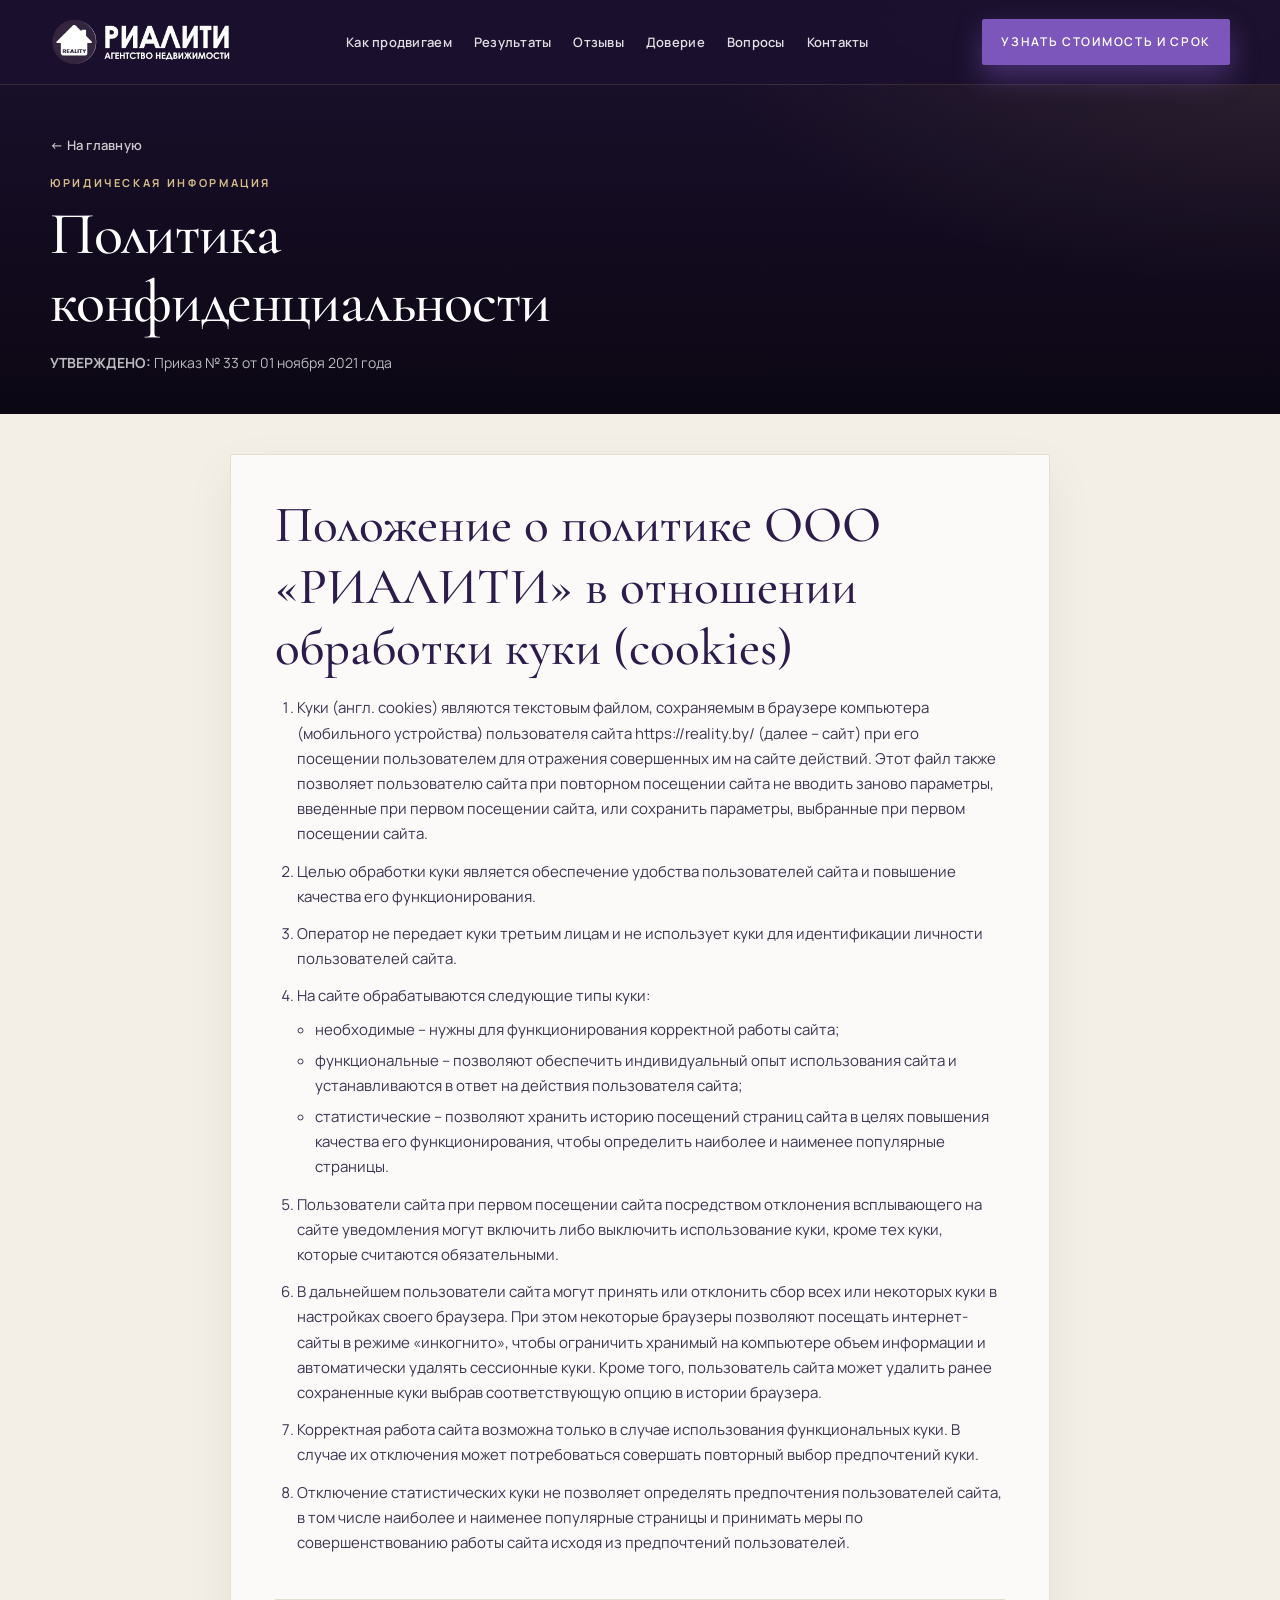
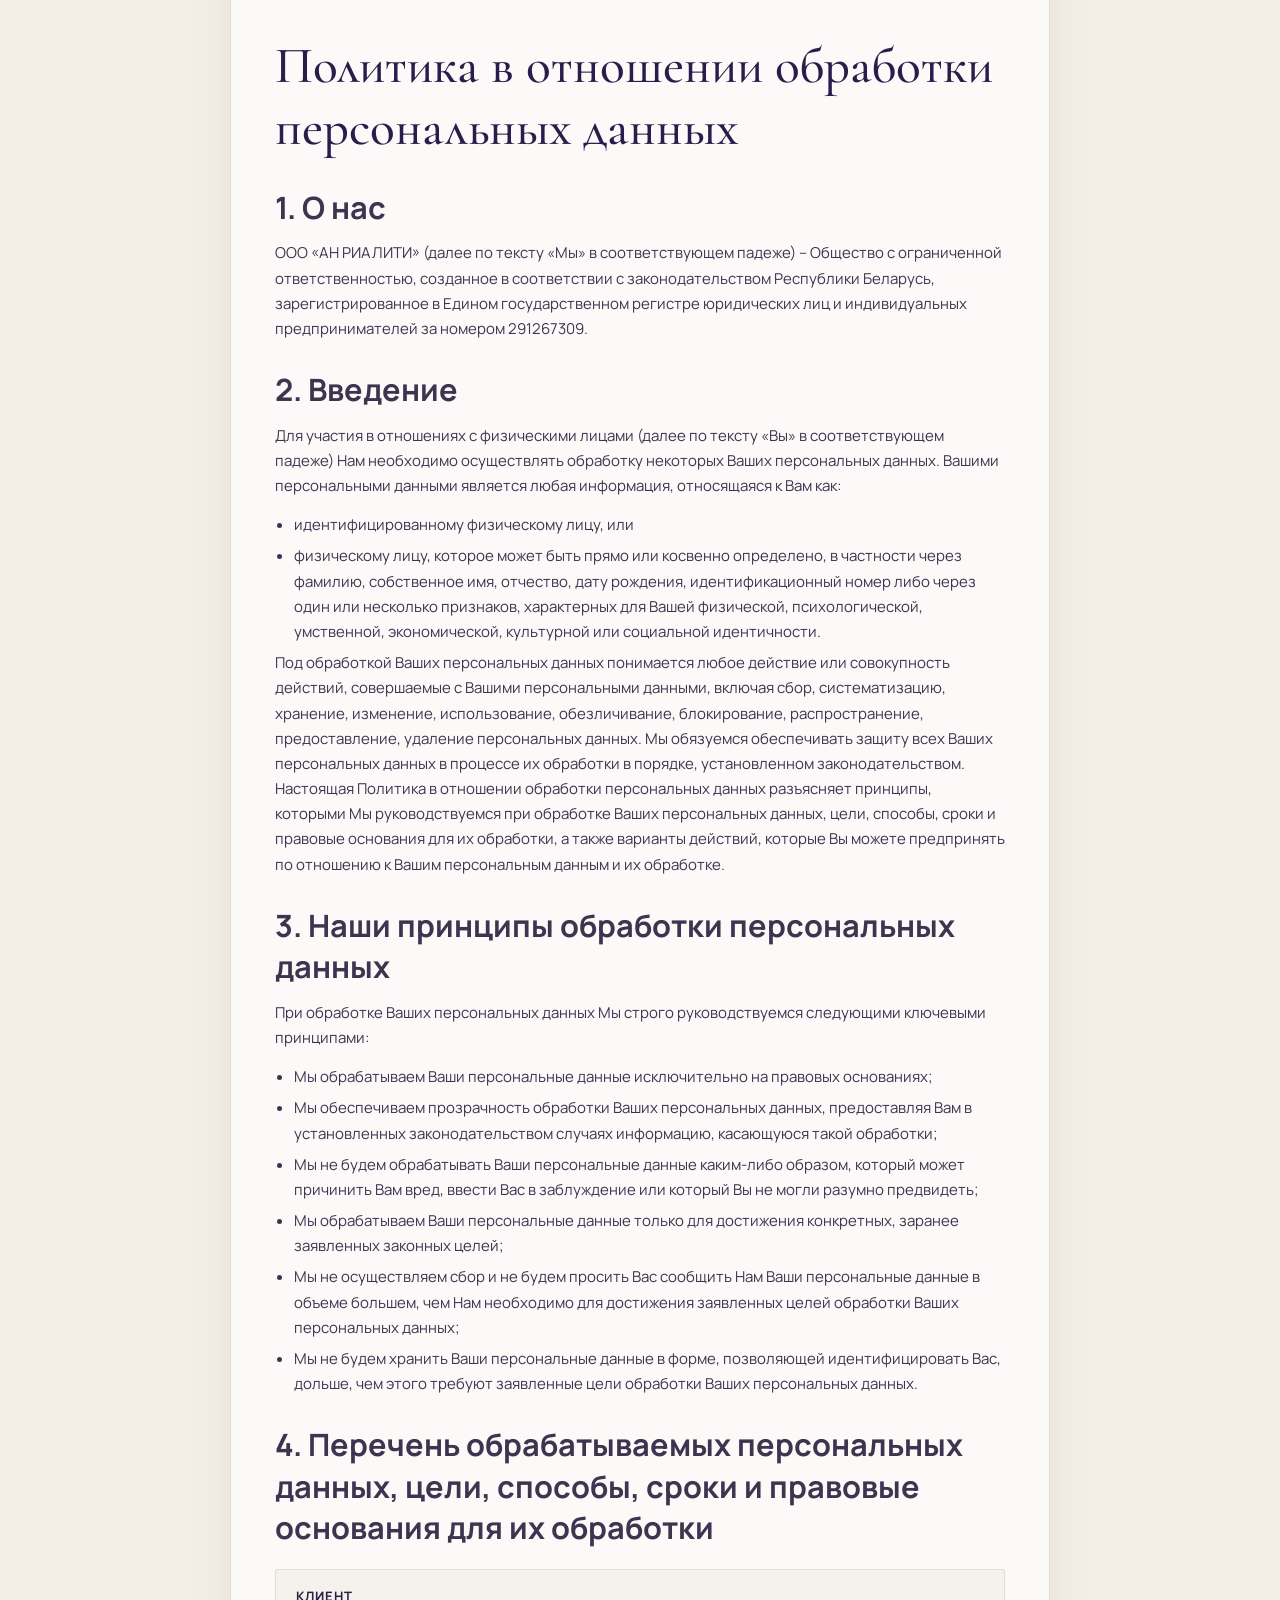
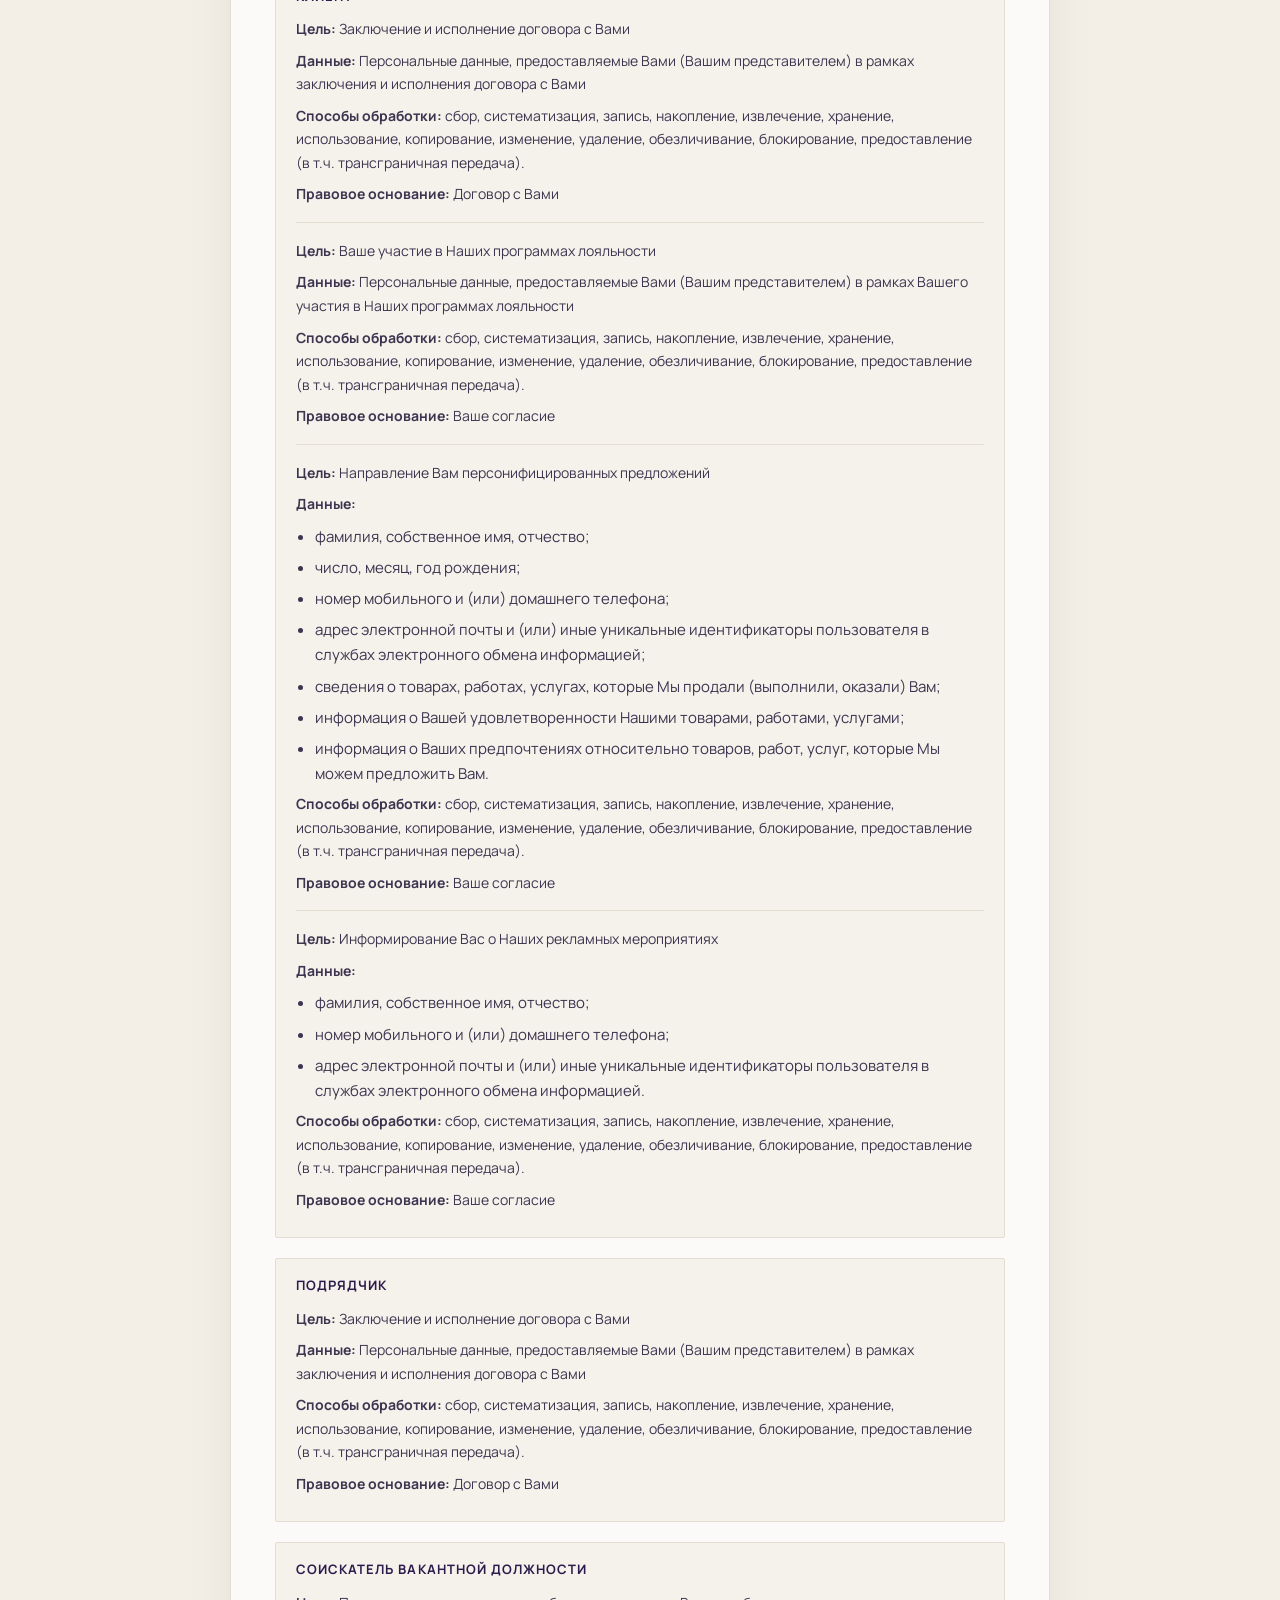
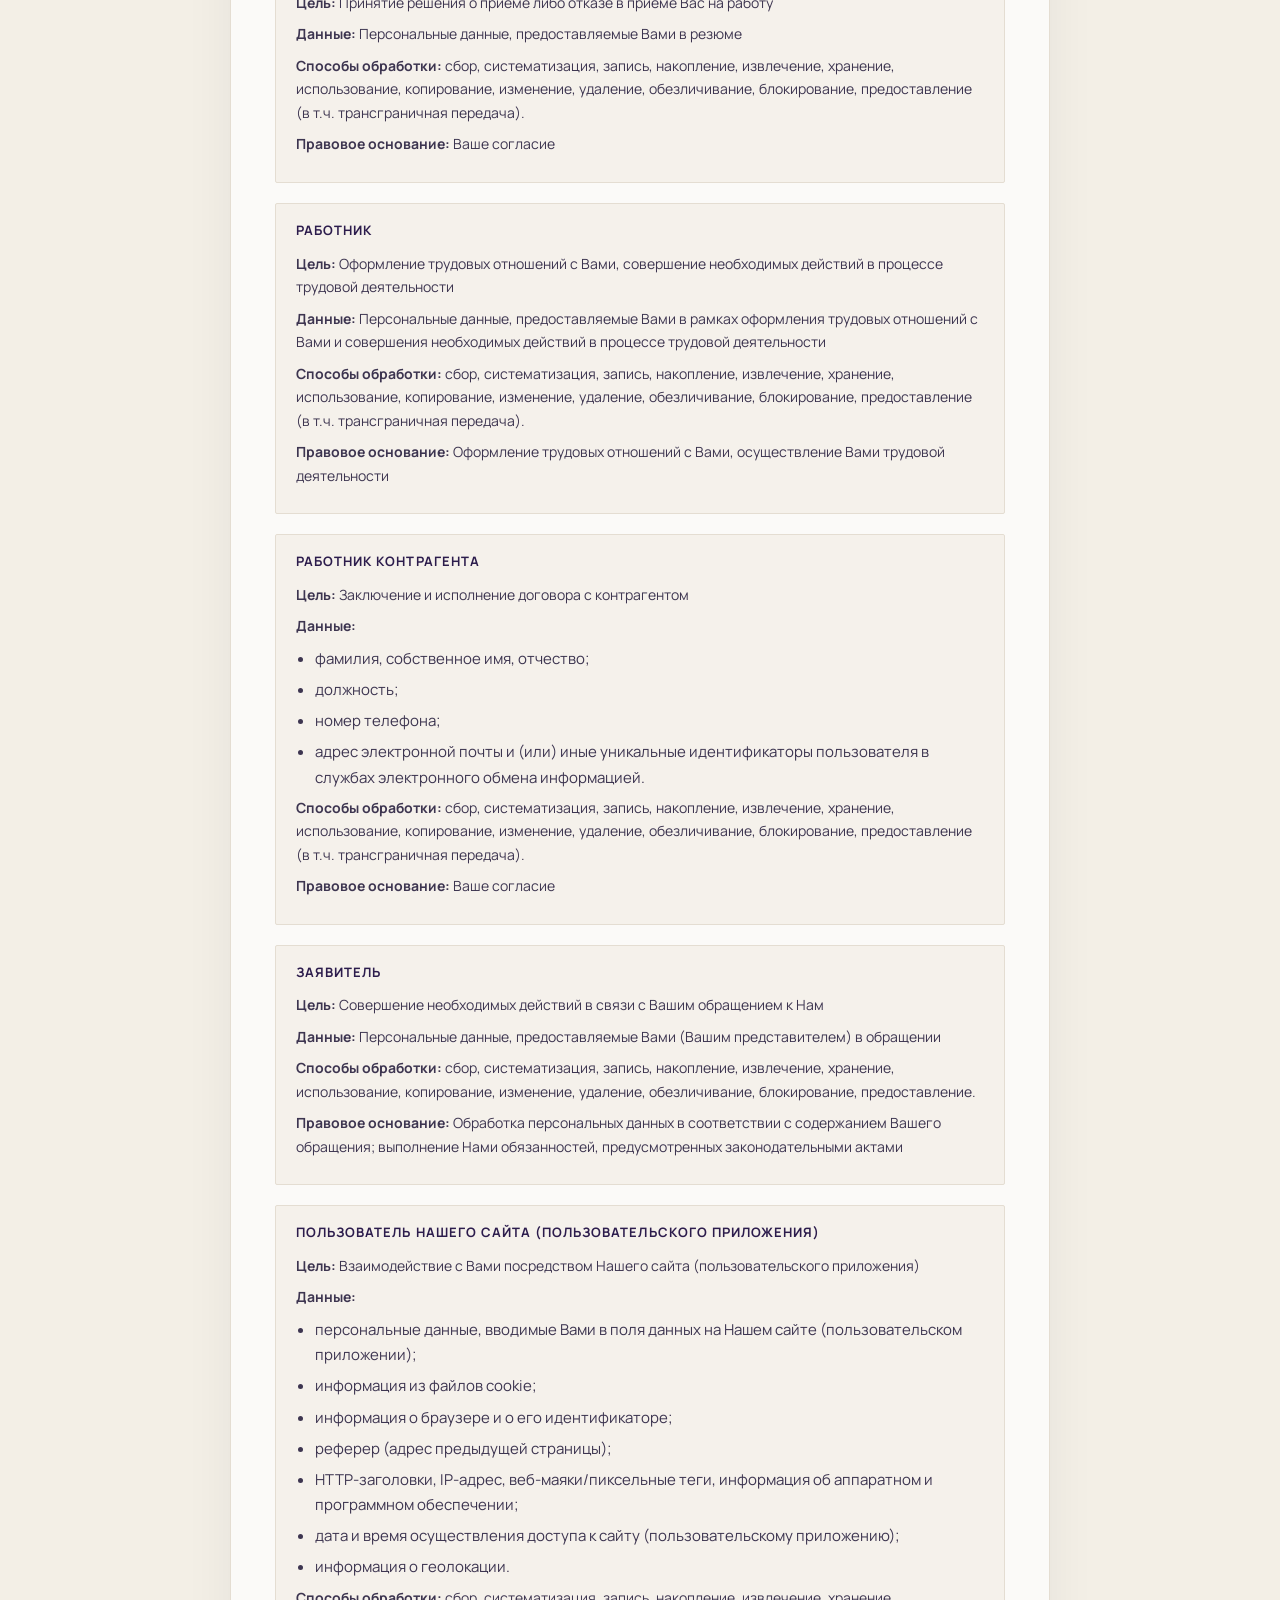
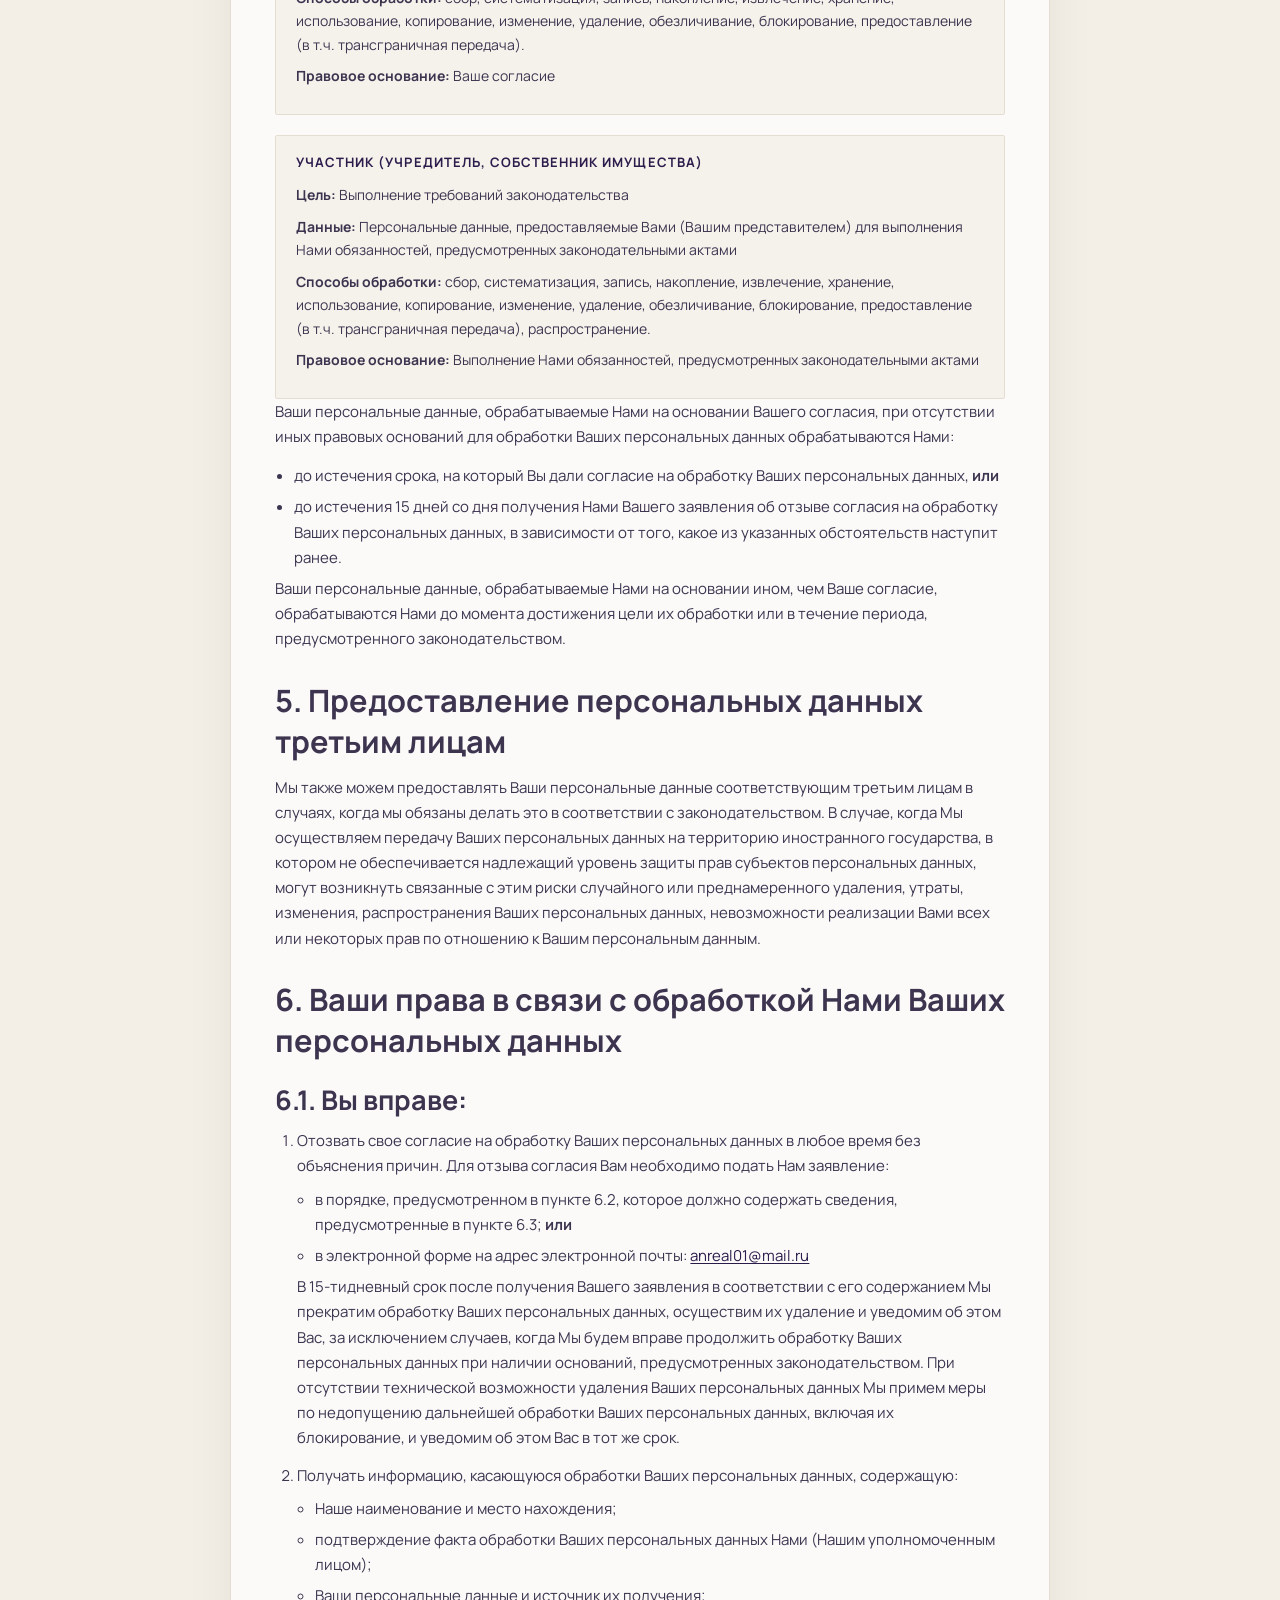
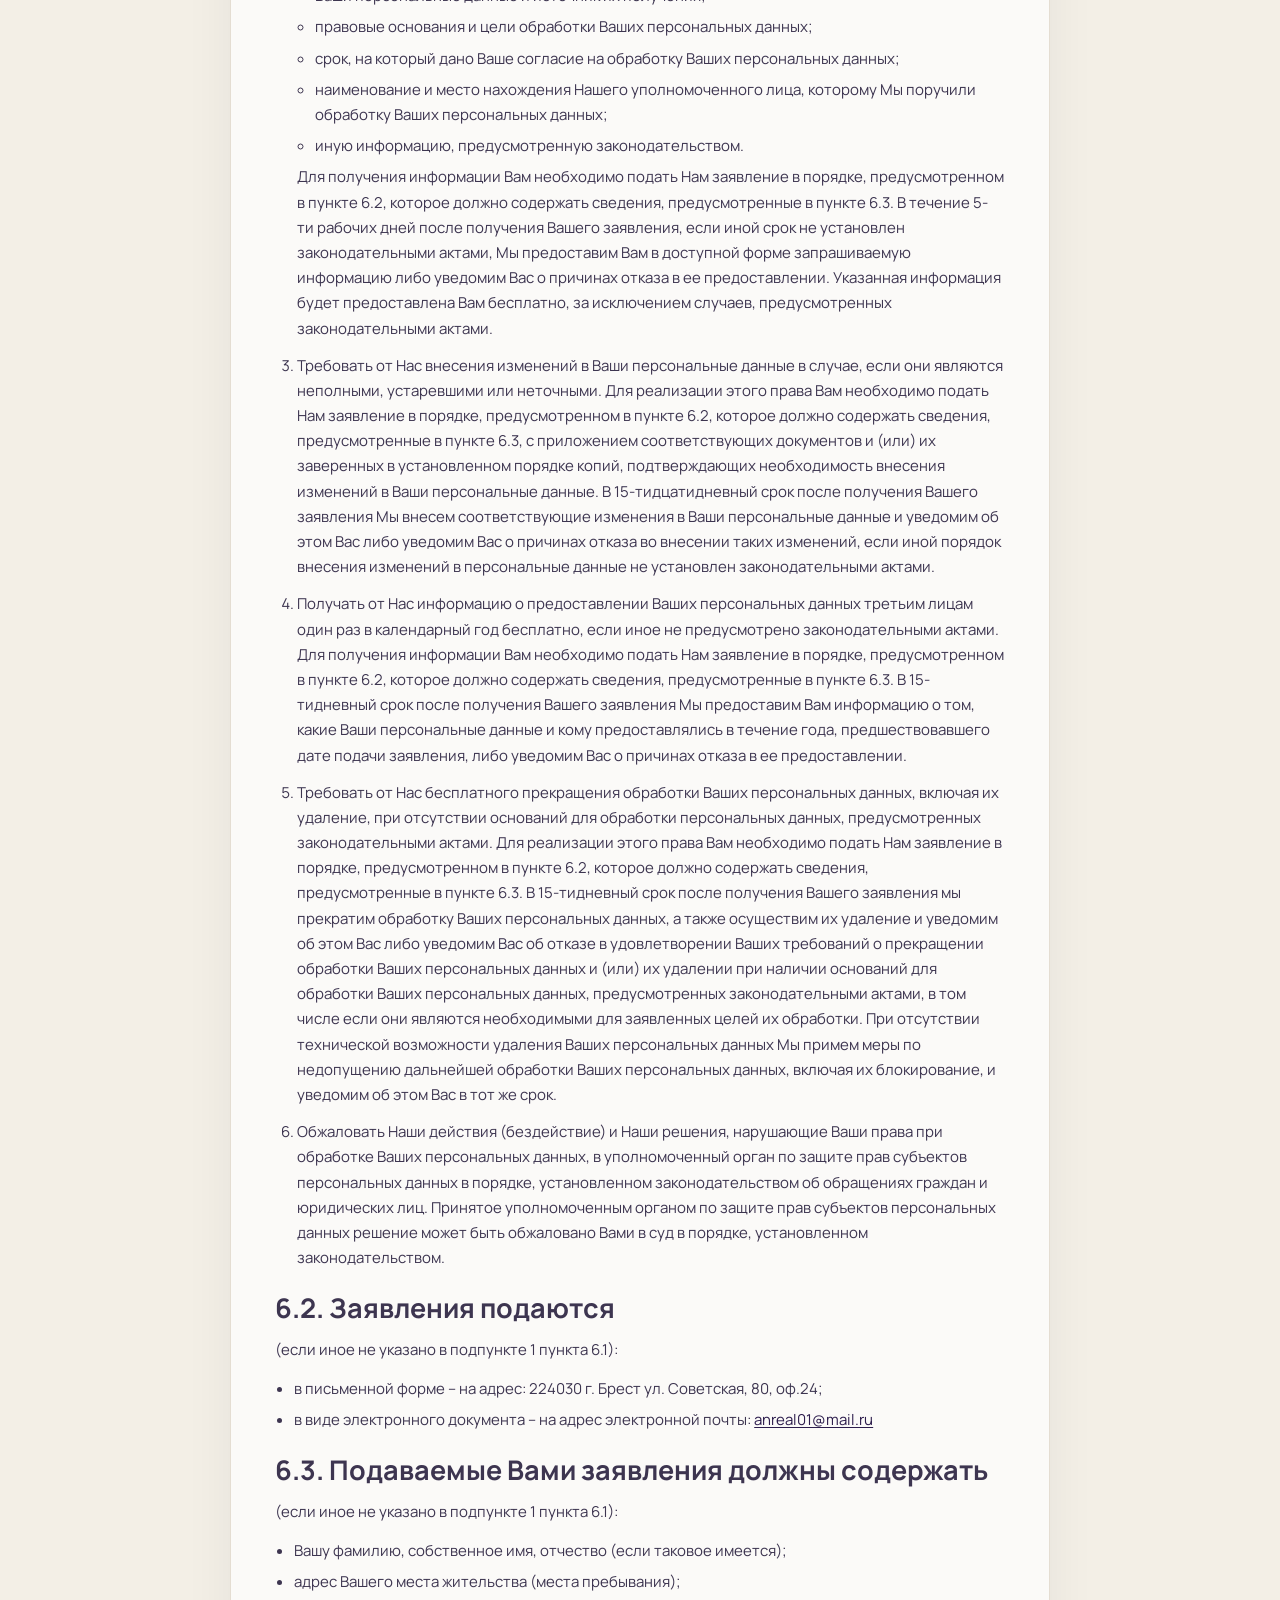
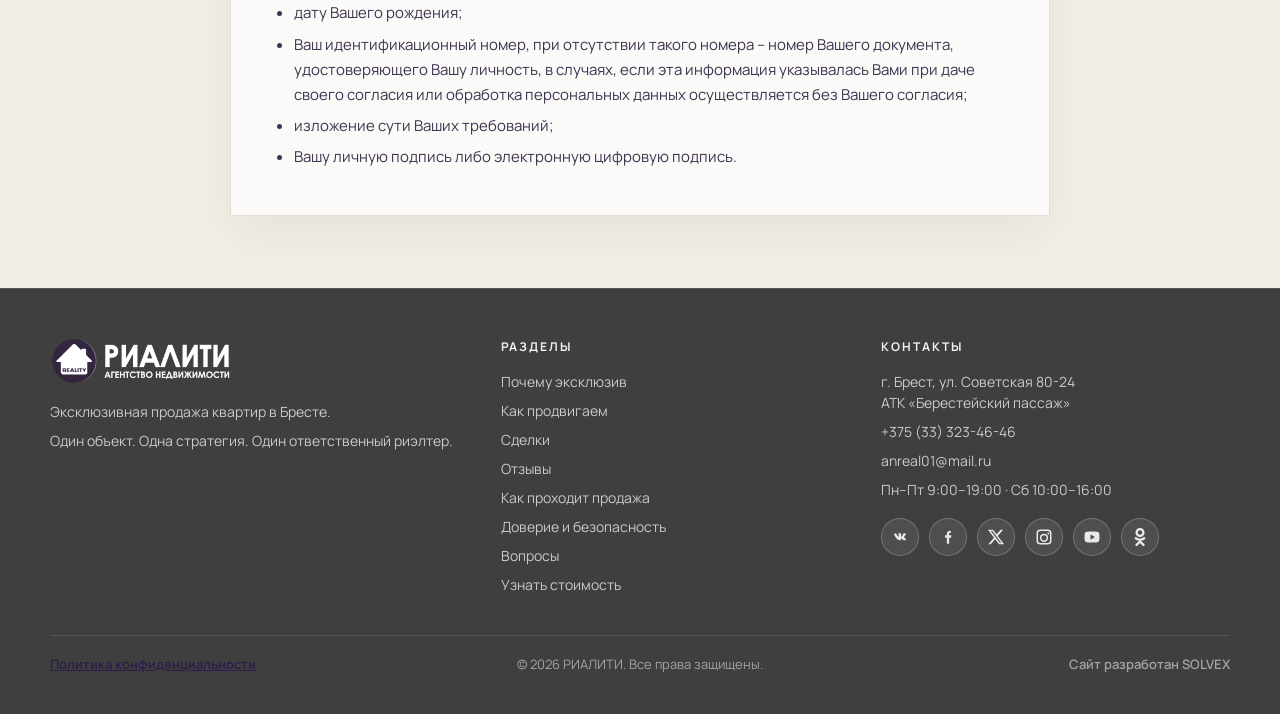
<file: agreement.html>
<!DOCTYPE html>
<html lang="ru">
<head>
  <meta charset="UTF-8">
  <meta name="viewport" content="width=device-width, initial-scale=1.0">
  <title>Политика конфиденциальности - РИАЛИТИ</title>
  <link rel="icon" type="image/png" sizes="32x32" href="imgs/favicon-32.png">
  <link rel="apple-touch-icon" sizes="180x180" href="imgs/apple-touch-icon.png">
  <link rel="preconnect" href="https://fonts.googleapis.com">
  <link rel="preconnect" href="https://fonts.gstatic.com" crossorigin>
  <link href="https://fonts.googleapis.com/css2?family=Cormorant+Garamond:ital,wght@0,400;0,500;0,600;1,400;1,500&family=Manrope:wght@400;500;600;700&display=swap" rel="stylesheet">
  <link rel="stylesheet" href="css/tokens.css?v=1.0.2">
  <link rel="stylesheet" href="css/landing.css?v=1.0.11">
  <link rel="stylesheet" href="css/legal.css?v=1.0.1">
</head>
<body class="legal-doc">
  <header class="site-header is-scrolled" id="site-header">
    <div class="wrap site-header__inner">
      <a class="logo" href="index.html">
        <img src="imgs/logs/newlogo.webp" alt="РИАЛИТИ - агентство недвижимости" width="220" height="64">
      </a>
      <div class="header-panel" id="site-nav">
        <nav class="nav">
          <a href="index.html#promo">Как продвигаем</a>
          <a href="index.html#cases">Результаты</a>
          <a href="index.html#reviews">Отзывы</a>
          <a href="index.html#trust">Доверие</a>
          <a href="index.html#faq">Вопросы</a>
          <a href="index.html#form">Контакты</a>
        </nav>
        <a class="btn btn-primary btn-sm header-cta" href="index.html#quiz">Узнать стоимость и срок</a>
      </div>
      <button class="menu-toggle" type="button" aria-expanded="false" aria-controls="site-nav" aria-label="Открыть меню">
        <span></span>
      </button>
    </div>
  </header>

  <section class="legal-hero">
    <div class="wrap">
      <a class="legal-back" href="index.html">← На главную</a>
      <p class="legal-kicker">Юридическая информация</p>
      <h1>Политика конфиденциальности</h1>
      <p class="legal-meta"><strong>УТВЕРЖДЕНО:</strong> Приказ № 33 от 01 ноября 2021 года</p>
    </div>
  </section>

  <main class="legal-main">
    <div class="wrap">
      <article class="legal-content">
      <h2>Положение о политике ООО «РИАЛИТИ» в отношении обработки куки (cookies)</h2>
      <ol>
        <li>Куки (англ. cookies) являются текстовым файлом, сохраняемым в браузере компьютера (мобильного устройства) пользователя сайта https://reality.by/ (далее – сайт) при его посещении пользователем для отражения совершенных им на сайте действий. Этот файл также позволяет пользователю сайта при повторном посещении сайта не вводить заново параметры, введенные при первом посещении сайта, или сохранить параметры, выбранные при первом посещении сайта.</li>
        <li>Целью обработки куки является обеспечение удобства пользователей сайта и повышение качества его функционирования.</li>
        <li>Оператор не передает куки третьим лицам и не использует куки для идентификации личности пользователей сайта.</li>
        <li>На сайте обрабатываются следующие типы куки:
          <ul>
            <li>необходимые – нужны для функционирования корректной работы сайта;</li>
            <li>функциональные – позволяют обеспечить индивидуальный опыт использования сайта и устанавливаются в ответ на действия пользователя сайта;</li>
            <li>статистические – позволяют хранить историю посещений страниц сайта в целях повышения качества его функционирования, чтобы определить наиболее и наименее популярные страницы.</li>
          </ul>
        </li>
        <li>Пользователи сайта при первом посещении сайта посредством отклонения всплывающего на сайте уведомления могут включить либо выключить использование куки, кроме тех куки, которые считаются обязательными.</li>
        <li>В дальнейшем пользователи сайта могут принять или отклонить сбор всех или некоторых куки в настройках своего браузера. При этом некоторые браузеры позволяют посещать интернет-сайты в режиме «инкогнито», чтобы ограничить хранимый на компьютере объем информации и автоматически удалять сессионные куки. Кроме того, пользователь сайта может удалить ранее сохраненные куки выбрав соответствующую опцию в истории браузера.</li>
        <li>Корректная работа сайта возможна только в случае использования функциональных куки. В случае их отключения может потребоваться совершать повторный выбор предпочтений куки.</li>
        <li>Отключение статистических куки не позволяет определять предпочтения пользователей сайта, в том числе наиболее и наименее популярные страницы и принимать меры по совершенствованию работы сайта исходя из предпочтений пользователей.</li>
      </ol>

      <h2>Политика в отношении обработки персональных данных</h2>

      <h3>1. О нас</h3>
      <p>ООО «АН РИАЛИТИ» (далее по тексту «Мы» в соответствующем падеже) – Общество с ограниченной ответственностью, созданное в соответствии с законодательством Республики Беларусь, зарегистрированное в Едином государственном регистре юридических лиц и индивидуальных предпринимателей за номером 291267309.</p>

      <h3>2. Введение</h3>
      <p>Для участия в отношениях с физическими лицами (далее по тексту «Вы» в соответствующем падеже) Нам необходимо осуществлять обработку некоторых Ваших персональных данных. Вашими персональными данными является любая информация, относящаяся к Вам как:</p>
      <ul>
        <li>идентифицированному физическому лицу, или</li>
        <li>физическому лицу, которое может быть прямо или косвенно определено, в частности через фамилию, собственное имя, отчество, дату рождения, идентификационный номер либо через один или несколько признаков, характерных для Вашей физической, психологической, умственной, экономической, культурной или социальной идентичности.</li>
      </ul>
      <p>Под обработкой Ваших персональных данных понимается любое действие или совокупность действий, совершаемые с Вашими персональными данными, включая сбор, систематизацию, хранение, изменение, использование, обезличивание, блокирование, распространение, предоставление, удаление персональных данных. Мы обязуемся обеспечивать защиту всех Ваших персональных данных в процессе их обработки в порядке, установленном законодательством. Настоящая Политика в отношении обработки персональных данных разъясняет принципы, которыми Мы руководствуемся при обработке Ваших персональных данных, цели, способы, сроки и правовые основания для их обработки, а также варианты действий, которые Вы можете предпринять по отношению к Вашим персональным данным и их обработке.</p>

      <h3>3. Наши принципы обработки персональных данных</h3>
      <p>При обработке Ваших персональных данных Мы строго руководствуемся следующими ключевыми принципами:</p>
      <ul>
        <li>Мы обрабатываем Ваши персональные данные исключительно на правовых основаниях;</li>
        <li>Мы обеспечиваем прозрачность обработки Ваших персональных данных, предоставляя Вам в установленных законодательством случаях информацию, касающуюся такой обработки;</li>
        <li>Мы не будем обрабатывать Ваши персональные данные каким-либо образом, который может причинить Вам вред, ввести Вас в заблуждение или который Вы не могли разумно предвидеть;</li>
        <li>Мы обрабатываем Ваши персональные данные только для достижения конкретных, заранее заявленных законных целей;</li>
        <li>Мы не осуществляем сбор и не будем просить Вас сообщить Нам Ваши персональные данные в объеме большем, чем Нам необходимо для достижения заявленных целей обработки Ваших персональных данных;</li>
        <li>Мы не будем хранить Ваши персональные данные в форме, позволяющей идентифицировать Вас, дольше, чем этого требуют заявленные цели обработки Ваших персональных данных.</li>
      </ul>

      <h3>4. Перечень обрабатываемых персональных данных, цели, способы, сроки и правовые основания для их обработки</h3>

      <div class="legal-category">
        <h4>Клиент</h4>
        <div class="legal-entry">
          <p><strong>Цель:</strong> Заключение и исполнение договора с Вами</p>
          <p><strong>Данные:</strong> Персональные данные, предоставляемые Вами (Вашим представителем) в рамках заключения и исполнения договора с Вами</p>
          <p class="legal-methods"><strong>Способы обработки:</strong> сбор, систематизация, запись, накопление, извлечение, хранение, использование, копирование, изменение, удаление, обезличивание, блокирование, предоставление (в т.ч. трансграничная передача).</p>
          <p><strong>Правовое основание:</strong> Договор с Вами</p>
        </div>
        <div class="legal-entry">
          <p><strong>Цель:</strong> Ваше участие в Наших программах лояльности</p>
          <p><strong>Данные:</strong> Персональные данные, предоставляемые Вами (Вашим представителем) в рамках Вашего участия в Наших программах лояльности</p>
          <p class="legal-methods"><strong>Способы обработки:</strong> сбор, систематизация, запись, накопление, извлечение, хранение, использование, копирование, изменение, удаление, обезличивание, блокирование, предоставление (в т.ч. трансграничная передача).</p>
          <p><strong>Правовое основание:</strong> Ваше согласие</p>
        </div>
        <div class="legal-entry">
          <p><strong>Цель:</strong> Направление Вам персонифицированных предложений</p>
          <p><strong>Данные:</strong></p>
          <ul>
            <li>фамилия, собственное имя, отчество;</li>
            <li>число, месяц, год рождения;</li>
            <li>номер мобильного и (или) домашнего телефона;</li>
            <li>адрес электронной почты и (или) иные уникальные идентификаторы пользователя в службах электронного обмена информацией;</li>
            <li>сведения о товарах, работах, услугах, которые Мы продали (выполнили, оказали) Вам;</li>
            <li>информация о Вашей удовлетворенности Нашими товарами, работами, услугами;</li>
            <li>информация о Ваших предпочтениях относительно товаров, работ, услуг, которые Мы можем предложить Вам.</li>
          </ul>
          <p class="legal-methods"><strong>Способы обработки:</strong> сбор, систематизация, запись, накопление, извлечение, хранение, использование, копирование, изменение, удаление, обезличивание, блокирование, предоставление (в т.ч. трансграничная передача).</p>
          <p><strong>Правовое основание:</strong> Ваше согласие</p>
        </div>
        <div class="legal-entry">
          <p><strong>Цель:</strong> Информирование Вас о Наших рекламных мероприятиях</p>
          <p><strong>Данные:</strong></p>
          <ul>
            <li>фамилия, собственное имя, отчество;</li>
            <li>номер мобильного и (или) домашнего телефона;</li>
            <li>адрес электронной почты и (или) иные уникальные идентификаторы пользователя в службах электронного обмена информацией.</li>
          </ul>
          <p class="legal-methods"><strong>Способы обработки:</strong> сбор, систематизация, запись, накопление, извлечение, хранение, использование, копирование, изменение, удаление, обезличивание, блокирование, предоставление (в т.ч. трансграничная передача).</p>
          <p><strong>Правовое основание:</strong> Ваше согласие</p>
        </div>
      </div>

      <div class="legal-category">
        <h4>Подрядчик</h4>
        <div class="legal-entry">
          <p><strong>Цель:</strong> Заключение и исполнение договора с Вами</p>
          <p><strong>Данные:</strong> Персональные данные, предоставляемые Вами (Вашим представителем) в рамках заключения и исполнения договора с Вами</p>
          <p class="legal-methods"><strong>Способы обработки:</strong> сбор, систематизация, запись, накопление, извлечение, хранение, использование, копирование, изменение, удаление, обезличивание, блокирование, предоставление (в т.ч. трансграничная передача).</p>
          <p><strong>Правовое основание:</strong> Договор с Вами</p>
        </div>
      </div>

      <div class="legal-category">
        <h4>Соискатель вакантной должности</h4>
        <div class="legal-entry">
          <p><strong>Цель:</strong> Принятие решения о приеме либо отказе в приеме Вас на работу</p>
          <p><strong>Данные:</strong> Персональные данные, предоставляемые Вами в резюме</p>
          <p class="legal-methods"><strong>Способы обработки:</strong> сбор, систематизация, запись, накопление, извлечение, хранение, использование, копирование, изменение, удаление, обезличивание, блокирование, предоставление (в т.ч. трансграничная передача).</p>
          <p><strong>Правовое основание:</strong> Ваше согласие</p>
        </div>
      </div>

      <div class="legal-category">
        <h4>Работник</h4>
        <div class="legal-entry">
          <p><strong>Цель:</strong> Оформление трудовых отношений с Вами, совершение необходимых действий в процессе трудовой деятельности</p>
          <p><strong>Данные:</strong> Персональные данные, предоставляемые Вами в рамках оформления трудовых отношений с Вами и совершения необходимых действий в процессе трудовой деятельности</p>
          <p class="legal-methods"><strong>Способы обработки:</strong> сбор, систематизация, запись, накопление, извлечение, хранение, использование, копирование, изменение, удаление, обезличивание, блокирование, предоставление (в т.ч. трансграничная передача).</p>
          <p><strong>Правовое основание:</strong> Оформление трудовых отношений с Вами, осуществление Вами трудовой деятельности</p>
        </div>
      </div>

      <div class="legal-category">
        <h4>Работник контрагента</h4>
        <div class="legal-entry">
          <p><strong>Цель:</strong> Заключение и исполнение договора с контрагентом</p>
          <p><strong>Данные:</strong></p>
          <ul>
            <li>фамилия, собственное имя, отчество;</li>
            <li>должность;</li>
            <li>номер телефона;</li>
            <li>адрес электронной почты и (или) иные уникальные идентификаторы пользователя в службах электронного обмена информацией.</li>
          </ul>
          <p class="legal-methods"><strong>Способы обработки:</strong> сбор, систематизация, запись, накопление, извлечение, хранение, использование, копирование, изменение, удаление, обезличивание, блокирование, предоставление (в т.ч. трансграничная передача).</p>
          <p><strong>Правовое основание:</strong> Ваше согласие</p>
        </div>
      </div>

      <div class="legal-category">
        <h4>Заявитель</h4>
        <div class="legal-entry">
          <p><strong>Цель:</strong> Совершение необходимых действий в связи с Вашим обращением к Нам</p>
          <p><strong>Данные:</strong> Персональные данные, предоставляемые Вами (Вашим представителем) в обращении</p>
          <p class="legal-methods"><strong>Способы обработки:</strong> сбор, систематизация, запись, накопление, извлечение, хранение, использование, копирование, изменение, удаление, обезличивание, блокирование, предоставление.</p>
          <p><strong>Правовое основание:</strong> Обработка персональных данных в соответствии с содержанием Вашего обращения; выполнение Нами обязанностей, предусмотренных законодательными актами</p>
        </div>
      </div>

      <div class="legal-category">
        <h4>Пользователь нашего сайта (пользовательского приложения)</h4>
        <div class="legal-entry">
          <p><strong>Цель:</strong> Взаимодействие с Вами посредством Нашего сайта (пользовательского приложения)</p>
          <p><strong>Данные:</strong></p>
          <ul>
            <li>персональные данные, вводимые Вами в поля данных на Нашем сайте (пользовательском приложении);</li>
            <li>информация из файлов cookie;</li>
            <li>информация о браузере и о его идентификаторе;</li>
            <li>реферер (адрес предыдущей страницы);</li>
            <li>HTTP-заголовки, IP-адрес, веб-маяки/пиксельные теги, информация об аппаратном и программном обеспечении;</li>
            <li>дата и время осуществления доступа к сайту (пользовательскому приложению);</li>
            <li>информация о геолокации.</li>
          </ul>
          <p class="legal-methods"><strong>Способы обработки:</strong> сбор, систематизация, запись, накопление, извлечение, хранение, использование, копирование, изменение, удаление, обезличивание, блокирование, предоставление (в т.ч. трансграничная передача).</p>
          <p><strong>Правовое основание:</strong> Ваше согласие</p>
        </div>
      </div>

      <div class="legal-category">
        <h4>Участник (учредитель, собственник имущества)</h4>
        <div class="legal-entry">
          <p><strong>Цель:</strong> Выполнение требований законодательства</p>
          <p><strong>Данные:</strong> Персональные данные, предоставляемые Вами (Вашим представителем) для выполнения Нами обязанностей, предусмотренных законодательными актами</p>
          <p class="legal-methods"><strong>Способы обработки:</strong> сбор, систематизация, запись, накопление, извлечение, хранение, использование, копирование, изменение, удаление, обезличивание, блокирование, предоставление (в т.ч. трансграничная передача), распространение.</p>
          <p><strong>Правовое основание:</strong> Выполнение Нами обязанностей, предусмотренных законодательными актами</p>
        </div>
      </div>

      <p>Ваши персональные данные, обрабатываемые Нами на основании Вашего согласия, при отсутствии иных правовых оснований для обработки Ваших персональных данных обрабатываются Нами:</p>
      <ul>
        <li>до истечения срока, на который Вы дали согласие на обработку Ваших персональных данных, <strong>или</strong></li>
        <li>до истечения 15 дней со дня получения Нами Вашего заявления об отзыве согласия на обработку Ваших персональных данных, в зависимости от того, какое из указанных обстоятельств наступит ранее.</li>
      </ul>
      <p>Ваши персональные данные, обрабатываемые Нами на основании ином, чем Ваше согласие, обрабатываются Нами до момента достижения цели их обработки или в течение периода, предусмотренного законодательством.</p>

      <h3>5. Предоставление персональных данных третьим лицам</h3>
      <p>Мы также можем предоставлять Ваши персональные данные соответствующим третьим лицам в случаях, когда мы обязаны делать это в соответствии с законодательством. В случае, когда Мы осуществляем передачу Ваших персональных данных на территорию иностранного государства, в котором не обеспечивается надлежащий уровень защиты прав субъектов персональных данных, могут возникнуть связанные с этим риски случайного или преднамеренного удаления, утраты, изменения, распространения Ваших персональных данных, невозможности реализации Вами всех или некоторых прав по отношению к Вашим персональным данным.</p>

      <h3>6. Ваши права в связи с обработкой Нами Ваших персональных данных</h3>

      <h4>6.1. Вы вправе:</h4>
      <ol>
        <li>Отозвать свое согласие на обработку Ваших персональных данных в любое время без объяснения причин. Для отзыва согласия Вам необходимо подать Нам заявление:
          <ul>
            <li>в порядке, предусмотренном в пункте 6.2, которое должно содержать сведения, предусмотренные в пункте 6.3; <strong>или</strong></li>
            <li>в электронной форме на адрес электронной почты: <a href="mailto:anreal01@mail.ru">anreal01@mail.ru</a></li>
          </ul>
          В 15-тидневный срок после получения Вашего заявления в соответствии с его содержанием Мы прекратим обработку Ваших персональных данных, осуществим их удаление и уведомим об этом Вас, за исключением случаев, когда Мы будем вправе продолжить обработку Ваших персональных данных при наличии оснований, предусмотренных законодательством. При отсутствии технической возможности удаления Ваших персональных данных Мы примем меры по недопущению дальнейшей обработки Ваших персональных данных, включая их блокирование, и уведомим об этом Вас в тот же срок.
        </li>
        <li>Получать информацию, касающуюся обработки Ваших персональных данных, содержащую:
          <ul>
            <li>Наше наименование и место нахождения;</li>
            <li>подтверждение факта обработки Ваших персональных данных Нами (Нашим уполномоченным лицом);</li>
            <li>Ваши персональные данные и источник их получения;</li>
            <li>правовые основания и цели обработки Ваших персональных данных;</li>
            <li>срок, на который дано Ваше согласие на обработку Ваших персональных данных;</li>
            <li>наименование и место нахождения Нашего уполномоченного лица, которому Мы поручили обработку Ваших персональных данных;</li>
            <li>иную информацию, предусмотренную законодательством.</li>
          </ul>
          Для получения информации Вам необходимо подать Нам заявление в порядке, предусмотренном в пункте 6.2, которое должно содержать сведения, предусмотренные в пункте 6.3. В течение 5-ти рабочих дней после получения Вашего заявления, если иной срок не установлен законодательными актами, Мы предоставим Вам в доступной форме запрашиваемую информацию либо уведомим Вас о причинах отказа в ее предоставлении. Указанная информация будет предоставлена Вам бесплатно, за исключением случаев, предусмотренных законодательными актами.
        </li>
        <li>Требовать от Нас внесения изменений в Ваши персональные данные в случае, если они являются неполными, устаревшими или неточными. Для реализации этого права Вам необходимо подать Нам заявление в порядке, предусмотренном в пункте 6.2, которое должно содержать сведения, предусмотренные в пункте 6.3, с приложением соответствующих документов и (или) их заверенных в установленном порядке копий, подтверждающих необходимость внесения изменений в Ваши персональные данные. В 15-тидцатидневный срок после получения Вашего заявления Мы внесем соответствующие изменения в Ваши персональные данные и уведомим об этом Вас либо уведомим Вас о причинах отказа во внесении таких изменений, если иной порядок внесения изменений в персональные данные не установлен законодательными актами.</li>
        <li>Получать от Нас информацию о предоставлении Ваших персональных данных третьим лицам один раз в календарный год бесплатно, если иное не предусмотрено законодательными актами. Для получения информации Вам необходимо подать Нам заявление в порядке, предусмотренном в пункте 6.2, которое должно содержать сведения, предусмотренные в пункте 6.3. В 15-тидневный срок после получения Вашего заявления Мы предоставим Вам информацию о том, какие Ваши персональные данные и кому предоставлялись в течение года, предшествовавшего дате подачи заявления, либо уведомим Вас о причинах отказа в ее предоставлении.</li>
        <li>Требовать от Нас бесплатного прекращения обработки Ваших персональных данных, включая их удаление, при отсутствии оснований для обработки персональных данных, предусмотренных законодательными актами. Для реализации этого права Вам необходимо подать Нам заявление в порядке, предусмотренном в пункте 6.2, которое должно содержать сведения, предусмотренные в пункте 6.3. В 15-тидневный срок после получения Вашего заявления мы прекратим обработку Ваших персональных данных, а также осуществим их удаление и уведомим об этом Вас либо уведомим Вас об отказе в удовлетворении Ваших требований о прекращении обработки Ваших персональных данных и (или) их удалении при наличии оснований для обработки Ваших персональных данных, предусмотренных законодательными актами, в том числе если они являются необходимыми для заявленных целей их обработки. При отсутствии технической возможности удаления Ваших персональных данных Мы примем меры по недопущению дальнейшей обработки Ваших персональных данных, включая их блокирование, и уведомим об этом Вас в тот же срок.</li>
        <li>Обжаловать Наши действия (бездействие) и Наши решения, нарушающие Ваши права при обработке Ваших персональных данных, в уполномоченный орган по защите прав субъектов персональных данных в порядке, установленном законодательством об обращениях граждан и юридических лиц. Принятое уполномоченным органом по защите прав субъектов персональных данных решение может быть обжаловано Вами в суд в порядке, установленном законодательством.</li>
      </ol>

      <h4>6.2. Заявления подаются</h4>
      <p>(если иное не указано в подпункте 1 пункта 6.1):</p>
      <ul>
        <li>в письменной форме – на адрес: 224030 г. Брест ул. Советская, 80, оф.24;</li>
        <li>в виде электронного документа – на адрес электронной почты: <a href="mailto:anreal01@mail.ru">anreal01@mail.ru</a></li>
      </ul>

      <h4>6.3. Подаваемые Вами заявления должны содержать</h4>
      <p>(если иное не указано в подпункте 1 пункта 6.1):</p>
      <ul>
        <li>Вашу фамилию, собственное имя, отчество (если таковое имеется);</li>
        <li>адрес Вашего места жительства (места пребывания);</li>
        <li>дату Вашего рождения;</li>
        <li>Ваш идентификационный номер, при отсутствии такого номера – номер Вашего документа, удостоверяющего Вашу личность, в случаях, если эта информация указывалась Вами при даче своего согласия или обработка персональных данных осуществляется без Вашего согласия;</li>
        <li>изложение сути Ваших требований;</li>
        <li>Вашу личную подпись либо электронную цифровую подпись.</li>
      </ul>
      </article>
    </div>
  </main>

  <footer class="site-footer">
    <div class="wrap">
      <div class="footer-grid">
        <div class="footer-col">
          <a class="logo logo--on-light" href="index.html">
            <img src="imgs/logs/newlogo.webp" alt="РИАЛИТИ - агентство недвижимости" width="220" height="64">
          </a>
          <p>Эксклюзивная продажа квартир в Бресте.</p>
          <p>Один объект. Одна стратегия. Один ответственный риэлтер.</p>
        </div>
        <nav class="footer-col" aria-label="Разделы">
          <h3>Разделы</h3>
          <a href="index.html#why">Почему эксклюзив</a>
          <a href="index.html#promo">Как продвигаем</a>
          <a href="index.html#cases">Сделки</a>
          <a href="index.html#reviews">Отзывы</a>
          <a href="index.html#process">Как проходит продажа</a>
          <a href="index.html#trust">Доверие и безопасность</a>
          <a href="index.html#faq">Вопросы</a>
          <a href="index.html#form">Узнать стоимость</a>
        </nav>
        <div class="footer-col">
          <h3>Контакты</h3>
          <p>г. Брест, ул. Советская 80-24<br>АТК «Берестейский пассаж»</p>
          <p><a href="tel:+375333234646">+375 (33) 323-46-46</a></p>
          <p><a href="mailto:anreal01@mail.ru">anreal01@mail.ru</a></p>
          <p>Пн–Пт 9:00–19:00 · Сб 10:00–16:00</p>
          <div class="footer-social" aria-label="Социальные сети">
            <a href="https://vk.ru/realitybrest" target="_blank" rel="noopener noreferrer" aria-label="ВКонтакте">
              <svg viewBox="0 0 24 24" width="18" height="18" aria-hidden="true"><path fill="currentColor" d="M12.785 16.241s.288-.032.436-.194c.136-.148.132-.427.132-.427s-.02-1.304.587-1.496c.598-.187 1.364 1.258 2.177 1.814.615.422 1.082.329 1.082.329l2.171-.03s1.135-.071.597-.965c-.044-.073-.314-.66-1.618-1.865-1.366-1.263-1.183-1.058.462-3.241.998-1.332 1.397-2.145 1.272-2.493-.118-.332-.848-.244-.848-.244l-2.451.015s-.182-.025-.317.056c-.132.079-.216.262-.216.262s-.387 1.033-.902 1.912c-1.086 1.847-1.521 1.945-1.699 1.831-.413-.267-.31-1.073-.31-1.644 0-1.787.271-2.533-.529-2.724-.266-.064-.461-.106-1.141-.113-.872-.009-1.609.003-2.026.208-.278.136-.492.44-.362.458.161.022.526.098.719.36.25.337.241 1.094.241 1.094s.144 2.11-.336 2.373c-.33.18-.783-.187-1.754-1.865-.497-.855-.872-1.801-.872-1.801s-.072-.177-.201-.272c-.156-.115-.373-.151-.373-.151l-2.331.015s-.35.01-.479.161c-.115.135-.009.414-.009.414s1.816 4.259 3.874 6.405c1.886 1.968 4.032 1.838 4.032 1.838h.973z"/></svg>
            </a>
            <a href="https://www.facebook.com/anreal.by" target="_blank" rel="noopener noreferrer" aria-label="Facebook">
              <svg viewBox="0 0 24 24" width="18" height="18" aria-hidden="true"><path fill="currentColor" d="M13.5 9.5V7.7c0-.8.17-1.3 1.37-1.3H16V3.9h-2.1c-2.5 0-3.4 1.2-3.4 3.3v2.3H8v3.4h2.5V21h3V12.9h2.6l.4-3.4H13.5z"/></svg>
            </a>
            <a href="https://x.com/RealityBrest" target="_blank" rel="noopener noreferrer" aria-label="X">
              <svg viewBox="0 0 24 24" width="18" height="18" aria-hidden="true"><path fill="currentColor" d="M18.244 2.25h3.308l-7.227 8.26 8.502 11.24H16.17l-5.214-6.817L4.99 21.75H1.68l7.73-8.835L1.254 2.25H8.08l4.713 6.231 5.451-6.231zm-1.161 17.52h1.833L7.084 4.126H5.117L17.083 19.77z"/></svg>
            </a>
            <a href="https://www.instagram.com/reality_brest/" target="_blank" rel="noopener noreferrer" aria-label="Instagram">
              <svg viewBox="0 0 24 24" width="18" height="18" aria-hidden="true"><path fill="currentColor" d="M7 2h10a5 5 0 0 1 5 5v10a5 5 0 0 1-5 5H7a5 5 0 0 1-5-5V7a5 5 0 0 1 5-5zm0 2a3 3 0 0 0-3 3v10a3 3 0 0 0 3 3h10a3 3 0 0 0 3-3V7a3 3 0 0 0-3-3H7zm5 3.5A5.5 5.5 0 1 1 6.5 13 5.5 5.5 0 0 1 12 7.5zm0 2A3.5 3.5 0 1 0 15.5 13 3.5 3.5 0 0 0 12 9.5zM17.75 6a1.25 1.25 0 1 1-1.25 1.25A1.25 1.25 0 0 1 17.75 6z"/></svg>
            </a>
            <a href="https://www.youtube.com/channel/UCU5nLXUHWHQX1-jJwS9cY4g" target="_blank" rel="noopener noreferrer" aria-label="YouTube">
              <svg viewBox="0 0 24 24" width="18" height="18" aria-hidden="true"><path fill="currentColor" d="M21.6 7.2a3 3 0 0 0-2.1-2.1C17.8 4.6 12 4.6 12 4.6s-5.8 0-7.5.5A3 3 0 0 0 2.4 7.2 31.5 31.5 0 0 0 2 12a31.5 31.5 0 0 0 .4 4.8 3 3 0 0 0 2.1 2.1c1.7.5 7.5.5 7.5.5s5.8 0 7.5-.5a3 3 0 0 0 2.1-2.1A31.5 31.5 0 0 0 22 12a31.5 31.5 0 0 0-.4-4.8zM10 15.5v-7l6 3.5-6 3.5z"/></svg>
            </a>
            <a href="https://ok.ru/group/52126113595596" target="_blank" rel="noopener noreferrer" aria-label="Одноклассники">
              <img src="imgs/odnoklassniki-svgrepo-com.svg" alt="" width="18" height="18" aria-hidden="true">
            </a>
          </div>
        </div>
      </div>
      <div class="footer-bottom">
        <nav class="footer-legal" aria-label="Юридическая информация">
          <a href="agreement.html" aria-current="page">Политика конфиденциальности</a>
        </nav>
        <div class="footer-copy">
          <p>© 2026 РИАЛИТИ. Все права защищены.</p>
        </div>
        <p class="footer-credit-wrap"><a class="footer-credit" href="https://solvexagency.online" target="_blank" rel="noopener noreferrer">Сайт разработан SOLVEX</a></p>
      </div>
    </div>
  </footer>

  <script src="js/landing.js?v=1.0.2"></script>
</body>
</html>
</file>
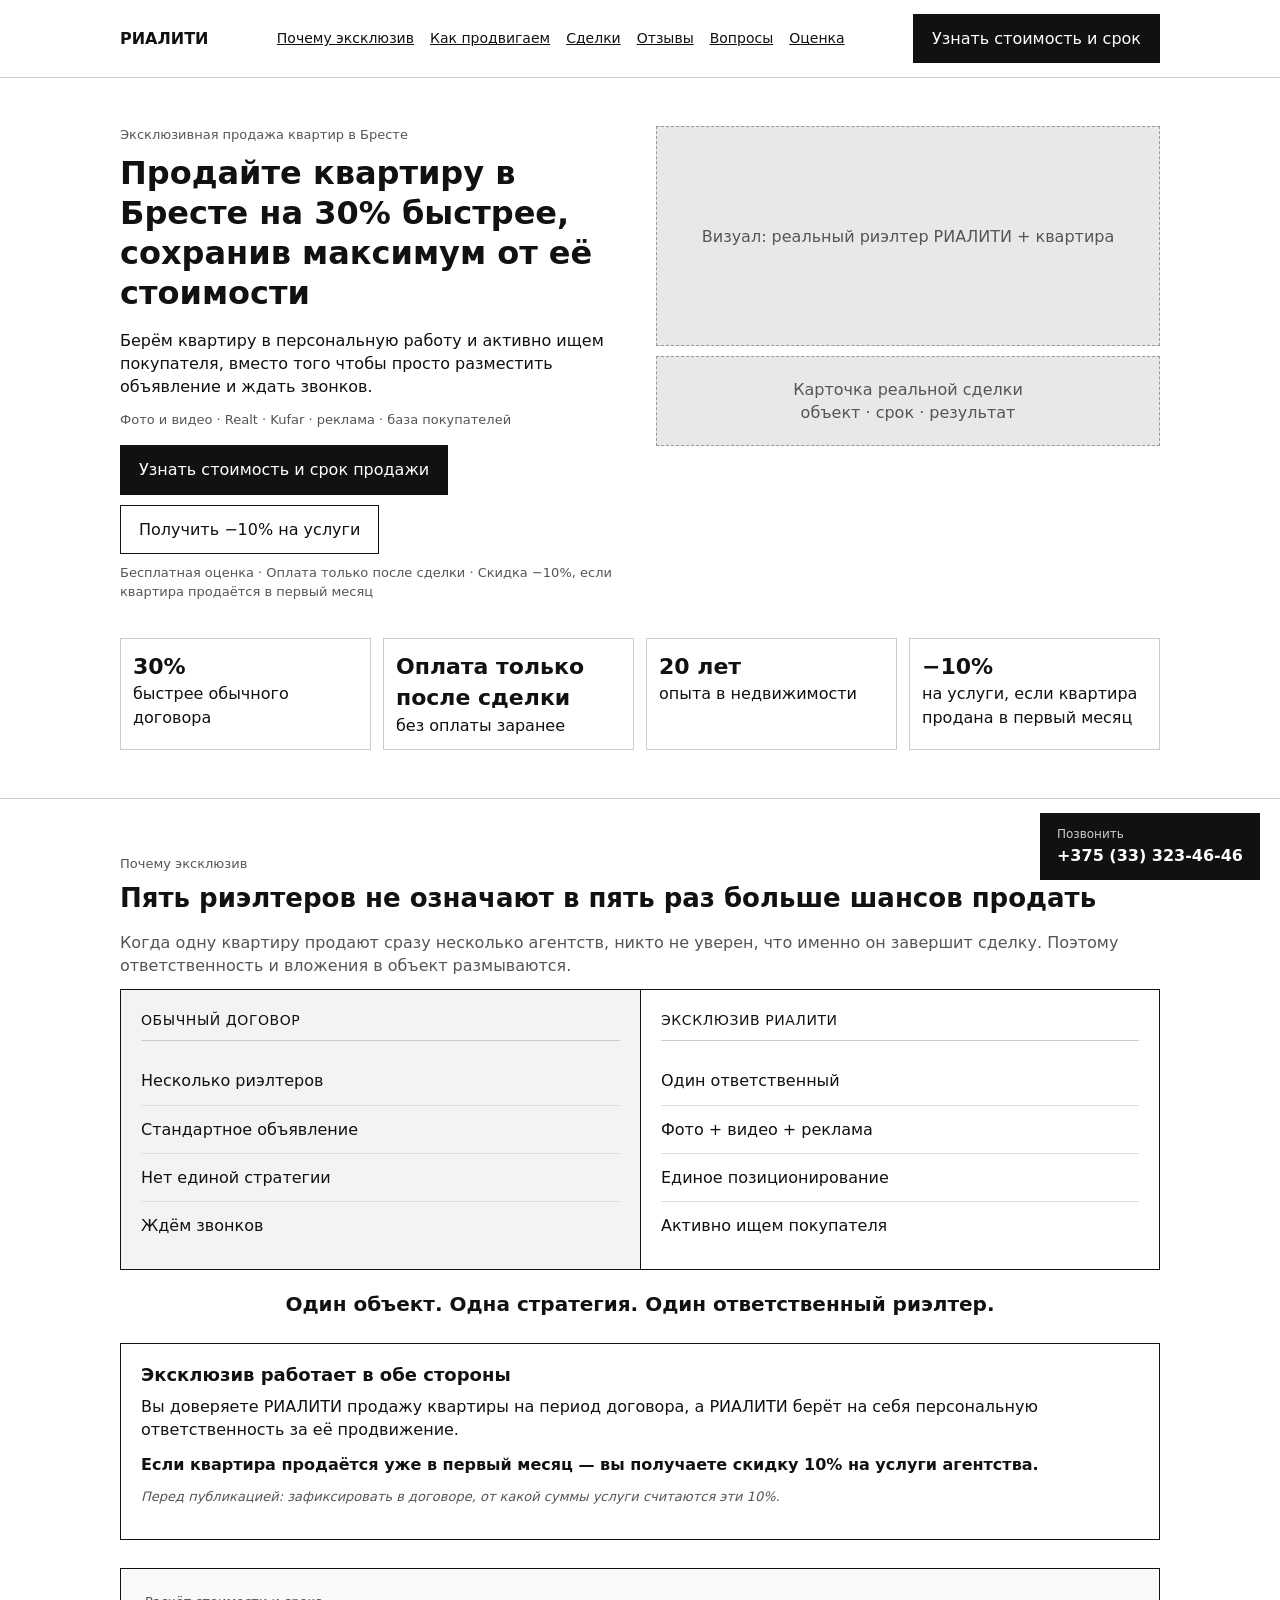
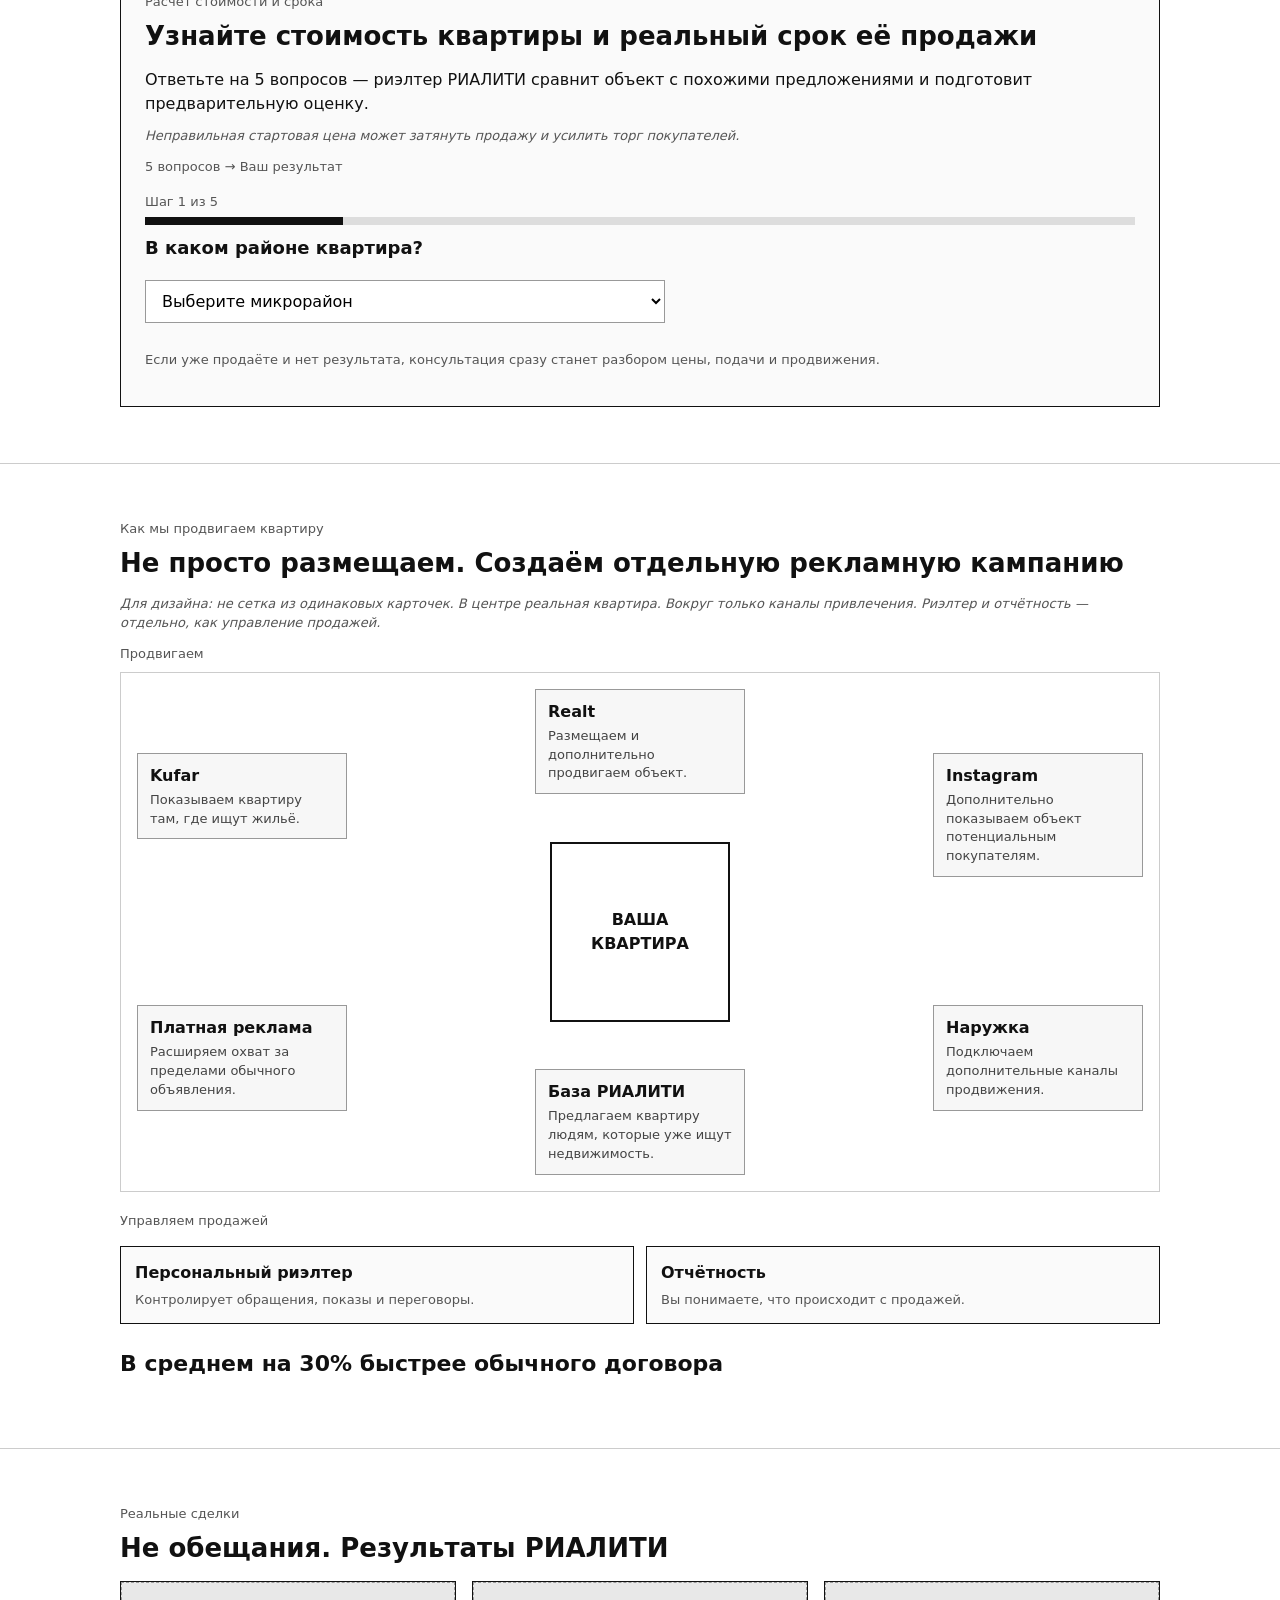
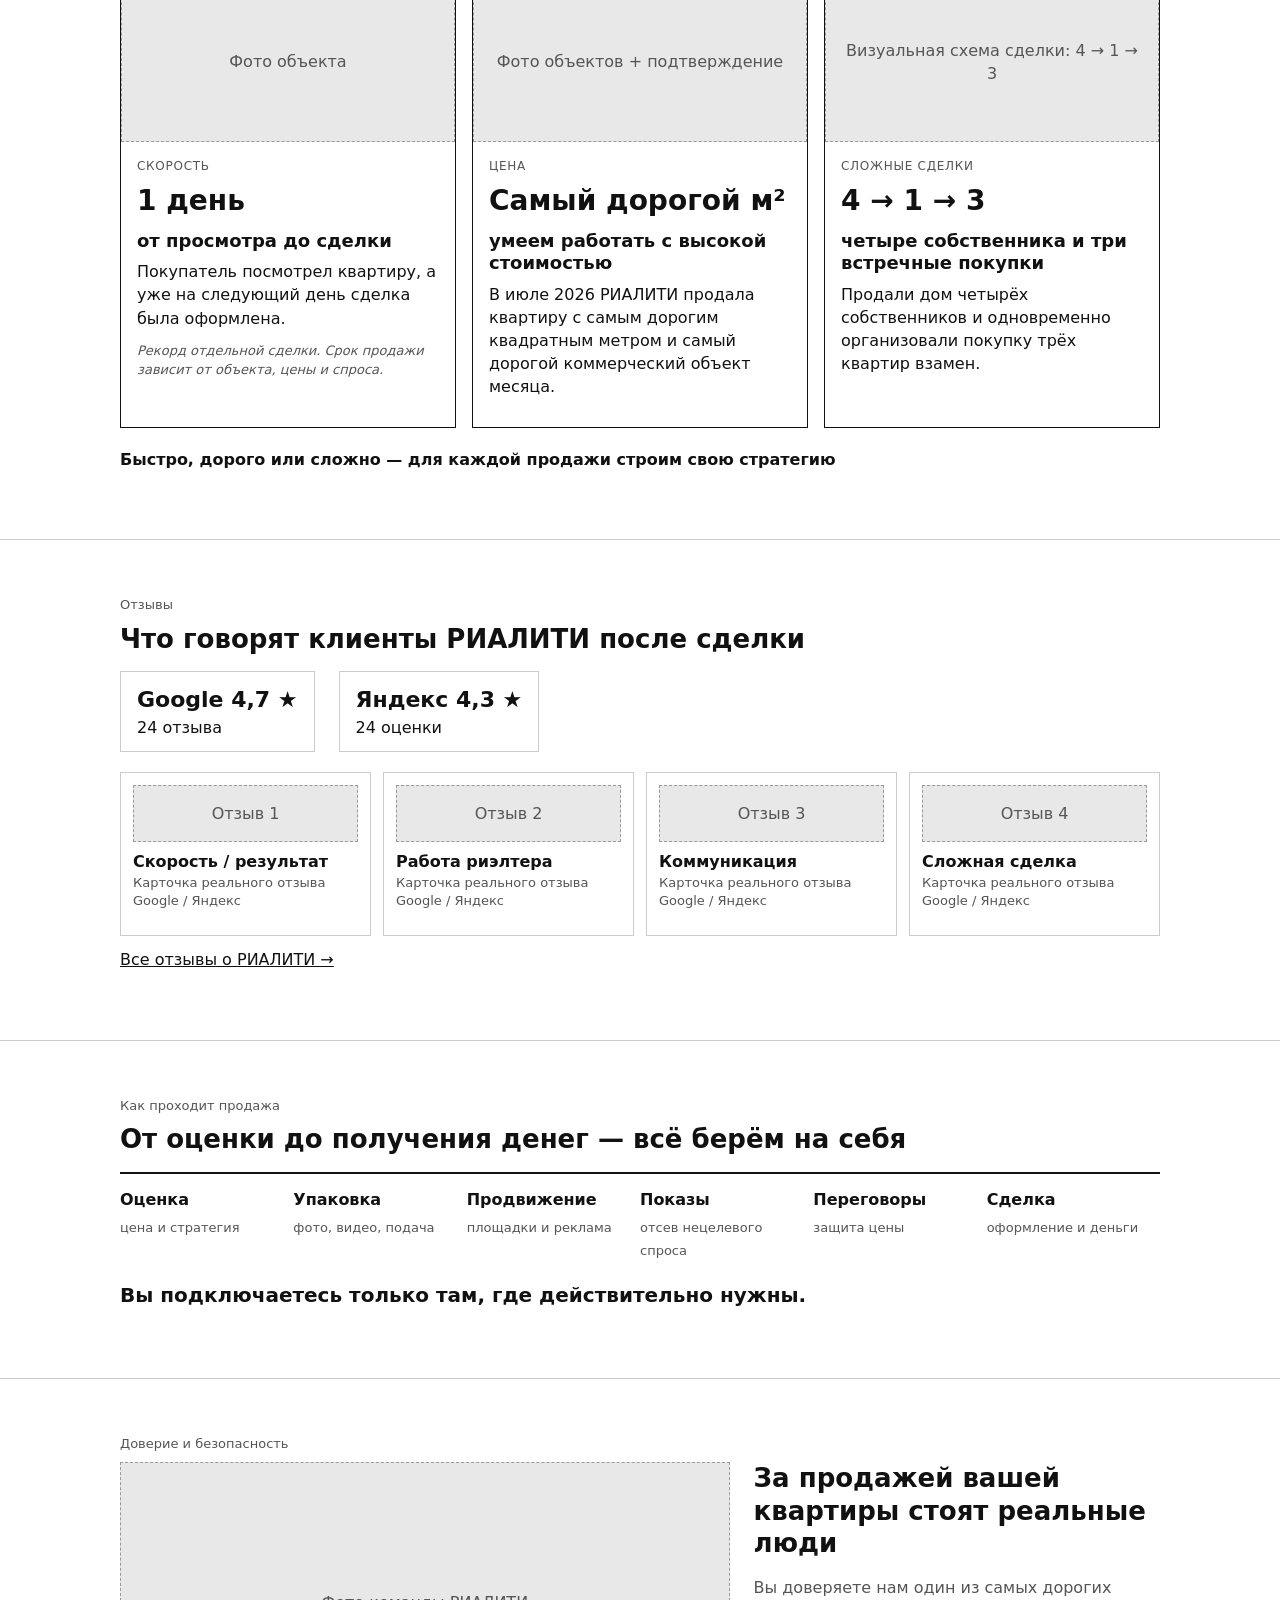
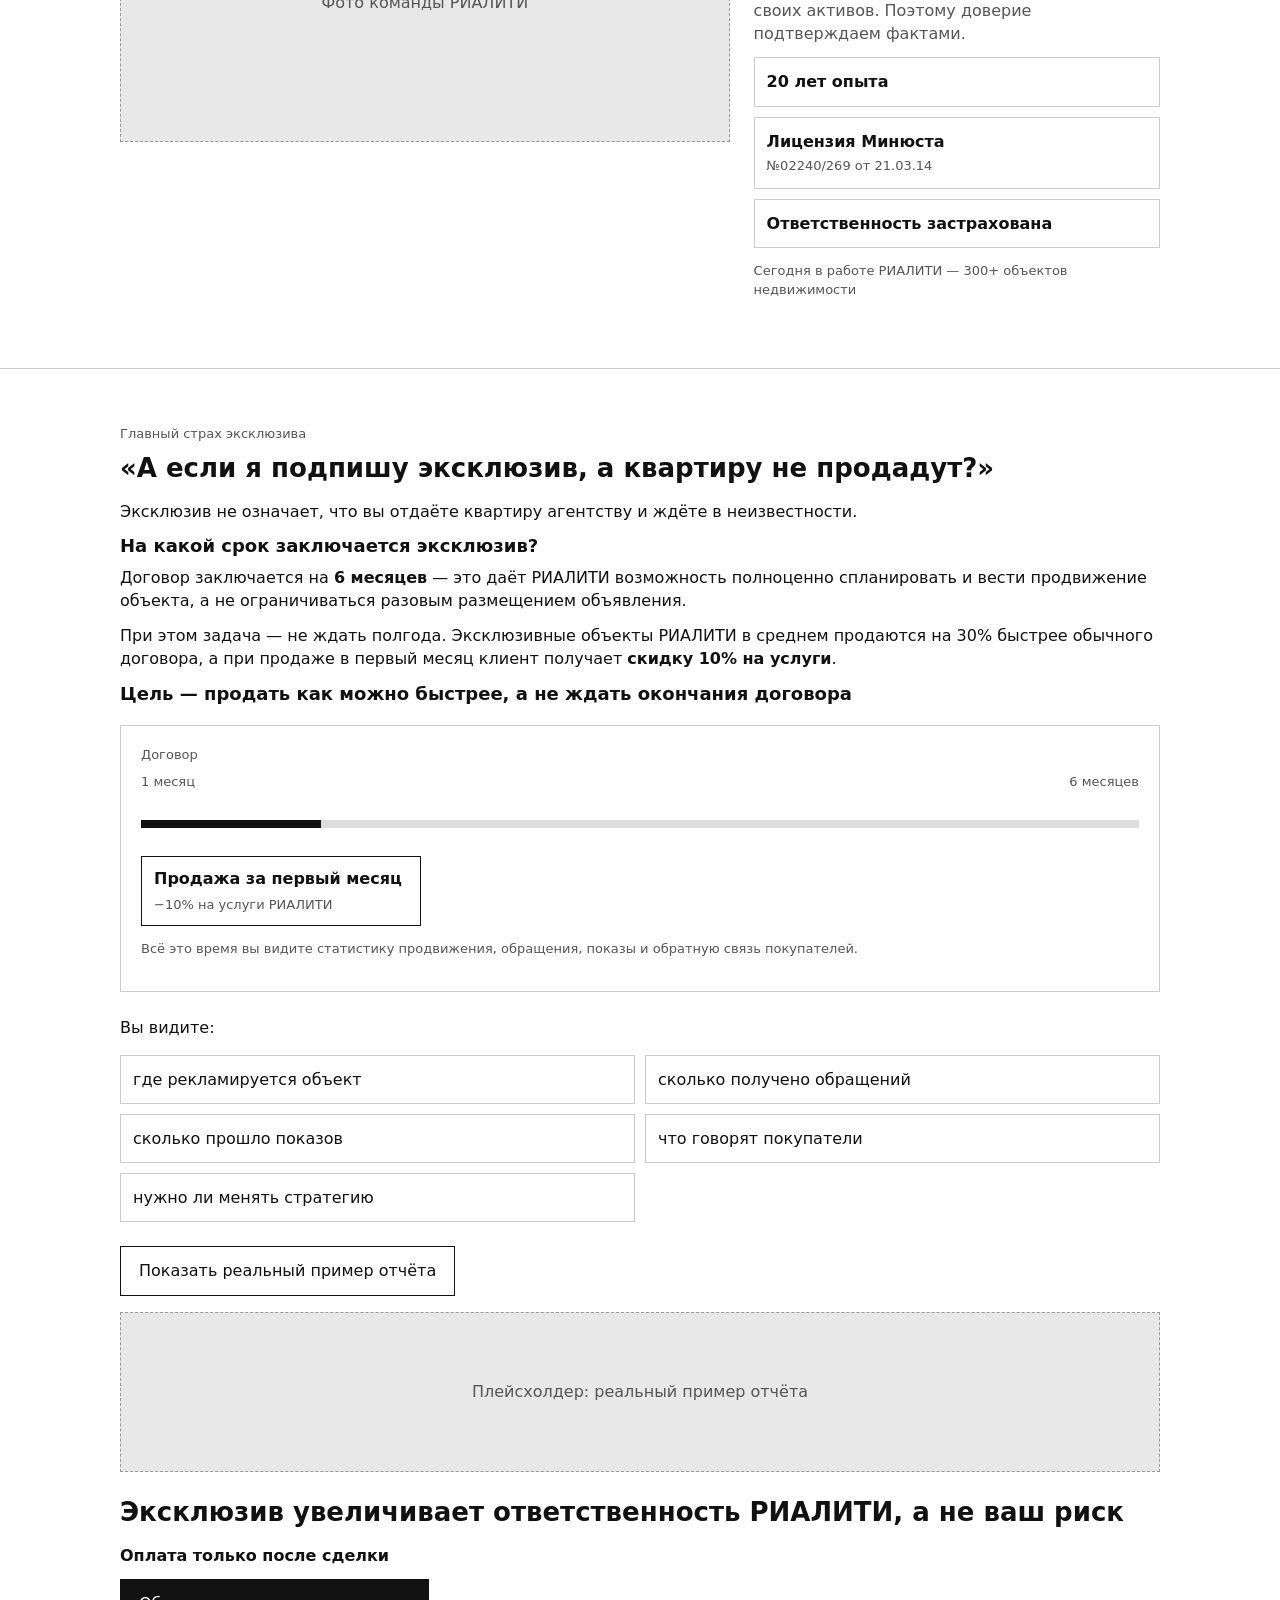
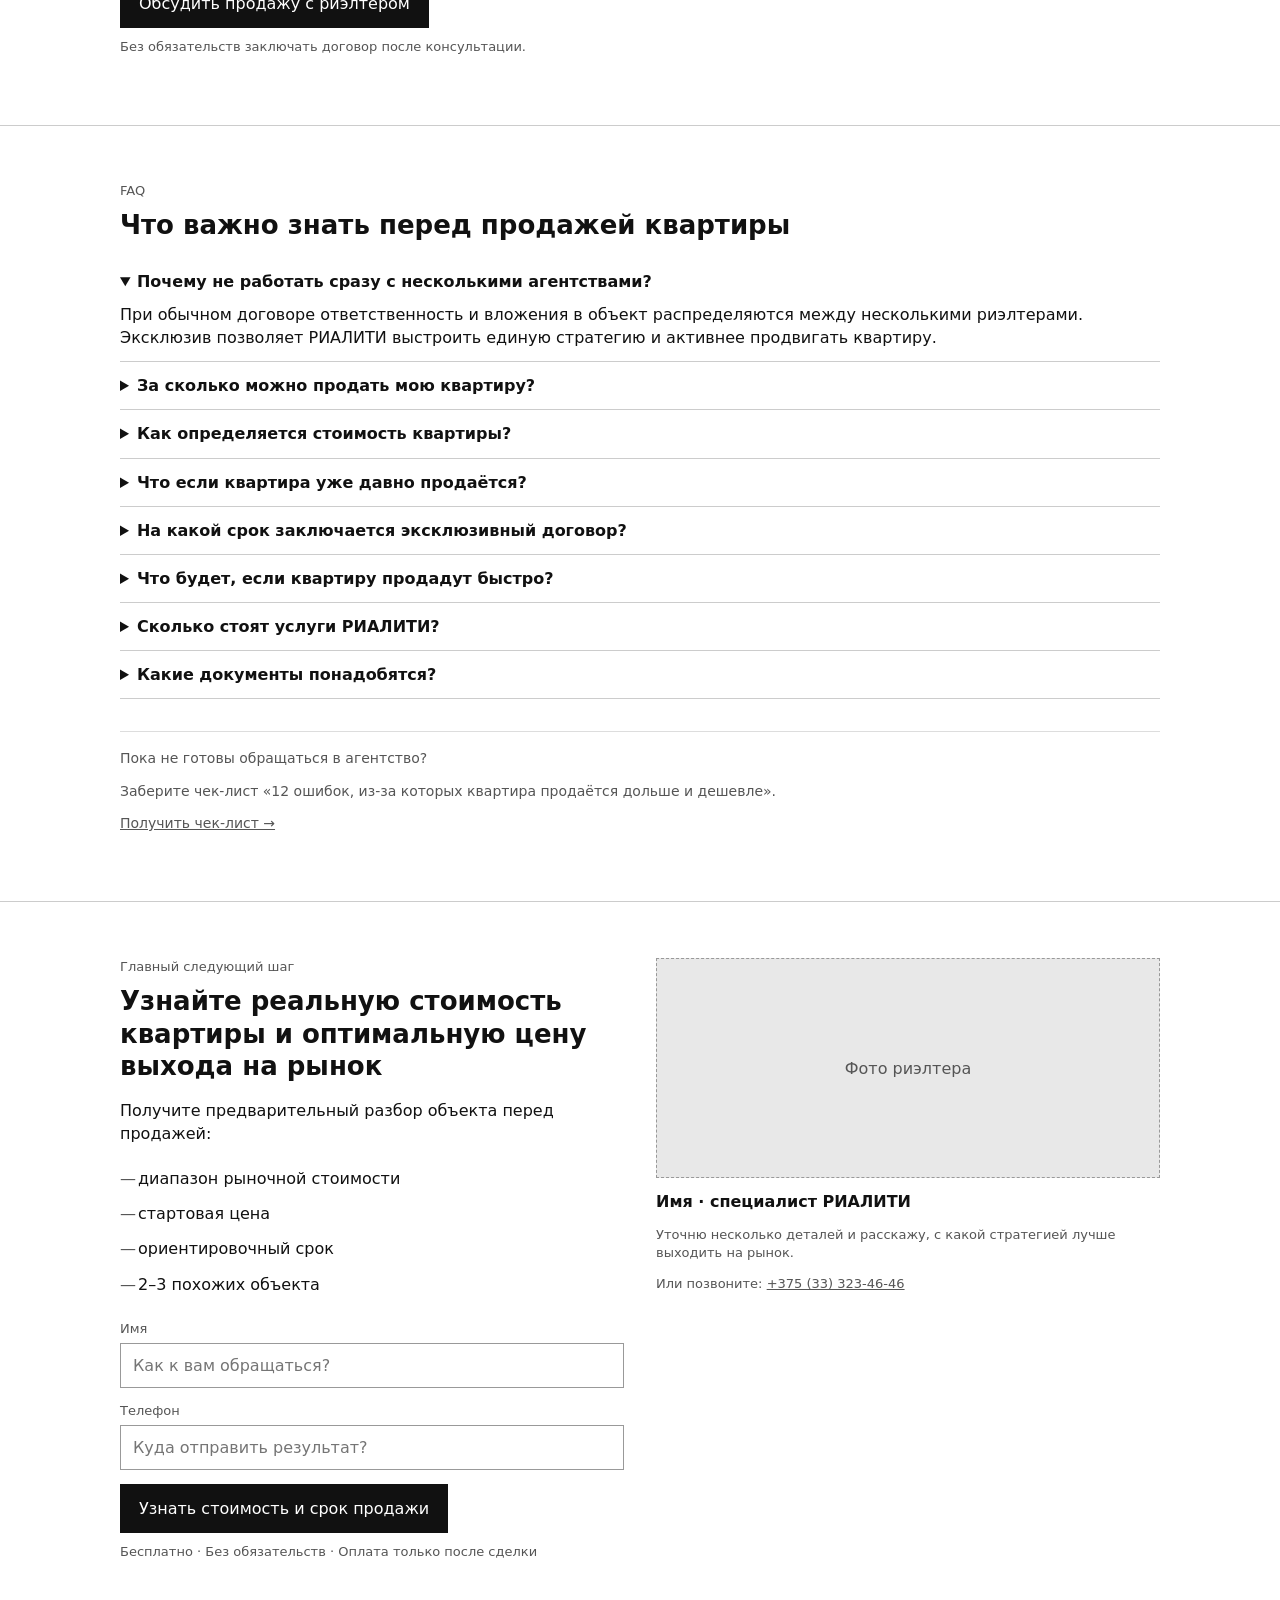
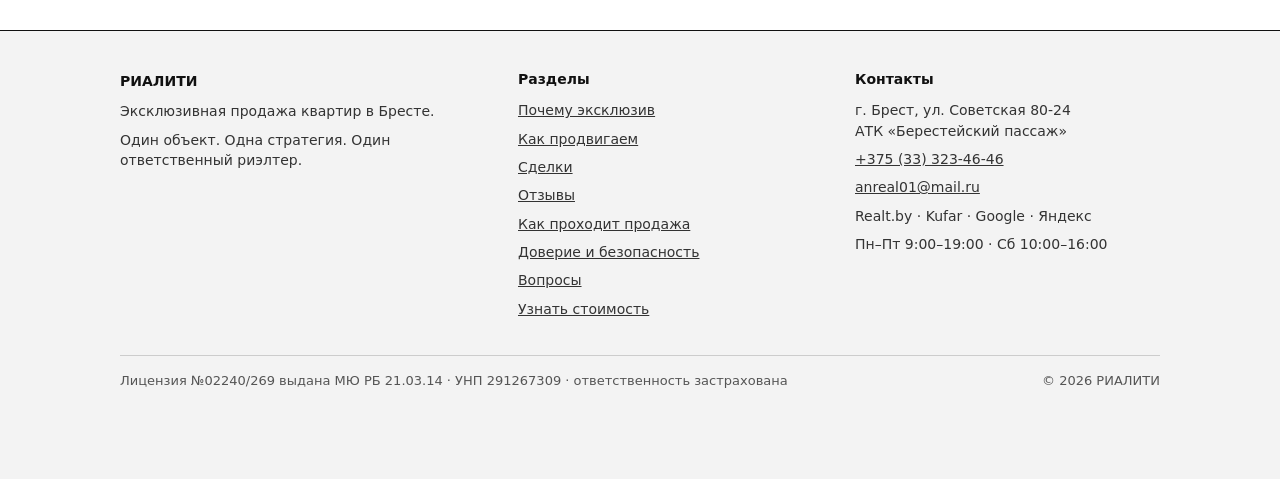
<file: docs/prototype.html>
<!DOCTYPE html>
<html lang="ru">
<head>
  <meta charset="UTF-8">
  <meta name="viewport" content="width=device-width, initial-scale=1.0">
  <title>РИАЛИТИ — UX-прототип лендинга</title>
  <style>
    * { box-sizing: border-box; margin: 0; padding: 0; }
    body {
      font-family: system-ui, -apple-system, sans-serif;
      font-size: 16px;
      line-height: 1.45;
      color: #111;
      background: #fff;
    }
    a { color: inherit; }
    button, .btn {
      display: inline-block;
      border: 1px solid #111;
      background: #111;
      color: #fff;
      padding: 12px 18px;
      font: inherit;
      cursor: pointer;
      text-decoration: none;
    }
    .btn-ghost {
      background: #fff;
      color: #111;
    }
    input, select {
      width: 100%;
      font: inherit;
      padding: 10px 12px;
      border: 1px solid #999;
      background: #fff;
    }
    label { display: block; font-size: 13px; color: #555; margin-bottom: 4px; }
    .field { margin-bottom: 14px; }
    .gets { margin: 16px 0 18px; padding: 0; list-style: none; }
    .gets li { padding: 6px 0 6px 18px; position: relative; }
    .gets li:before { content: "—"; position: absolute; left: 0; color: #555; }
    .lead {
      margin-top: 28px;
      border: 1px solid #111;
      padding: 24px;
      background: #fafafa;
    }
    .lead-note { font-size: 13px; color: #555; margin-top: 12px; }
    .quiz-progress { margin: 16px 0 12px; }
    .quiz-progress span { display: block; font-size: 13px; color: #555; margin-bottom: 6px; }
    .bar { height: 8px; background: #ddd; }
    .bar i { display: block; height: 8px; background: #111; width: 20%; }
    .quiz-step { display: none; }
    .quiz-step.is-on { display: block; }
    .opts { display: flex; flex-wrap: wrap; gap: 8px; margin: 12px 0 16px; }
    .opts button {
      background: #fff;
      color: #111;
      border: 1px solid #999;
    }
    .opts button.is-on { background: #111; color: #fff; border-color: #111; }
    .quiz-select { max-width: 520px; margin: 12px 0 16px; }
    .ratings { display: flex; gap: 24px; flex-wrap: wrap; margin: 12px 0 20px; }
    .rating { border: 1px solid #ccc; padding: 12px 16px; }
    .rating b { display: block; font-size: 22px; }
    .checklist {
      margin-top: 32px;
      padding-top: 16px;
      border-top: 1px solid #ddd;
      color: #555;
      font-size: 14px;
    }
    .checklist a { color: #555; }
    .tags { font-size: 13px; color: #555; margin: 12px 0 16px; }
    .case-cat { font-size: 12px; letter-spacing: 0.06em; text-transform: uppercase; color: #555; margin-bottom: 6px; }
    .reviews {
      display: flex;
      gap: 12px;
      overflow-x: auto;
      margin: 16px 0 12px;
    }
    .review {
      border: 1px solid #ccc;
      padding: 12px;
      min-width: 230px;
      flex: 1;
    }
    .review .ph { min-height: 56px; margin-bottom: 8px; }
    .process-line {
      display: grid;
      grid-template-columns: repeat(6, 1fr);
      gap: 0;
      border-top: 2px solid #111;
    }
    .process-step { padding: 14px 10px 0 0; }
    .process-step b { display: block; margin-bottom: 4px; }
    .process-step span { font-size: 13px; color: #555; }
    .trust-live {
      display: grid;
      grid-template-columns: 1.2fr 0.8fr;
      gap: 24px;
      align-items: start;
    }
    .trust-live .ph { min-height: 280px; }
    .trust-facts { display: grid; gap: 10px; }
    .trust-facts div { border: 1px solid #ccc; padding: 12px; }
    .wrap { max-width: 1080px; margin: 0 auto; padding: 0 20px; }
    .section { padding: 56px 0; border-top: 1px solid #ccc; }
    .kicker { font-size: 13px; color: #555; margin-bottom: 8px; }
    h1, h2, h3 { font-weight: 600; line-height: 1.25; }
    h1 { font-size: 32px; margin-bottom: 16px; }
    h2 { font-size: 26px; margin-bottom: 16px; }
    h3 { font-size: 18px; margin-bottom: 8px; }
    p { margin-bottom: 12px; }
    .muted { color: #555; }
    .small { font-size: 13px; color: #555; }
    .note { font-size: 13px; color: #555; font-style: italic; }
    .ph {
      background: #e8e8e8;
      border: 1px dashed #999;
      color: #555;
      display: flex;
      align-items: center;
      justify-content: center;
      text-align: center;
      padding: 16px;
      min-height: 80px;
    }
    header {
      border-bottom: 1px solid #ccc;
      padding: 14px 0;
    }
    header .wrap {
      display: flex;
      justify-content: space-between;
      align-items: center;
      gap: 16px;
    }
    .logo { font-weight: 700; }
    nav { display: flex; gap: 16px; font-size: 14px; flex-wrap: wrap; }
    .hero { padding: 48px 0; }
    .hero-grid {
      display: grid;
      grid-template-columns: 1fr 1fr;
      gap: 32px;
      align-items: start;
    }
    .stats {
      display: grid;
      grid-template-columns: repeat(4, 1fr);
      gap: 12px;
      margin-top: 24px;
    }
    .stat {
      border: 1px solid #ccc;
      padding: 12px;
    }
    .stat b { display: block; font-size: 22px; }
    .hero-visual { display: grid; gap: 10px; }
    .hero-visual .ph { min-height: 220px; }
    .compare {
      display: grid;
      grid-template-columns: 1fr 1fr;
      gap: 0;
      border: 1px solid #111;
    }
    .col { padding: 20px; }
    .col + .col { border-left: 1px solid #111; }
    .col-usual { background: #f3f3f3; }
    .col-ex { background: #fff; }
    .col-title {
      font-size: 14px;
      text-transform: uppercase;
      letter-spacing: 0.04em;
      margin-bottom: 16px;
      padding-bottom: 10px;
      border-bottom: 1px solid #ccc;
    }
    .row-item {
      padding: 12px 0;
      border-bottom: 1px solid #ddd;
    }
    .row-item:last-child { border-bottom: 0; }
    .compare-foot {
      margin-top: 20px;
      text-align: center;
      font-size: 20px;
      font-weight: 600;
    }
    .both-ways {
      margin-top: 24px;
      border: 1px solid #111;
      padding: 20px;
    }
    .hero-actions { display: flex; gap: 10px; flex-wrap: wrap; align-items: center; }
    .timeline {
      margin: 20px 0 24px;
      border: 1px solid #ccc;
      padding: 20px;
    }
    .timeline-line {
      position: relative;
      height: 8px;
      background: #ddd;
      margin: 28px 0 36px;
    }
    .timeline-line i {
      position: absolute;
      left: 0;
      top: 0;
      width: 18%;
      height: 8px;
      background: #111;
    }
    .timeline-marks {
      display: flex;
      justify-content: space-between;
      font-size: 13px;
      color: #555;
    }
    .timeline-mark {
      border: 1px solid #111;
      padding: 10px 12px;
      background: #fff;
      max-width: 280px;
      margin-top: -8px;
    }
    .scheme {
      position: relative;
      min-height: 520px;
      border: 1px solid #ccc;
      padding: 20px;
    }
    .scheme-center {
      position: absolute;
      left: 50%;
      top: 50%;
      transform: translate(-50%, -50%);
      width: 180px;
      height: 180px;
      border: 2px solid #111;
      background: #fff;
      display: flex;
      align-items: center;
      justify-content: center;
      text-align: center;
      font-weight: 700;
      z-index: 2;
    }
    .channel {
      position: absolute;
      width: 210px;
      border: 1px solid #999;
      background: #f7f7f7;
      padding: 10px 12px;
    }
    .channel b { display: block; margin-bottom: 4px; }
    .channel p { margin: 0; font-size: 13px; color: #444; }
    .c1 { top: 16px; left: 50%; transform: translateX(-50%); }
    .c2 { top: 80px; left: 16px; }
    .c3 { top: 80px; right: 16px; }
    .c4 { bottom: 80px; left: 16px; }
    .c5 { bottom: 80px; right: 16px; }
    .c6 { bottom: 16px; left: 50%; transform: translateX(-50%); }
    .manage {
      display: grid;
      grid-template-columns: 1fr 1fr;
      gap: 12px;
      margin-top: 16px;
    }
    .manage div { border: 1px solid #111; padding: 14px; background: #fafafa; }
    .modal {
      position: fixed;
      inset: 0;
      background: rgba(0,0,0,.35);
      display: flex;
      align-items: center;
      justify-content: center;
      z-index: 30;
      padding: 20px;
    }
    .modal[hidden] { display: none; }
    .modal-box {
      background: #fff;
      border: 1px solid #111;
      padding: 24px;
      max-width: 420px;
      width: 100%;
    }
    .cases {
      display: grid;
      grid-template-columns: 1fr 1fr 1fr;
      gap: 16px;
    }
    .case {
      border: 1px solid #111;
      display: flex;
      flex-direction: column;
    }
    .case .ph { min-height: 160px; }
    .case-body { padding: 16px; flex: 1; }
    .case-num { font-size: 28px; font-weight: 700; margin-bottom: 8px; }
    .steps {
      display: grid;
      grid-template-columns: 1fr 1fr 1fr;
      gap: 12px;
    }
    .step { border: 1px solid #ccc; padding: 14px; }
    .step-n { font-size: 13px; color: #555; margin-bottom: 6px; }
    .trust {
      display: grid;
      grid-template-columns: 1fr 1fr 1fr;
      gap: 12px;
    }
    .trust-item { border: 1px solid #ccc; padding: 14px; }
    .see { display: grid; grid-template-columns: 1fr 1fr; gap: 10px; margin: 16px 0 24px; }
    .see div { border: 1px solid #ccc; padding: 12px; }
    .form-grid { display: grid; grid-template-columns: 1fr 1fr; gap: 32px; align-items: start; }
    details { border-bottom: 1px solid #ccc; padding: 12px 0; }
    summary { cursor: pointer; font-weight: 600; }
    details p { margin: 10px 0 0; }
    footer {
      border-top: 1px solid #111;
      background: #f3f3f3;
      padding: 40px 0 88px;
      font-size: 14px;
    }
    .footer-grid {
      display: grid;
      grid-template-columns: 1.2fr 1fr 1fr;
      gap: 32px;
    }
    .footer-col h3 { font-size: 14px; margin-bottom: 12px; }
    .footer-col a, .footer-col p { display: block; margin-bottom: 8px; color: #333; }
    .footer-bottom {
      margin-top: 28px;
      padding-top: 16px;
      border-top: 1px solid #ccc;
      color: #555;
      font-size: 13px;
      display: flex;
      justify-content: space-between;
      gap: 16px;
      flex-wrap: wrap;
    }
    .phone-fixed {
      position: fixed;
      right: 20px;
      bottom: 20px;
      z-index: 20;
      display: flex;
      flex-direction: column;
      align-items: flex-start;
      background: #111;
      color: #fff;
      border: 1px solid #111;
      padding: 12px 16px;
      text-decoration: none;
      min-width: 180px;
    }
    .phone-fixed span { font-size: 12px; color: #ccc; }
    .phone-fixed b { font-size: 16px; }
    @media (max-width: 860px) {
      .hero-grid, .compare, .cases, .steps, .trust, .form-grid, .see, .footer-grid, .ratings, .process-line, .trust-live, .manage {
        grid-template-columns: 1fr;
      }
      .stats { grid-template-columns: 1fr 1fr; }
      .col + .col { border-left: 0; border-top: 1px solid #111; }
      .scheme { min-height: auto; }
      .scheme-center, .channel { position: static; transform: none; width: auto; height: auto; margin-bottom: 10px; }
    }
  </style>
</head>
<body>
  <header>
    <div class="wrap">
      <div class="logo">РИАЛИТИ</div>
      <nav>
        <a href="#why">Почему эксклюзив</a>
        <a href="#promo">Как продвигаем</a>
        <a href="#cases">Сделки</a>
        <a href="#reviews">Отзывы</a>
        <a href="#faq">Вопросы</a>
        <a href="#form">Оценка</a>
      </nav>
      <a class="btn" href="#form">Узнать стоимость и срок</a>
    </div>
  </header>

  <!-- 01 HERO -->
  <section class="hero" id="hero">
    <div class="wrap hero-grid">
      <div>
        <p class="kicker">Эксклюзивная продажа квартир в Бресте</p>
        <h1>Продайте квартиру в Бресте на 30% быстрее, сохранив максимум от её стоимости</h1>
        <p>Берём квартиру в персональную работу и активно ищем покупателя, вместо того чтобы просто разместить объявление и ждать звонков.</p>
        <p class="tags">Фото и видео · Realt · Kufar · реклама · база покупателей</p>
        <div class="hero-actions">
          <a class="btn" href="#form">Узнать стоимость и срок продажи</a>
          <a class="btn btn-ghost" href="#discount">Получить −10% на услуги</a>
        </div>
        <p class="small" style="margin-top:10px;">Бесплатная оценка · Оплата только после сделки · Скидка −10%, если квартира продаётся в первый месяц</p>
      </div>
      <div class="hero-visual">
        <div class="ph">Визуал: реальный риэлтер РИАЛИТИ + квартира</div>
        <div class="ph" style="min-height:90px;">Карточка реальной сделки<br>объект · срок · результат</div>
      </div>
    </div>
    <div class="wrap">
      <div class="stats">
        <div class="stat"><b>30%</b> быстрее обычного договора</div>
        <div class="stat"><b>Оплата только после сделки</b> без оплаты заранее</div>
        <div class="stat"><b>20 лет</b> опыта в недвижимости</div>
        <div class="stat"><b>−10%</b> на услуги, если квартира продана в первый месяц</div>
      </div>
    </div>
  </section>

  <!-- 02 WHY EXCLUSIVE -->
  <section class="section" id="why">
    <div class="wrap">
      <p class="kicker">Почему эксклюзив</p>
      <h2>Пять риэлтеров не означают в пять раз больше шансов продать</h2>
      <p class="muted">Когда одну квартиру продают сразу несколько агентств, никто не уверен, что именно он завершит сделку. Поэтому ответственность и вложения в объект размываются.</p>

      <div class="compare">
        <div class="col col-usual">
          <div class="col-title">Обычный договор</div>
          <div class="row-item">Несколько риэлтеров</div>
          <div class="row-item">Стандартное объявление</div>
          <div class="row-item">Нет единой стратегии</div>
          <div class="row-item">Ждём звонков</div>
        </div>
        <div class="col col-ex">
          <div class="col-title">Эксклюзив РИАЛИТИ</div>
          <div class="row-item">Один ответственный</div>
          <div class="row-item">Фото + видео + реклама</div>
          <div class="row-item">Единое позиционирование</div>
          <div class="row-item">Активно ищем покупателя</div>
        </div>
      </div>
      <p class="compare-foot">Один объект. Одна стратегия. Один ответственный риэлтер.</p>
      <div class="both-ways" id="discount">
        <h3>Эксклюзив работает в обе стороны</h3>
        <p>Вы доверяете РИАЛИТИ продажу квартиры на период договора, а РИАЛИТИ берёт на себя персональную ответственность за её продвижение.</p>
        <p><b>Если квартира продаётся уже в первый месяц — вы получаете скидку 10% на услуги агентства.</b></p>
        <p class="note">Перед публикацией: зафиксировать в договоре, от какой суммы услуги считаются эти 10%.</p>
      </div>

      <div class="lead" id="quiz">
        <p class="kicker">Расчёт стоимости и срока</p>
        <h2>Узнайте стоимость квартиры и реальный срок её продажи</h2>
        <p>Ответьте на 5 вопросов — риэлтер РИАЛИТИ сравнит объект с похожими предложениями и подготовит предварительную оценку.</p>
        <p class="note">Неправильная стартовая цена может затянуть продажу и усилить торг покупателей.</p>
        <p class="small">5 вопросов → Ваш результат</p>
        <div class="quiz-progress">
          <span id="quiz-step-label">Шаг 1 из 5</span>
          <div class="bar"><i id="quiz-bar"></i></div>
        </div>
        <form id="quiz-form" action="#" method="get">
          <input type="hidden" name="rooms" id="q-rooms">
          <input type="hidden" name="area" id="q-area">
          <input type="hidden" name="condition" id="q-condition">
          <input type="hidden" name="when" id="q-when">
          <div class="quiz-step is-on" data-step="1">
            <h3>В каком районе квартира?</h3>
            <select class="quiz-select" id="quiz-district" name="district">
              <option value="">Выберите микрорайон</option>
              <option value="Центр">Центр</option>
              <option value="Восток">Восток</option>
              <option value="Ковалево">Ковалево</option>
              <option value="Речица">Речица</option>
              <option value="Дубровка">Дубровка</option>
              <option value="Граевка">Граевка</option>
              <option value="Вулька">Вулька</option>
              <option value="Катин Бор">Катин Бор</option>
              <option value="Березовка">Березовка</option>
              <option value="Задворцы">Задворцы</option>
              <option value="Плоска">Плоска</option>
              <option value="Киевка">Киевка</option>
              <option value="Другой район">Другой район</option>
            </select>
          </div>
          <div class="quiz-step" data-step="2">
            <h3>Сколько комнат?</h3>
            <div class="opts">
              <button type="button" data-field="q-rooms" data-value="1">1</button>
              <button type="button" data-field="q-rooms" data-value="2">2</button>
              <button type="button" data-field="q-rooms" data-value="3">3</button>
              <button type="button" data-field="q-rooms" data-value="4+">4+</button>
            </div>
          </div>
          <div class="quiz-step" data-step="3">
            <h3>Какая площадь?</h3>
            <div class="opts">
              <button type="button" data-field="q-area" data-value="до 50">до 50 м²</button>
              <button type="button" data-field="q-area" data-value="50–70">50–70 м²</button>
              <button type="button" data-field="q-area" data-value="70–90">70–90 м²</button>
              <button type="button" data-field="q-area" data-value="90+">90+ м²</button>
            </div>
          </div>
          <div class="quiz-step" data-step="4">
            <h3>Какое состояние?</h3>
            <div class="opts">
              <button type="button" data-field="q-condition" data-value="ремонт">Требует ремонта</button>
              <button type="button" data-field="q-condition" data-value="жилое">Жилое</button>
              <button type="button" data-field="q-condition" data-value="евроремонт">Евроремонт</button>
            </div>
          </div>
          <div class="quiz-step" data-step="5">
            <h3>Когда хотите продать?</h3>
            <div class="opts">
              <button type="button" data-field="q-when" data-value="срочно">Как можно скорее</button>
              <button type="button" data-field="q-when" data-value="1–3 месяца">1–3 месяца</button>
              <button type="button" data-field="q-when" data-value="не тороплю">Не тороплю</button>
              <button type="button" data-field="q-when" data-value="уже продаю" data-review="1">Уже продаю, но нет результата</button>
            </div>
          </div>
          <div class="quiz-step" data-step="6">
            <h3 id="quiz-result-title">Куда отправить расчёт?</h3>
            <p class="small" id="quiz-result-text">Результат: предварительный диапазон стоимости + рекомендуемая стратегия продажи.</p>
            <div class="field">
              <label for="quiz-name">Имя</label>
              <input id="quiz-name" name="name" placeholder="Как к вам обращаться?">
            </div>
            <div class="field">
              <label for="quiz-phone">Телефон</label>
              <input id="quiz-phone" name="phone" placeholder="Куда отправить результат?">
            </div>
            <button type="button">Рассчитать стоимость и срок продажи</button>
          </div>
        </form>
        <p class="lead-note">Если уже продаёте и нет результата, консультация сразу станет разбором цены, подачи и продвижения.</p>
      </div>
    </div>
  </section>

  <!-- 03 PROMO SCHEME -->
  <section class="section" id="promo">
    <div class="wrap">
      <p class="kicker">Как мы продвигаем квартиру</p>
      <h2>Не просто размещаем. Создаём отдельную рекламную кампанию</h2>

      <p class="note">Для дизайна: не сетка из одинаковых карточек. В центре реальная квартира. Вокруг только каналы привлечения. Риэлтер и отчётность — отдельно, как управление продажей.</p>
      <p class="kicker">Продвигаем</p>
      <div class="scheme">
        <div class="scheme-center">ВАША<br>КВАРТИРА</div>
        <div class="channel c1"><b>Realt</b><p>Размещаем и дополнительно продвигаем объект.</p></div>
        <div class="channel c2"><b>Kufar</b><p>Показываем квартиру там, где ищут жильё.</p></div>
        <div class="channel c3"><b>Instagram</b><p>Дополнительно показываем объект потенциальным покупателям.</p></div>
        <div class="channel c4"><b>Платная реклама</b><p>Расширяем охват за пределами обычного объявления.</p></div>
        <div class="channel c5"><b>Наружка</b><p>Подключаем дополнительные каналы продвижения.</p></div>
        <div class="channel c6"><b>База РИАЛИТИ</b><p>Предлагаем квартиру людям, которые уже ищут недвижимость.</p></div>
      </div>
      <p class="kicker" style="margin-top:20px;">Управляем продажей</p>
      <div class="manage">
        <div><b>Персональный риэлтер</b><p class="small" style="margin:6px 0 0;">Контролирует обращения, показы и переговоры.</p></div>
        <div><b>Отчётность</b><p class="small" style="margin:6px 0 0;">Вы понимаете, что происходит с продажей.</p></div>
      </div>

      <p style="margin-top:24px; font-size:22px; font-weight:600;">В среднем на 30% быстрее обычного договора</p>
    </div>
  </section>

  <!-- 04 CASES -->
  <section class="section" id="cases">
    <div class="wrap">
      <p class="kicker">Реальные сделки</p>
      <h2>Не обещания. Результаты РИАЛИТИ</h2>

      <div class="cases">
        <article class="case">
          <div class="ph">Фото объекта</div>
          <div class="case-body">
            <div class="case-cat">Скорость</div>
            <div class="case-num">1 день</div>
            <h3>от просмотра до сделки</h3>
            <p>Покупатель посмотрел квартиру, а уже на следующий день сделка была оформлена.</p>
            <p class="note">Рекорд отдельной сделки. Срок продажи зависит от объекта, цены и спроса.</p>
          </div>
        </article>
        <article class="case">
          <div class="ph">Фото объектов + подтверждение</div>
          <div class="case-body">
            <div class="case-cat">Цена</div>
            <div class="case-num">Самый дорогой м²</div>
            <h3>умеем работать с высокой стоимостью</h3>
            <p>В июле 2026 РИАЛИТИ продала квартиру с самым дорогим квадратным метром и самый дорогой коммерческий объект месяца.</p>
          </div>
        </article>
        <article class="case">
          <div class="ph">Визуальная схема сделки: 4 → 1 → 3</div>
          <div class="case-body">
            <div class="case-cat">Сложные сделки</div>
            <div class="case-num">4 → 1 → 3</div>
            <h3>четыре собственника и три встречные покупки</h3>
            <p>Продали дом четырёх собственников и одновременно организовали покупку трёх квартир взамен.</p>
          </div>
        </article>
      </div>
      <p style="margin-top:20px; font-weight:600;">Быстро, дорого или сложно — для каждой продажи строим свою стратегию</p>
    </div>
  </section>

  <!-- 04b REVIEWS -->
  <section class="section" id="reviews">
    <div class="wrap">
      <p class="kicker">Отзывы</p>
      <h2>Что говорят клиенты РИАЛИТИ после сделки</h2>
      <div class="ratings">
        <div class="rating"><b>Google 4,7 ★</b>24 отзыва</div>
        <div class="rating"><b>Яндекс 4,3 ★</b>24 оценки</div>
      </div>
      <div class="reviews">
        <div class="review">
          <div class="ph">Отзыв 1</div>
          <b>Скорость / результат</b>
          <p class="small">Карточка реального отзыва Google / Яндекс</p>
        </div>
        <div class="review">
          <div class="ph">Отзыв 2</div>
          <b>Работа риэлтера</b>
          <p class="small">Карточка реального отзыва Google / Яндекс</p>
        </div>
        <div class="review">
          <div class="ph">Отзыв 3</div>
          <b>Коммуникация</b>
          <p class="small">Карточка реального отзыва Google / Яндекс</p>
        </div>
        <div class="review">
          <div class="ph">Отзыв 4</div>
          <b>Сложная сделка</b>
          <p class="small">Карточка реального отзыва Google / Яндекс</p>
        </div>
      </div>
      <p><a href="#">Все отзывы о РИАЛИТИ →</a></p>
    </div>
  </section>

  <!-- 05 PROCESS -->
  <section class="section" id="process">
    <div class="wrap">
      <p class="kicker">Как проходит продажа</p>
      <h2>От оценки до получения денег — всё берём на себя</h2>
      <div class="process-line">
        <div class="process-step"><b>Оценка</b><span>цена и стратегия</span></div>
        <div class="process-step"><b>Упаковка</b><span>фото, видео, подача</span></div>
        <div class="process-step"><b>Продвижение</b><span>площадки и реклама</span></div>
        <div class="process-step"><b>Показы</b><span>отсев нецелевого спроса</span></div>
        <div class="process-step"><b>Переговоры</b><span>защита цены</span></div>
        <div class="process-step"><b>Сделка</b><span>оформление и деньги</span></div>
      </div>
      <p style="margin-top:20px; font-size:20px; font-weight:600;">Вы подключаетесь только там, где действительно нужны.</p>
    </div>
  </section>

  <!-- 06 TRUST -->
  <section class="section" id="trust">
    <div class="wrap">
      <p class="kicker">Доверие и безопасность</p>
      <div class="trust-live">
        <div class="ph">Фото команды РИАЛИТИ</div>
        <div>
          <h2>За продажей вашей квартиры стоят реальные люди</h2>
          <p class="muted">Вы доверяете нам один из самых дорогих своих активов. Поэтому доверие подтверждаем фактами.</p>
          <div class="trust-facts">
            <div><b>20 лет опыта</b></div>
            <div><b>Лицензия Минюста</b><br><span class="small">№02240/269 от 21.03.14</span></div>
            <div><b>Ответственность застрахована</b></div>
          </div>
          <p class="small" style="margin-top:14px;">Сегодня в работе РИАЛИТИ — 300+ объектов недвижимости</p>
        </div>
      </div>
    </div>
  </section>

  <!-- 07 FEAR -->
  <section class="section" id="fear">
    <div class="wrap">
      <p class="kicker">Главный страх эксклюзива</p>
      <h2>«А если я подпишу эксклюзив, а квартиру не продадут?»</h2>
      <p>Эксклюзив не означает, что вы отдаёте квартиру агентству и ждёте в неизвестности.</p>
      <h3>На какой срок заключается эксклюзив?</h3>
      <p>Договор заключается на <b>6 месяцев</b> — это даёт РИАЛИТИ возможность полноценно спланировать и вести продвижение объекта, а не ограничиваться разовым размещением объявления.</p>
      <p>При этом задача — не ждать полгода. Эксклюзивные объекты РИАЛИТИ в среднем продаются на 30% быстрее обычного договора, а при продаже в первый месяц клиент получает <b>скидку 10% на услуги</b>.</p>
      <h3>Цель — продать как можно быстрее, а не ждать окончания договора</h3>
      <div class="timeline">
        <p class="kicker">Договор</p>
        <div class="timeline-marks">
          <span>1 месяц</span>
          <span>6 месяцев</span>
        </div>
        <div class="timeline-line"><i></i></div>
        <div class="timeline-mark">
          <b>Продажа за первый месяц</b>
          <p class="small" style="margin:6px 0 0;">−10% на услуги РИАЛИТИ</p>
        </div>
        <p class="small" style="margin-top:14px;">Всё это время вы видите статистику продвижения, обращения, показы и обратную связь покупателей.</p>
      </div>
      <p>Вы видите:</p>
      <div class="see">
        <div>где рекламируется объект</div>
        <div>сколько получено обращений</div>
        <div>сколько прошло показов</div>
        <div>что говорят покупатели</div>
        <div>нужно ли менять стратегию</div>
      </div>
      <a class="btn btn-ghost" href="#report">Показать реальный пример отчёта</a>
      <div class="ph" id="report" style="min-height:160px; margin:16px 0 24px;">Плейсхолдер: реальный пример отчёта</div>
      <h2>Эксклюзив увеличивает ответственность РИАЛИТИ, а не ваш риск</h2>
      <p><b>Оплата только после сделки</b></p>
      <a class="btn" href="#form">Обсудить продажу с риэлтером</a>
      <p class="small" style="margin-top:10px;">Без обязательств заключать договор после консультации.</p>
    </div>
  </section>

  <!-- 08 FAQ -->
  <section class="section" id="faq">
    <div class="wrap">
      <p class="kicker">FAQ</p>
      <h2>Что важно знать перед продажей квартиры</h2>
      <details open>
        <summary>Почему не работать сразу с несколькими агентствами?</summary>
        <p>При обычном договоре ответственность и вложения в объект распределяются между несколькими риэлтерами. Эксклюзив позволяет РИАЛИТИ выстроить единую стратегию и активнее продвигать квартиру.</p>
      </details>
      <details>
        <summary>За сколько можно продать мою квартиру?</summary>
        <p>Срок зависит от цены, состояния, района и спроса. По статистике РИАЛИТИ эксклюзивные объекты продаются в среднем на 30% быстрее обычного договора.</p>
      </details>
      <details>
        <summary>Как определяется стоимость квартиры?</summary>
        <p>Анализируем характеристики объекта, район, похожие предложения и текущий спрос, после чего предлагаем цену и стратегию продажи.</p>
      </details>
      <details>
        <summary>Что если квартира уже давно продаётся?</summary>
        <p>Разберём цену, объявления, продвижение и реакцию покупателей и покажем, что можно изменить.</p>
      </details>
      <details>
        <summary>На какой срок заключается эксклюзивный договор?</summary>
        <p>На 6 месяцев. Этот срок позволяет РИАЛИТИ взять объект в полноценную работу и выстроить стратегию продвижения. При этом цель агентства — провести сделку значительно раньше.</p>
      </details>
      <details>
        <summary>Что будет, если квартиру продадут быстро?</summary>
        <p>Если сделка проходит в течение первого месяца, клиент получает скидку 10% на услуги РИАЛИТИ.</p>
      </details>
      <details>
        <summary>Сколько стоят услуги РИАЛИТИ?</summary>
        <p>Стоимость рассчитывается по официальным тарифам и зависит от стоимости недвижимости. На сайте РИАЛИТИ ставка для содействия при продаже сейчас составляет от 6% до 1,5% стоимости объекта в зависимости от его ценовой категории. Если квартира продаётся в первый месяц действия эксклюзивного договора, РИАЛИТИ предоставляет скидку 10% на услугу.</p>
        <p>Оплата только после сделки. Точные условия риэлтер сообщает до заключения договора.</p>
        <p><a href="#form">Рассчитать стоимость услуг для моей квартиры →</a></p>
      </details>
      <details>
        <summary>Какие документы понадобятся?</summary>
        <p>Специалист РИАЛИТИ проверит ситуацию и заранее объяснит, какие документы нужны именно для вашей сделки.</p>
      </details>

      <div class="checklist" id="checklist">
        <p>Пока не готовы обращаться в агентство?</p>
        <p>Заберите чек-лист «12 ошибок, из-за которых квартира продаётся дольше и дешевле».</p>
        <p><a href="#checklist-modal" id="checklist-open">Получить чек-лист →</a></p>
      </div>
    </div>
  </section>

  <!-- 09 FORM -->
  <section class="section" id="form">
    <div class="wrap form-grid">
      <div>
        <p class="kicker">Главный следующий шаг</p>
        <h2>Узнайте реальную стоимость квартиры и оптимальную цену выхода на рынок</h2>
        <p>Получите предварительный разбор объекта перед продажей:</p>
        <ul class="gets">
          <li>диапазон рыночной стоимости</li>
          <li>стартовая цена</li>
          <li>ориентировочный срок</li>
          <li>2–3 похожих объекта</li>
        </ul>
        <form action="#" method="get">
          <div class="field">
            <label for="name">Имя</label>
            <input id="name" name="name" placeholder="Как к вам обращаться?">
          </div>
          <div class="field">
            <label for="phone">Телефон</label>
            <input id="phone" name="phone" placeholder="Куда отправить результат?">
          </div>
          <button type="button">Узнать стоимость и срок продажи</button>
          <p class="small" style="margin-top:10px;">Бесплатно · Без обязательств · Оплата только после сделки</p>
        </form>
      </div>
      <div>
        <div class="ph" style="min-height:220px;">Фото риэлтера</div>
        <p style="margin-top:12px;"><b>Имя · специалист РИАЛИТИ</b></p>
        <p class="small">Уточню несколько деталей и расскажу, с какой стратегией лучше выходить на рынок.</p>
        <p class="small">Или позвоните: <a href="tel:+375333234646">+375 (33) 323-46-46</a></p>
      </div>
    </div>
  </section>

  <footer>
    <div class="wrap">
      <div class="footer-grid">
        <div class="footer-col">
          <div class="logo" style="margin-bottom:10px;">РИАЛИТИ</div>
          <p>Эксклюзивная продажа квартир в Бресте.</p>
          <p>Один объект. Одна стратегия. Один ответственный риэлтер.</p>
        </div>
        <div class="footer-col">
          <h3>Разделы</h3>
          <a href="#why">Почему эксклюзив</a>
          <a href="#promo">Как продвигаем</a>
          <a href="#cases">Сделки</a>
          <a href="#reviews">Отзывы</a>
          <a href="#process">Как проходит продажа</a>
          <a href="#trust">Доверие и безопасность</a>
          <a href="#faq">Вопросы</a>
          <a href="#form">Узнать стоимость</a>
        </div>
        <div class="footer-col">
          <h3>Контакты</h3>
          <p>г. Брест, ул. Советская 80-24<br>АТК «Берестейский пассаж»</p>
          <p><a href="tel:+375333234646">+375 (33) 323-46-46</a></p>
          <p><a href="mailto:anreal01@mail.ru">anreal01@mail.ru</a></p>
          <p>Realt.by · Kufar · Google · Яндекс</p>
          <p>Пн–Пт 9:00–19:00 · Сб 10:00–16:00</p>
        </div>
      </div>
      <div class="footer-bottom">
        <div>Лицензия №02240/269 выдана МЮ РБ 21.03.14 · УНП 291267309 · ответственность застрахована</div>
        <div>© 2026 РИАЛИТИ</div>
      </div>
    </div>
  </footer>

  <a class="phone-fixed" href="tel:+375333234646">
    <span>Позвонить</span>
    <b>+375 (33) 323-46-46</b>
  </a>

  <div class="modal" id="checklist-modal" hidden>
    <div class="modal-box">
      <h3>Куда отправить чек-лист?</h3>
      <p class="small">Это не заявка на продажу. Только чек-лист «12 ошибок продавца».</p>
      <form action="#" method="get">
        <div class="field">
          <label for="cl-contact">Telegram, телефон или email</label>
          <input id="cl-contact" name="contact" placeholder="Куда отправить файл?">
        </div>
        <button type="button">Получить чек-лист</button>
        <p class="small" style="margin-top:10px;"><a href="#" id="checklist-close">Закрыть</a></p>
      </form>
    </div>
  </div>

  <script>
    (function () {
      var form = document.getElementById('quiz-form');
      if (!form) return;
      var steps = form.querySelectorAll('.quiz-step');
      var label = document.getElementById('quiz-step-label');
      var bar = document.getElementById('quiz-bar');
      function show(n) {
        steps.forEach(function (step) {
          step.classList.toggle('is-on', step.getAttribute('data-step') === String(n));
        });
        if (n < 6) {
          label.textContent = 'Шаг ' + n + ' из 5';
          bar.style.width = (n * 20) + '%';
        } else {
          label.textContent = 'Ваш результат';
          bar.style.width = '100%';
        }
      }
      var resultTitle = document.getElementById('quiz-result-title');
      var resultText = document.getElementById('quiz-result-text');
      form.querySelectorAll('.opts button').forEach(function (btn) {
        btn.addEventListener('click', function () {
          var group = btn.parentNode;
          group.querySelectorAll('button').forEach(function (b) { b.classList.remove('is-on'); });
          btn.classList.add('is-on');
          var field = btn.getAttribute('data-field');
          var value = btn.getAttribute('data-value');
          if (field && value) {
            var input = document.getElementById(field);
            if (input) input.value = value;
          }
          if (btn.getAttribute('data-review') === '1') {
            resultTitle.textContent = 'Разберём, почему квартира не продаётся';
            resultText.textContent = 'Риэлтер покажет, что изменить в цене, подаче или продвижении, и даст предварительную оценку.';
          } else if (btn.closest('[data-step="5"]')) {
            resultTitle.textContent = 'Куда отправить расчёт?';
            resultText.textContent = 'Результат: предварительный диапазон стоимости + рекомендуемая стратегия продажи.';
          }
          var step = btn.closest('.quiz-step');
          var next = Number(step.getAttribute('data-step')) + 1;
          if (next <= steps.length) show(next);
        });
      });
      var district = document.getElementById('quiz-district');
      if (district) {
        district.addEventListener('change', function () {
          if (district.value) show(2);
        });
      }

      var modal = document.getElementById('checklist-modal');
      var openBtn = document.getElementById('checklist-open');
      var closeBtn = document.getElementById('checklist-close');
      if (openBtn && modal) {
        openBtn.addEventListener('click', function (e) {
          e.preventDefault();
          modal.hidden = false;
        });
      }
      if (closeBtn && modal) {
        closeBtn.addEventListener('click', function (e) {
          e.preventDefault();
          modal.hidden = true;
        });
      }
      if (modal) {
        modal.addEventListener('click', function (e) {
          if (e.target === modal) modal.hidden = true;
        });
      }
    })();
  </script>
</body>
</html>
</file>
<file: css/tokens.css>
:root {
  /* v1.0.1 */
  --color-purple-700: #2c1c4c;
  --color-purple-900: #1b112e;
  --color-night: #12091c;
  --color-night-deep: #0c0714;
  --color-cream-100: #f6f3ec;
  --color-ivory: #f3efe6;
  --color-white: #ffffff;
  --color-body-700: #3d3550;
  --color-body-500: #6b6578;
  --color-line: #e4ddd2;
  --color-gold: #c4a265;
  --color-gold-soft: #d4bc8a;
  --color-lilac: #cbb6ef;

  --font-sans: "Manrope", Helvetica, Arial, sans-serif;
  --font-serif: "Cormorant Garamond", "Times New Roman", serif;

  --space-xs: 4px;
  --space-sm: 8px;
  --space-md: 16px;
  --space-lg: 24px;
  --space-xl: 32px;
  --space-2xl: 48px;
  --space-3xl: 64px;

  --radius-sm: 2px;
  --radius: 2px;
  --wrap: 1180px;

  --shadow-sm: 0 1px 2px rgba(44, 28, 76, 0.06);
  --shadow-md: 0 12px 32px rgba(44, 28, 76, 0.1);
  --shadow-lg: 0 28px 64px rgba(12, 6, 24, 0.38);

  --primary-color: var(--color-purple-700);
  --hover-color: var(--color-purple-900);
  --link-color: var(--primary-color);

  --color-primary: var(--primary-color);
  --color-primary-hover: var(--hover-color);
  --color-on-primary: var(--color-white);
  --color-background: var(--color-white);
  --color-foreground: var(--primary-color);
  --color-body: var(--color-body-700);
  --color-muted: var(--color-cream-100);
  --color-muted-foreground: var(--color-body-500);
  --color-border: var(--color-line);
  --color-card: var(--color-white);
  --color-ring: var(--color-gold);

  --button-bg: var(--color-primary);
  --button-bg-hover: var(--color-primary-hover);
  --button-fg: var(--color-on-primary);
  --button-height: 58px;
  --button-radius: var(--radius);
  --button-font-size: 13px;
  --header-height: 84px;

  --type-kicker-size: 11px;
  --type-kicker-tracking: 0.24em;
  --type-kicker-line: 36px;
  --type-kicker-gap: 14px;
  --type-kicker-mb: 16px;
  --type-kicker-dark: var(--color-gold-soft);
  --type-kicker-light: var(--color-primary);

  --type-h1: clamp(36px, 4.8vw, 60px);
  --type-h2: clamp(32px, 4vw, 52px);
  --type-h3: clamp(24px, 2.4vw, 32px);
  --type-h1-mobile: clamp(28px, 7.2vw, 38px);
  --type-h2-mobile: clamp(28px, 6.4vw, 38px);
  --type-h3-mobile: clamp(22px, 5vw, 28px);

  --type-lead: 17px;
  --type-lead-lh: 1.55;
  --type-lead-dark: rgba(255, 255, 255, 0.82);
  --type-lead-light: var(--color-body);
  --type-heading-dark: #fff;
  --type-heading-light: var(--color-primary);

  --parallax-speed-bg: 0.32;
  --glass-bg: rgba(255, 255, 255, 0.08);
  --glass-blur: 22px;
  --ease-luxe: cubic-bezier(0.22, 1, 0.36, 1);
}
</file>
<file: css/landing.css>
*,
*::before,
*::after {
  box-sizing: border-box;
}

/* v1.0.6 */

html {
  scroll-behavior: smooth;
  scroll-padding-top: 24px;
  overflow-x: clip;
  background: var(--color-ivory);
}

body {
  margin: 0;
  max-width: 100%;
  font-family: var(--font-sans);
  font-size: 16px;
  line-height: 1.6;
  color: var(--color-body);
  background: var(--color-ivory);
  overflow-x: clip;
  -webkit-font-smoothing: antialiased;
  text-rendering: optimizeLegibility;
}

body.is-nav-open {
  overflow: hidden;
}

/* Typography system */
.kicker {
  display: flex;
  align-items: center;
  gap: var(--type-kicker-gap);
  margin: 0 0 var(--type-kicker-mb);
  font-size: var(--type-kicker-size);
  font-weight: 700;
  letter-spacing: var(--type-kicker-tracking);
  text-transform: uppercase;
  color: var(--type-kicker-dark);
}

.kicker::before {
  content: "";
  flex-shrink: 0;
  width: var(--type-kicker-line);
  height: 1px;
  background: var(--color-gold);
}

.kicker--on-light,
.band--light .kicker,
.guarantee .kicker,
.contacts .kicker {
  color: var(--type-kicker-light);
}

.section-lead,
.hero-lead,
.why-lead,
.quiz-note,
.trust-lead,
.fear-lead {
  margin: 0;
  font-size: var(--type-lead);
  line-height: var(--type-lead-lh);
  font-weight: 400;
}

.hero-lead,
.quiz-note,
.fear-lead {
  color: var(--type-lead-dark);
}

.why-lead,
.trust-lead {
  color: var(--type-lead-light);
}

.hero-lead {
  margin-bottom: 28px;
  max-width: 38ch;
  font-weight: 300;
}

.why-lead {
  max-width: 52ch;
}

.quiz-note {
  max-width: 42ch;
  color: rgba(243, 241, 236, 0.78);
}

.trust-lead {
  max-width: 46ch;
}

.fear-lead {
  max-width: 42ch;
  color: rgba(243, 241, 236, 0.72);
}

:is(
  .why-head,
  .quiz-head,
  .promo-head,
  .results-head,
  .voices-head-copy,
  .process-head,
  .trust-head,
  .fear-head,
  .guarantee-copy,
  .faq-head,
  .contacts-copy
) :is(h2, h3) {
  margin: 0 0 18px;
  font-family: var(--font-serif);
  font-weight: 400;
  font-size: var(--type-h2);
  line-height: 1.14;
  letter-spacing: -0.02em;
}

.band--dark :is(h2, h3.section-title),
.faq-head h2,
.fear-head h2,
.quiz-head h2,
.process-head h2 {
  color: var(--type-heading-dark);
}

.band--light :is(h2, h3.section-title),
.guarantee-copy h2,
.voices-head-copy h2,
.contacts-copy h2,
.contacts-copy h3 {
  color: var(--type-heading-light);
}

:is(.quiz-step, .manage-card, .pledge, .fear-copy, .fear-point) h3,
.process-stage-title {
  margin: 0 0 12px;
  font-family: var(--font-serif);
  font-weight: 400;
  font-size: var(--type-h3);
  line-height: 1.22;
}

.band--light .manage-card h3 {
  color: var(--type-heading-light);
}

.quiz-step h3,
.pledge h3,
.fear-copy h3,
.process-stage-title {
  color: var(--type-heading-dark);
}

.fear-head h2 {
  font-style: italic;
}

.section-coda {
  position: relative;
  margin: 56px auto 0;
  max-width: 22em;
  text-align: center;
  font-family: var(--font-serif);
  font-size: clamp(22px, 2.6vw, 32px);
  font-weight: 400;
  font-style: italic;
  line-height: 1.35;
  letter-spacing: 0.01em;
}

.section-coda::before,
.section-coda::after {
  content: "";
  display: block;
  width: 40px;
  height: 1px;
  margin: 0 auto 22px;
  background: linear-gradient(90deg, transparent, var(--color-gold), transparent);
}

.section-coda::after {
  margin: 22px auto 0;
}

.band--light .section-coda {
  color: var(--color-primary);
}

.band--dark .section-coda {
  color: var(--color-cream-100);
}

.section-coda--quote {
  margin-left: 0;
  margin-right: auto;
  max-width: 14em;
  text-align: left;
}

.section-coda--quote::before,
.section-coda--quote::after {
  margin-left: 0;
}

.section-coda--quote::after {
  display: none;
}

.photo-cap {
  margin: 0;
  padding: 14px 10px 16px;
  text-align: center;
  font-size: 11px;
  font-weight: 700;
  letter-spacing: 0.28em;
  text-transform: uppercase;
  color: var(--color-primary);
}

img {
  max-width: 100%;
  height: auto;
  display: block;
}

a {
  color: inherit;
}

a:focus-visible,
button:focus-visible {
  outline: 2px solid var(--color-ring);
  outline-offset: 3px;
}

.wrap {
  width: min(100% - 48px, var(--wrap));
  max-width: 100%;
  margin-inline: auto;
}

.site-header {
  position: absolute;
  inset: 0 0 auto;
  z-index: 40;
  background: linear-gradient(180deg, rgba(12, 6, 24, 0.45) 0%, rgba(12, 6, 24, 0) 100%);
}

.site-header.is-scrolled {
  position: fixed;
  background: rgba(27, 17, 46, 0.72);
  backdrop-filter: blur(18px) saturate(140%);
  -webkit-backdrop-filter: blur(18px) saturate(140%);
  border-bottom: 1px solid rgba(196, 162, 101, 0.18);
}

.site-header__inner {
  display: flex;
  align-items: center;
  justify-content: space-between;
  gap: var(--space-lg);
  min-height: var(--header-height);
}

.logo {
  display: flex;
  align-items: center;
  gap: 12px;
  flex-shrink: 0;
  text-decoration: none;
  color: #fff;
}

.logo img {
  width: 56px;
  height: 56px;
  border-radius: 50%;
  object-fit: cover;
  box-shadow: none;
}

.site-header .logo img {
  width: auto;
  height: 48px;
  max-width: min(240px, 62vw);
  border-radius: 0;
  object-fit: contain;
}

.logo-text {
  display: flex;
  flex-direction: column;
  line-height: 1.1;
}

.logo-text b {
  font-family: var(--font-serif);
  font-size: 22px;
  font-weight: 500;
  letter-spacing: 0.12em;
}

.logo-text span {
  margin-top: 3px;
  font-size: 9px;
  font-weight: 600;
  letter-spacing: 0.14em;
  text-transform: uppercase;
  opacity: 0.72;
}

.logo--on-light {
  color: var(--color-primary);
}

.logo--on-light img {
  box-shadow: 0 0 0 1px rgba(44, 28, 76, 0.12);
}

.nav {
  display: flex;
  flex-wrap: wrap;
  gap: 8px 22px;
  font-size: 13px;
}

@media (min-width: 981px) {
  .nav {
    flex: 1;
    justify-content: center;
  }
}

.nav a {
  position: relative;
  color: rgba(255, 255, 255, 0.86);
  text-decoration: none;
  font-weight: 600;
  letter-spacing: 0.02em;
  cursor: pointer;
  transition: color 220ms ease, text-shadow 220ms ease;
}

.nav a::after {
  content: "";
  position: absolute;
  left: 0;
  right: 0;
  bottom: -6px;
  height: 1px;
  background: var(--color-gold);
  transform: scaleX(0);
  transform-origin: left;
  transition: transform 280ms var(--ease-luxe);
}

.nav a:hover,
.nav a:focus-visible {
  color: #fff;
}

.nav a:hover::after,
.nav a:focus-visible::after {
  transform: scaleX(1);
}

.header-panel {
  display: flex;
  align-items: center;
  gap: var(--space-lg);
  flex: 1;
  min-width: 0;
}

.menu-toggle {
  display: none;
  width: 42px;
  height: 42px;
  border: 1px solid rgba(255, 255, 255, 0.28);
  border-radius: var(--radius-sm);
  background: transparent;
  color: #fff;
  cursor: pointer;
  padding: 0;
}

.menu-toggle span,
.menu-toggle span::before,
.menu-toggle span::after {
  display: block;
  width: 16px;
  height: 1.5px;
  background: currentColor;
  margin: 0 auto;
  position: relative;
}

.menu-toggle span::before,
.menu-toggle span::after {
  content: "";
  position: absolute;
  left: 0;
}

.menu-toggle span::before { top: -5px; }
.menu-toggle span::after { top: 5px; }

.btn {
  position: relative;
  overflow: hidden;
  display: inline-flex;
  align-items: center;
  justify-content: center;
  min-height: var(--button-height);
  padding: 0 28px;
  border-radius: var(--button-radius);
  border: 1px solid transparent;
  font-family: inherit;
  font-size: var(--button-font-size);
  font-weight: 600;
  line-height: 1.2;
  letter-spacing: 0.14em;
  text-transform: uppercase;
  text-decoration: none;
  cursor: pointer;
  isolation: isolate;
  transition: background-color 280ms var(--ease-luxe), color 280ms var(--ease-luxe), border-color 280ms var(--ease-luxe), box-shadow 280ms var(--ease-luxe), transform 280ms var(--ease-luxe);
}

.btn::after {
  content: "";
  position: absolute;
  inset: 0;
  z-index: -1;
  pointer-events: none;
  background: linear-gradient(115deg, transparent 32%, rgba(255, 255, 255, 0.38) 50%, transparent 68%);
  transform: translateX(-130%);
}

.btn:hover {
  transform: translateY(-1px);
}

.btn:hover::after,
.btn:focus-visible::after {
  transform: translateX(130%);
  transition: transform 720ms var(--ease-luxe);
}

.btn-primary {
  background: #fff;
  color: var(--color-primary);
  border-color: #fff;
}

.btn-primary:hover,
.btn-primary:focus-visible {
  background: var(--color-primary);
  color: #fff;
  border-color: var(--color-primary);
  box-shadow: 0 10px 28px rgba(44, 28, 76, 0.45);
}

.header-cta,
.hero-actions .btn-primary,
.quiz-coda .btn-primary,
.results-coda .btn-primary {
  background: #7c56ba;
  color: #fff;
  border-color: #7c56ba;
  box-shadow: 0 12px 28px rgba(124, 86, 186, 0.45);
}

.header-cta:hover,
.header-cta:focus-visible,
.hero-actions .btn-primary:hover,
.hero-actions .btn-primary:focus-visible,
.quiz-coda .btn-primary:hover,
.quiz-coda .btn-primary:focus-visible,
.results-coda .btn-primary:hover,
.results-coda .btn-primary:focus-visible {
  background: color-mix(in srgb, #7c56ba 65%, var(--color-lilac));
  color: #fff;
  border-color: transparent;
  box-shadow: 0 14px 32px rgba(124, 86, 186, 0.55);
}

.btn-ghost {
  background: transparent;
  color: #fff;
  border-color: rgba(255, 255, 255, 0.55);
}

.btn-ghost:hover,
.btn-ghost:focus-visible {
  background: var(--color-primary);
  color: #fff;
  border-color: var(--color-primary);
  box-shadow: 0 10px 28px rgba(44, 28, 76, 0.4);
}

.btn-gold {
  background: linear-gradient(180deg, #e8d4a4 0%, var(--color-gold) 100%);
  color: var(--color-night-deep);
  border-color: var(--color-gold-soft);
  box-shadow: 0 14px 36px rgba(196, 162, 101, 0.38);
}

.btn-gold:hover,
.btn-gold:focus-visible {
  background: #fff;
  color: var(--color-primary);
  border-color: #fff;
  box-shadow: 0 16px 40px rgba(196, 162, 101, 0.45);
}

.btn-ink {
  background: var(--color-purple-700);
  color: #fff;
  border-color: var(--color-purple-700);
  box-shadow: 0 16px 40px rgba(44, 28, 76, 0.28);
}

.btn-ink:hover,
.btn-ink:focus-visible {
  background: var(--color-night);
  color: var(--color-gold-soft);
  border-color: var(--color-night);
  box-shadow: 0 18px 44px rgba(12, 6, 24, 0.4);
}

.btn-ink:focus-visible {
  outline: 2px solid var(--color-purple-700);
  outline-offset: 3px;
}

.btn-sm {
  min-height: 46px;
  padding: 0 18px;
  font-size: 12px;
}

.hero {
  position: relative;
  isolation: isolate;
  min-height: 100vh;
  min-height: 100dvh;
  min-height: max(100dvh, 760px);
  overflow: hidden;
  color: #fff;
  display: flex;
  flex-direction: column;
  justify-content: flex-end;
}

.hero-bg {
  position: absolute;
  inset: -12% 0 -12%;
  z-index: 0;
  will-change: transform;
  transform: scale(1.12);
  background: #1b112e center / cover no-repeat;
  background-image: url("../imgs/hero/apartment.webp");
}

.hero-scrim,
.hero-grain,
.hero-orbs,
.hero-spot {
  position: absolute;
  inset: 0;
  pointer-events: none;
}

.hero-scrim {
  z-index: 1;
  background:
    linear-gradient(90deg, rgba(12, 6, 24, 0.82) 0%, rgba(12, 6, 24, 0.55) 46%, rgba(12, 6, 24, 0.18) 100%),
    linear-gradient(180deg, rgba(12, 6, 24, 0.35) 0%, rgba(12, 6, 24, 0.12) 28%, rgba(12, 6, 24, 0.72) 100%);
}

.hero-orbs {
  z-index: 1;
}

.hero-orb {
  position: absolute;
  border-radius: 50%;
  pointer-events: none;
}

.hero-orb i {
  display: block;
  width: 100%;
  height: 100%;
  border-radius: 50%;
  filter: blur(42px);
  mix-blend-mode: screen;
  opacity: 0.55;
}

.hero-orb--a {
  width: min(42vw, 480px);
  height: min(42vw, 480px);
  left: -8%;
  bottom: 8%;
}

.hero-orb--a i {
  background: radial-gradient(circle, rgba(196, 162, 101, 0.42), transparent 68%);
}

.hero-orb--b {
  width: min(36vw, 380px);
  height: min(36vw, 380px);
  right: 6%;
  top: 12%;
}

.hero-orb--b i {
  background: radial-gradient(circle, rgba(203, 182, 239, 0.28), transparent 70%);
}

.hero-spot {
  z-index: 2;
  background: radial-gradient(circle at var(--spot-x, 32%) var(--spot-y, 48%), rgba(196, 162, 101, 0.22), transparent 34%);
  mix-blend-mode: screen;
  opacity: 0.85;
}

.hero-grain {
  z-index: 2;
  opacity: 0.18;
  mix-blend-mode: overlay;
  background-image: url("data:image/svg+xml,%3Csvg xmlns='http://www.w3.org/2000/svg' width='180' height='180'%3E%3Cfilter id='n'%3E%3CfeTurbulence type='fractalNoise' baseFrequency='.85' numOctaves='4' stitchTiles='stitch'/%3E%3C/filter%3E%3Crect width='100%25' height='100%25' filter='url(%23n)' opacity='.55'/%3E%3C/svg%3E");
}

.hero-inner {
  position: relative;
  z-index: 3;
  width: 100%;
  padding: calc(var(--header-height) + 48px) 0 36px;
}

.site-ticker {
  position: relative;
  z-index: 4;
  overflow: hidden;
  padding: 16px 0;
  background: var(--color-night-deep);
  border-top: 1px solid rgba(196, 162, 101, 0.22);
  border-bottom: 1px solid rgba(196, 162, 101, 0.22);
}

.site-ticker-track {
  display: flex;
  width: max-content;
  backface-visibility: hidden;
  transform: translateZ(0);
}

.site-ticker-set {
  display: flex;
  align-items: center;
  flex-shrink: 0;
  gap: 28px;
  padding-right: 28px;
  font-family: var(--font-serif);
  font-size: clamp(16px, 1.6vw, 20px);
  font-style: italic;
  letter-spacing: 0.04em;
  color: rgba(243, 241, 236, 0.82);
  white-space: nowrap;
}

.site-ticker-set i {
  display: block;
  flex-shrink: 0;
  width: 6px;
  height: 6px;
  border: 0;
  background: var(--color-gold);
  opacity: 0.72;
  transform: rotate(45deg);
}

.hero-copy {
  max-width: 820px;
  min-width: 0;
}

.hero h1 {
  margin: 0 0 16px;
  font-family: var(--font-serif);
  font-weight: 400;
  font-size: var(--type-h1);
  line-height: 1.12;
  letter-spacing: -0.02em;
  color: var(--type-heading-dark);
}

.hero h1 em {
  font-style: italic;
  font-weight: 400;
  color: var(--color-gold-soft);
  white-space: nowrap;
}

.br-mobile {
  display: none;
}

.hero-lead {
  margin-bottom: 28px;
  max-width: 38ch;
  font-weight: 300;
}

.hero-actions {
  display: flex;
  flex-wrap: wrap;
  align-items: stretch;
  gap: 12px;
  max-width: 100%;
  min-width: 0;
}

.hero-actions .btn {
  flex: 0 1 auto;
  min-width: 0;
  height: var(--button-height);
  min-height: var(--button-height);
  white-space: nowrap;
}

.assures {
  margin: 22px 0 0;
  padding: 0;
  list-style: none;
}

.assures li {
  position: relative;
  padding: 5px 0 5px 22px;
  font-size: 13px;
  font-weight: 400;
  color: rgba(255, 255, 255, 0.72);
}

.assures li::before {
  content: "";
  position: absolute;
  left: 0;
  top: 0.55em;
  width: 10px;
  height: 6px;
  border-left: 1.5px solid rgba(243, 241, 236, 0.85);
  border-bottom: 1.5px solid rgba(243, 241, 236, 0.85);
  transform: rotate(-45deg);
}

@media (min-width: 981px) {
  .assures {
    display: flex;
    flex-wrap: wrap;
    align-items: center;
    gap: 8px 28px;
  }
}

.stats {
  display: grid;
  grid-template-columns: repeat(4, 1fr);
  margin-top: 56px;
  border-top: 1px solid rgba(255, 255, 255, 0.14);
}

.stat {
  padding: 22px 20px 8px 0;
}

.stat + .stat {
  padding-left: 20px;
  border-left: 1px solid rgba(255, 255, 255, 0.14);
}

.stat b {
  display: block;
  margin-bottom: 8px;
  font-family: var(--font-serif);
  font-size: 28px;
  font-weight: 500;
  color: var(--color-gold-soft);
}

.stat b i {
  font-style: normal;
  font-weight: inherit;
}

.stat span {
  font-size: 13px;
  font-weight: 400;
  color: rgba(255, 255, 255, 0.68);
}

.why {
  position: relative;
  color: var(--color-primary);
  background:
    radial-gradient(900px 420px at 88% 0%, rgba(196, 162, 101, 0.12), transparent 58%),
    var(--color-ivory);
  padding: 96px 0 96px;
}

.why > .wrap,
.why > .pledge {
  position: relative;
  z-index: 1;
}

.why::before {
  content: "";
  position: absolute;
  inset: 0;
  z-index: 0;
  pointer-events: none;
  opacity: 0.55;
  background-image:
    url("data:image/svg+xml,%3Csvg xmlns='http://www.w3.org/2000/svg' width='72' height='72' viewBox='0 0 72 72'%3E%3Cpath d='M36 2.5 69.5 36 36 69.5 2.5 36Z' fill='none' stroke='%232c1c4c' stroke-opacity='.08' stroke-width='.8'/%3E%3Cpath d='M36 20 52 36 36 52 20 36Z' fill='none' stroke='%23c4a265' stroke-opacity='.12' stroke-width='.7'/%3E%3C/svg%3E");
  background-size: 72px 72px;
  mask-image: radial-gradient(120% 90% at 70% 10%, #000 18%, transparent 78%);
  -webkit-mask-image: radial-gradient(120% 90% at 70% 10%, #000 18%, transparent 78%);
}

.why::after {
  content: "";
  position: absolute;
  z-index: 0;
  top: 48px;
  right: 6%;
  width: min(38vw, 420px);
  height: min(38vw, 420px);
  pointer-events: none;
  border: 1px solid rgba(196, 162, 101, 0.28);
  transform: rotate(45deg);
  box-shadow:
    inset 0 0 0 1px rgba(196, 162, 101, 0.08),
    0 0 0 42px transparent,
    0 0 0 43px rgba(196, 162, 101, 0.12),
    0 0 0 88px transparent,
    0 0 0 89px rgba(44, 28, 76, 0.06);
}

.why-head {
  max-width: 760px;
  margin-bottom: 48px;
}

.why h2,
.pledge h3 {
  margin-bottom: 20px;
  line-height: 1.18;
}

.why .section-coda {
  max-width: none;
  white-space: nowrap;
}

.why-split {
  display: grid;
  grid-template-columns: minmax(0, 1.22fr) minmax(280px, 0.78fr);
  gap: 40px 48px;
  align-items: start;
}

.why-main {
  min-width: 0;
}

.versus {
  position: relative;
  min-width: 0;
}

.versus::before {
  content: "";
  position: absolute;
  left: 50%;
  top: 42px;
  bottom: 8px;
  width: 1px;
  background: linear-gradient(180deg, rgba(196, 162, 101, 0.08), rgba(196, 162, 101, 0.55), rgba(196, 162, 101, 0.08));
  transform: translateX(-50%);
  pointer-events: none;
}

.versus-head,
.versus-row {
  display: grid;
  grid-template-columns: 1fr 48px 1fr;
  align-items: center;
  gap: 16px;
}

.versus-head {
  margin-bottom: 8px;
  font-size: 11px;
  font-weight: 700;
  letter-spacing: 0.18em;
  text-transform: uppercase;
  color: rgba(44, 28, 76, 0.45);
}

.versus-head span:last-child,
.versus-row p:last-child {
  justify-self: start;
  text-align: left;
}

.versus-head span:last-child {
  transform: translateX(26px);
}

.versus-row {
  position: relative;
  overflow: hidden;
  padding: 22px 0;
  border-top: 1px solid rgba(44, 28, 76, 0.1);
  transition: background-color 280ms ease;
}

.versus-row p {
  margin: 0;
  font-size: clamp(18px, 2.2vw, 26px);
  font-weight: 300;
  line-height: 1.3;
}

.versus-row p:first-child {
  color: rgba(44, 28, 76, 0.42);
}

.versus-row p:last-child {
  font-family: var(--font-serif);
  color: var(--color-primary);
}

.versus-row i {
  justify-self: center;
  width: 9px;
  height: 9px;
  border-radius: 0;
  border: 1px solid var(--color-gold);
  background: var(--color-ivory);
  box-shadow: 0 0 0 6px var(--color-ivory);
  z-index: 1;
  transform: rotate(45deg);
  transition: background-color 280ms ease, box-shadow 280ms ease;
}

.versus-row:hover i {
  background: var(--color-gold);
  box-shadow: 0 0 0 6px var(--color-ivory), 0 0 18px rgba(196, 162, 101, 0.45);
}

.why-split .versus-row p {
  font-size: clamp(16px, 1.55vw, 22px);
}

.pledge-aside {
  position: sticky;
  top: calc(var(--header-height) + 12px);
  align-self: start;
  z-index: 2;
}

.pledge {
  position: relative;
  display: flex;
  flex-direction: column;
  justify-content: center;
  overflow: hidden;
  margin: 0;
  padding: 40px 36px 44px;
  background:
    radial-gradient(420px 240px at 100% 0%, rgba(196, 162, 101, 0.28), transparent 62%),
    linear-gradient(165deg, #1b1228 0%, var(--color-night) 48%, #0c0714 100%);
  color: #fff;
  border: 1px solid rgba(196, 162, 101, 0.5);
  box-shadow: 0 24px 56px rgba(12, 6, 24, 0.28);
  transition: border-color 320ms var(--ease-luxe), box-shadow 320ms var(--ease-luxe);
}

.pledge::before {
  content: "";
  position: absolute;
  left: 0;
  top: 0;
  bottom: 0;
  width: 3px;
  background: linear-gradient(180deg, var(--color-gold-soft), var(--color-gold));
}

.pledge::after {
  content: "";
  position: absolute;
  top: 0;
  left: -45%;
  width: 38%;
  height: 100%;
  pointer-events: none;
  background: linear-gradient(90deg, transparent, rgba(196, 162, 101, 0.16), transparent);
}

.pledge:hover {
  border-color: var(--color-gold-soft);
  box-shadow: 0 28px 64px rgba(12, 6, 24, 0.38);
}

.kicker--on-light::before {
  background: var(--color-gold);
}

.pledge-inner {
  max-width: 720px;
}

.pledge h3 {
  color: #fff;
}

.pledge p:not(.pledge-offer) {
  margin: 0 0 16px;
  font-size: 16px;
  font-weight: 300;
  color: rgba(255, 255, 255, 0.78);
}

.pledge .pledge-offer {
  margin: 16px 0 0;
  padding-top: 22px;
  border-top: 1px solid rgba(196, 162, 101, 0.28);
  font-family: var(--font-serif);
  font-size: clamp(17px, 1.9vw, 20px);
  font-weight: 600;
  line-height: 1.32;
  color: #fff;
}

.quiz {
  position: relative;
  padding: 96px 0 104px;
  background:
    radial-gradient(720px 380px at 88% -8%, rgba(196, 162, 101, 0.14), transparent 58%),
    var(--color-night);
  color: #fff;
  overflow-x: hidden;
}

.quiz-orbs {
  position: absolute;
  inset: 0;
  pointer-events: none;
  z-index: 0;
}

.quiz-orbs span {
  position: absolute;
  border-radius: 50%;
  filter: blur(48px);
}

.quiz-orbs span:first-child {
  width: 280px;
  height: 280px;
  left: -60px;
  top: 80px;
  background: rgba(196, 162, 101, 0.16);
}

.quiz-orbs span:last-child {
  width: 340px;
  height: 340px;
  right: -80px;
  bottom: 40px;
  background: rgba(203, 182, 239, 0.12);
}

.quiz > .wrap {
  position: relative;
  z-index: 1;
}

.quiz-head {
  max-width: 720px;
  margin-bottom: 28px;
}

.quiz h2 {
  margin-bottom: 12px;
  line-height: 1.14;
}

.quiz-lead,
.quiz-foot {
  margin: 0;
  max-width: 54ch;
  font-size: 16px;
  font-weight: 400;
  line-height: 1.5;
  color: rgba(243, 241, 236, 0.72);
}

.quiz-note {
  margin: 0;
  max-width: 42ch;
  font-size: 17px;
  font-weight: 400;
  line-height: 1.5;
  color: rgba(243, 241, 236, 0.78);
}

.quiz-path {
  display: flex;
  align-items: center;
  gap: 16px;
  margin: 0 0 24px;
  font-size: 12px;
  font-weight: 700;
  letter-spacing: 0.18em;
  text-transform: uppercase;
  color: var(--color-gold-soft);
}

.quiz-path i {
  flex: 1;
  max-width: 120px;
  height: 1px;
  background: linear-gradient(90deg, var(--color-gold), rgba(196, 162, 101, 0.12));
}

.quiz-board {
  position: relative;
  isolation: isolate;
  padding: 40px 40px 48px;
  background: rgba(255, 255, 255, 0.04);
  border: 1px solid rgba(243, 241, 236, 0.12);
  color: #fff;
  overflow: visible;
  backdrop-filter: blur(18px) saturate(140%);
  -webkit-backdrop-filter: blur(18px) saturate(140%);
  box-shadow: 0 0 0 1px rgba(196, 162, 101, 0.08), 0 28px 64px rgba(12, 6, 24, 0.28);
}

.quiz-board::before {
  content: "";
  position: absolute;
  inset: 0;
  z-index: 0;
  pointer-events: none;
  opacity: 0.55;
  background-image:
    url("data:image/svg+xml,%3Csvg xmlns='http://www.w3.org/2000/svg' width='72' height='72' viewBox='0 0 72 72'%3E%3Cpath d='M36 2.5 69.5 36 36 69.5 2.5 36Z' fill='none' stroke='%23f3f1ec' stroke-opacity='.11' stroke-width='.8'/%3E%3C/svg%3E");
  background-size: 72px 72px;
}

.quiz-board > * {
  position: relative;
  z-index: 1;
}

.quiz-progress {
  display: flex;
  align-items: center;
  justify-content: space-between;
  gap: 16px;
  margin-bottom: 28px;
}

.quiz-rail {
  position: relative;
  flex: 0 0 auto;
  width: min(220px, 42vw);
}

.quiz-rail-fill {
  position: absolute;
  left: 4px;
  right: 4px;
  top: 50%;
  height: 1px;
  background: rgba(243, 241, 236, 0.16);
  transform: translateY(-50%);
}

.quiz-rail-fill::after {
  content: "";
  display: block;
  width: calc(var(--quiz-p, 0) * 100%);
  height: 100%;
  background: linear-gradient(90deg, var(--color-gold), #fff);
  box-shadow: 0 0 12px rgba(196, 162, 101, 0.45);
  transition: width 520ms var(--ease-luxe);
}

.quiz-dots {
  position: relative;
  z-index: 1;
  display: flex;
  justify-content: space-between;
  gap: 0;
  margin: 0;
  padding: 0;
  list-style: none;
}

#quiz-step-label {
  font-size: 12px;
  font-weight: 700;
  letter-spacing: 0.18em;
  text-transform: uppercase;
  color: rgba(243, 241, 236, 0.62);
}

.quiz-dots li {
  width: 9px;
  height: 9px;
  border: 1px solid rgba(243, 241, 236, 0.45);
  transform: rotate(45deg);
  background: transparent;
  transition: background-color 320ms ease, border-color 320ms ease, box-shadow 320ms ease, transform 320ms var(--ease-luxe);
}

.quiz-dots li.is-on,
.quiz-dots li.is-done {
  background: var(--color-gold-soft);
  border-color: var(--color-gold);
  box-shadow: 0 0 10px rgba(196, 162, 101, 0.55);
}

.quiz-dots li.is-on {
  transform: rotate(45deg) scale(1.28);
}

.quiz-step {
  display: none;
}

.quiz-step.is-on {
  display: block;
}

.quiz-step h3 {
  margin-bottom: 24px;
  line-height: 1.22;
}

.quiz-cards {
  display: grid;
  gap: 12px;
}

.quiz-hint {
  margin: -12px 0 24px;
  font-size: 14px;
  font-weight: 400;
  color: rgba(243, 241, 236, 0.58);
}

.quiz-district {
  display: flex;
  flex-direction: column;
  gap: 16px;
}

.quiz-district-main {
  min-width: 0;
}

.quiz-map-stage {
  position: relative;
  width: 100%;
  height: 520px;
  overflow: hidden;
  border: 1px solid rgba(243, 241, 236, 0.16);
  background: #dce3ea;
}

.quiz-map-yandex {
  display: block;
  width: 100%;
  height: 100%;
}

.quiz-cards--districts {
  display: flex;
  flex-wrap: wrap;
  gap: 8px;
}

.quiz-card--pin {
  position: relative;
  display: flex;
  align-items: center;
  gap: 8px;
  flex: 1 1 140px;
  min-height: 48px;
  overflow: hidden;
  padding: 12px 14px;
  background: rgba(255, 255, 255, 0.045);
  backdrop-filter: blur(12px);
  -webkit-backdrop-filter: blur(12px);
  border-color: rgba(255, 255, 255, 0.16);
  white-space: nowrap;
}

.quiz-card--pin span {
  min-width: 0;
  overflow: hidden;
  text-overflow: ellipsis;
}

.quiz-card--pin::after {
  content: "";
  position: absolute;
  inset: 0;
  background: linear-gradient(110deg, transparent 36%, rgba(255, 255, 255, 0.16) 50%, transparent 64%);
  transform: translateX(-130%);
  pointer-events: none;
}

.quiz-pin {
  flex: 0 0 auto;
  width: 18px;
  height: 18px;
  background: currentColor;
  mask: url("data:image/svg+xml,%3Csvg xmlns='http://www.w3.org/2000/svg' viewBox='0 0 24 24'%3E%3Cpath fill='none' stroke='black' stroke-width='1.4' d='M12 3.4 18.2 10.2 12 21.2 5.8 10.2Z'/%3E%3Ccircle cx='12' cy='10.2' r='1.7' fill='black'/%3E%3C/svg%3E") center / contain no-repeat;
  -webkit-mask: url("data:image/svg+xml,%3Csvg xmlns='http://www.w3.org/2000/svg' viewBox='0 0 24 24'%3E%3Cpath fill='none' stroke='black' stroke-width='1.4' d='M12 3.4 18.2 10.2 12 21.2 5.8 10.2Z'/%3E%3Ccircle cx='12' cy='10.2' r='1.7' fill='black'/%3E%3C/svg%3E") center / contain no-repeat;
  opacity: 0.72;
}

.quiz-card--pin.is-on .quiz-pin {
  opacity: 1;
  color: var(--color-gold);
}

.quiz-card--pin.is-on {
  box-shadow: 0 0 0 1px rgba(196, 162, 101, 0.55), 0 14px 28px rgba(12, 7, 20, 0.28);
}

.quiz-card--pin.is-hot:not(.is-on) {
  background: rgba(243, 241, 236, 0.08);
  border-color: rgba(196, 162, 101, 0.55);
}

.quiz-cards--rooms,
.quiz-cards--area {
  grid-template-columns: repeat(4, 1fr);
}

.quiz-cards--object,
.quiz-cards--condition {
  grid-template-columns: repeat(3, 1fr);
}

.quiz-cards--when {
  grid-template-columns: repeat(2, minmax(0, 1fr));
}

.quiz-card {
  position: relative;
  overflow: hidden;
  min-height: 72px;
  padding: 18px 16px;
  border: 1px solid rgba(243, 241, 236, 0.16);
  border-radius: var(--radius);
  background: rgba(255, 255, 255, 0.03);
  color: rgba(255, 255, 255, 0.88);
  font-family: inherit;
  font-size: 15px;
  font-weight: 400;
  line-height: 1.3;
  text-align: left;
  cursor: pointer;
  transition: background-color 220ms ease, border-color 220ms ease, color 220ms ease, transform 220ms ease;
}

.quiz-card:hover,
.quiz-card:focus-visible {
  background: rgba(243, 241, 236, 0.08);
  border-color: rgba(196, 162, 101, 0.55);
  color: #fff;
}

.quiz-card > * {
  position: relative;
  z-index: 2;
}

.quiz-card.is-on {
  background: var(--color-cream-100);
  border-color: var(--color-cream-100);
  color: var(--color-primary);
}

.quiz-card--wide {
  grid-column: 1 / -1;
}

.quiz-cards--districts .quiz-card--wide {
  flex: 1 1 100%;
}

.quiz-card--figure {
  display: flex;
  flex-direction: column;
  justify-content: center;
  min-height: 148px;
  padding: 22px 20px;
}

.quiz-card--figure b {
  font-family: var(--font-serif);
  font-size: clamp(32px, 3.4vw, 42px);
  font-weight: 400;
  line-height: 1;
}

.quiz-card--figure span {
  margin-top: 10px;
  font-size: 12px;
  font-weight: 600;
  letter-spacing: 0.14em;
  text-transform: uppercase;
  opacity: 0.62;
}

.quiz-card--figure.is-on span {
  opacity: 0.72;
}

.quiz-result-text {
  margin: -8px 0 28px;
  max-width: 44ch;
  font-size: 16px;
  font-weight: 300;
  color: rgba(255, 255, 255, 0.72);
}

.quiz-fields {
  display: grid;
  grid-template-columns: 1fr 1fr;
  gap: 16px 20px;
  margin-bottom: 24px;
}

.field {
  position: relative;
}

.field label {
  display: block;
  margin-bottom: 8px;
  font-size: 11px;
  font-weight: 700;
  letter-spacing: 0.16em;
  text-transform: uppercase;
  color: rgba(243, 241, 236, 0.55);
}

.field input {
  transition: border-color 240ms ease, box-shadow 240ms ease, background-color 240ms ease;
}

.field:focus-within label {
  color: var(--color-gold-soft);
}

.field:focus-within input {
  box-shadow: 0 0 0 1px rgba(196, 162, 101, 0.45), 0 12px 28px rgba(12, 6, 24, 0.12);
}

.field input {
  width: 100%;
  height: 56px;
  padding: 0 16px;
  border: 1px solid rgba(243, 241, 236, 0.18);
  border-radius: var(--radius);
  background: rgba(255, 255, 255, 0.04);
  color: #fff;
  font-family: inherit;
  font-size: 16px;
}

.field input::placeholder {
  color: rgba(255, 255, 255, 0.38);
}

.field input:focus {
  outline: 2px solid var(--color-ring);
  outline-offset: 3px;
  border-color: rgba(243, 241, 236, 0.7);
}

.quiz-submit.btn-primary {
  background: #7c56ba;
  color: #fff;
  border-color: #7c56ba;
  box-shadow: 0 12px 28px rgba(124, 86, 186, 0.45);
}

.quiz-submit.btn-primary:hover,
.quiz-submit.btn-primary:focus-visible {
  background: color-mix(in srgb, #7c56ba 65%, var(--color-lilac));
  color: #fff;
  border-color: transparent;
  box-shadow: 0 14px 32px rgba(124, 86, 186, 0.55);
}

.quiz-submit:disabled {
  opacity: 0.55;
  cursor: default;
  box-shadow: none;
}

.quiz-coda.section-coda,
.results-coda.section-coda {
  display: flex;
  align-items: center;
  justify-content: space-between;
  gap: 24px 40px;
  margin: 56px auto 0;
  max-width: none;
  width: 100%;
  text-align: left;
}

.quiz-coda.section-coda::before,
.quiz-coda.section-coda::after,
.results-coda.section-coda::before,
.results-coda.section-coda::after {
  display: none;
}

.results .results-coda.section-coda {
  margin: 28px auto 48px;
}

.quiz-coda p,
.results-coda p {
  margin: 0;
  flex: 1;
  min-width: 0;
  max-width: 36em;
}

.quiz-coda .btn,
.results-coda .btn {
  margin-top: 0;
  flex-shrink: 0;
  font-family: var(--font-sans);
  font-style: normal;
  letter-spacing: 0.14em;
}

.quiz-done {
  margin: 16px 0 0;
  font-size: 14px;
  color: rgba(243, 241, 236, 0.78);
}

.quiz-back {
  display: inline-flex;
  align-items: center;
  min-height: 44px;
  margin-top: 18px;
  padding: 0;
  border: 0;
  background: none;
  color: rgba(243, 241, 236, 0.55);
  font-family: inherit;
  font-size: 12px;
  font-weight: 700;
  letter-spacing: 0.16em;
  text-transform: uppercase;
  cursor: pointer;
}

.quiz-back[hidden] {
  display: none !important;
}

.quiz-back:hover,
.quiz-back:focus-visible {
  color: #fff;
}

.quiz-foot {
  margin-top: 28px;
  max-width: 58ch;
}

@media (min-width: 981px) {
  .quiz {
    padding: 56px 0 64px;
  }

  .quiz-head {
    margin-bottom: 20px;
  }

  .quiz-board {
    padding: 28px 32px 32px;
  }

  .quiz-progress {
    margin-bottom: 20px;
  }

  .quiz-step h3 {
    margin-bottom: 10px;
  }

  .quiz-hint {
    margin: 0 0 14px;
  }

  .quiz-district {
    display: grid;
    grid-template-columns: minmax(0, 1.05fr) minmax(300px, 0.95fr);
    gap: 24px;
    align-items: stretch;
  }

  .quiz-district-main {
    display: flex;
    flex-direction: column;
    min-height: 0;
  }

  .quiz-map-stage {
    height: 100%;
    min-height: 420px;
    align-self: stretch;
  }

  .quiz-cards--districts {
    gap: 6px;
  }

  .quiz-card--pin {
    flex: 1 1 calc(50% - 3px);
    min-height: 42px;
    padding: 10px 12px;
  }

  .quiz-card--figure {
    min-height: 108px;
    padding: 16px 14px;
  }

  .quiz-card--figure b {
    font-size: clamp(28px, 2.6vw, 36px);
  }

  .quiz-card {
    min-height: 64px;
    padding: 14px 14px;
  }
}

.promo {
  position: relative;
  color: var(--color-primary);
  background:
    radial-gradient(720px 420px at 50% 42%, rgba(196, 162, 101, 0.1), transparent 68%),
    var(--color-ivory);
  padding: 96px 0 96px;
  overflow-x: clip;
  overflow-y: visible;
}

.promo::before {
  content: "";
  position: absolute;
  inset: 0;
  z-index: 0;
  pointer-events: none;
  opacity: 0.5;
  background-image: url("data:image/svg+xml,%3Csvg xmlns='http://www.w3.org/2000/svg' width='72' height='72' viewBox='0 0 72 72'%3E%3Cpath d='M36 2.5 69.5 36 36 69.5 2.5 36Z' fill='none' stroke='%232c1c4c' stroke-opacity='.1' stroke-width='.8'/%3E%3C/svg%3E");
  background-size: 72px 72px;
  mask-image: radial-gradient(70% 70% at 50% 48%, #000 10%, transparent 78%);
  -webkit-mask-image: radial-gradient(70% 70% at 50% 48%, #000 10%, transparent 78%);
}

.promo > .wrap {
  position: relative;
  z-index: 1;
}

.promo-head {
  max-width: none;
  margin-bottom: 36px;
}

.promo h2 {
  margin: 0;
  max-width: none;
  line-height: 1.14;
}

.promo h2 .promo-title-line {
  display: block;
}

@media (min-width: 981px) {
  .promo h2 .promo-title-line {
    white-space: nowrap;
  }
}

.manage {
  max-width: 1080px;
  margin: 48px auto 0;
}

.manage-grid {
  display: grid;
  grid-template-columns: 1fr 1fr;
  gap: 1px;
  overflow: visible;
  background: rgba(44, 28, 76, 0.12);
  border: 1px solid rgba(44, 28, 76, 0.12);
}

.manage-card {
  display: grid;
  grid-template-columns: minmax(0, 1fr) auto;
  grid-template-rows: auto;
  gap: 20px 32px;
  align-items: center;
  padding: 32px 36px;
  background: rgba(255, 255, 255, 0.78);
  overflow: visible;
}

.manage-card-copy {
  align-self: center;
}

.manage-visual {
  flex-shrink: 0;
  justify-self: end;
}

.manage-visual--realtor {
  width: 118px;
  height: 148px;
  overflow: hidden;
  border-radius: 14px;
  box-shadow: 0 14px 32px rgba(44, 28, 76, 0.14);
}

.manage-visual--realtor img {
  display: block;
  width: 100%;
  height: 100%;
  object-fit: cover;
  object-position: 50% 8%;
}

.manage-visual--growth {
  display: flex;
  align-items: center;
  justify-content: center;
  width: 192px;
  height: 176px;
  overflow: visible;
}

.manage-growth-chart {
  width: 100%;
  height: 100%;
  overflow: visible;
}

.manage-growth-chart canvas {
  display: block;
  width: 100% !important;
  height: 100% !important;
}

.manage-card h3 {
  margin-bottom: 10px;
  line-height: 1.22;
}

.manage-card-copy p {
  margin: 0;
  max-width: 28ch;
  font-size: 16px;
  font-weight: 400;
  line-height: 1.5;
  color: var(--color-body);
}

.manage-stat {
  display: flex;
  justify-content: center;
  align-items: center;
  grid-column: 1 / -1;
  margin: 0;
  padding: 28px 36px 30px;
  text-align: center;
  background:
    radial-gradient(420px 180px at 50% 0%, rgba(196, 162, 101, 0.28), transparent 62%),
    linear-gradient(165deg, #1b1228 0%, var(--color-night) 100%);
  color: #fff;
}

.manage-stat-copy {
  max-width: none;
  font-family: var(--font-serif);
  font-size: clamp(22px, 2.4vw, 30px);
  font-weight: 400;
  font-style: italic;
  line-height: 1.28;
  color: rgba(243, 241, 236, 0.92);
}

.manage-stat-copy b {
  font-family: inherit;
  font-size: clamp(34px, 3.6vw, 46px);
  font-style: normal;
  font-weight: 400;
  line-height: 1;
  letter-spacing: -0.03em;
  color: var(--color-gold-soft);
}

.manage-stat-copy b i {
  font-style: normal;
  font-weight: inherit;
}

.scheme {
  position: relative;
  width: min(100%, 1080px);
  max-width: 100%;
  margin: 0 auto 8px;
}

.scheme-orbit {
  position: relative;
  width: 100%;
  aspect-ratio: 1 / 1;
  min-height: 860px;
}

.scheme-rings {
  position: absolute;
  inset: 0;
  pointer-events: none;
  z-index: 0;
}

.scheme-lines {
  position: absolute;
  inset: 0;
  width: 100%;
  height: 100%;
  pointer-events: none;
  z-index: 1;
  overflow: visible;
}

.scheme-hex {
  fill: none;
  stroke: rgba(44, 28, 76, 0.18);
  stroke-width: 1;
}

.scheme-spoke {
  fill: none;
  stroke: rgba(196, 162, 101, 0.55);
  stroke-width: 1.15;
  stroke-linecap: round;
  stroke-dasharray: 5 6;
}

.scheme-bead {
  fill: var(--color-gold-soft);
  filter: drop-shadow(0 0 6px rgba(196, 162, 101, 0.85));
}

.scheme-ring {
  position: absolute;
  left: 50%;
  top: 50%;
  border: 1px solid rgba(44, 28, 76, 0.12);
  transform: translate(-50%, -50%) rotate(45deg);
  box-shadow: 0 0 48px rgba(196, 162, 101, 0.08);
}

.scheme-ring--a {
  width: 38%;
  height: 38%;
}

.scheme-ring--b {
  width: 62%;
  height: 62%;
  opacity: 0.7;
}

.scheme-ring--c {
  width: 86%;
  height: 86%;
  opacity: 0.35;
}

.scheme-core {
  position: absolute;
  left: 50%;
  top: 50%;
  z-index: 2;
  width: clamp(200px, 24%, 268px);
  transform: translate(-50%, -50%);
}

.scheme-center {
  margin: 0;
  padding: 7px 7px 0;
  background: var(--color-white);
  border-radius: var(--radius);
  box-shadow:
    0 0 0 1px rgba(196, 162, 101, 0.28),
    0 24px 64px rgba(44, 28, 76, 0.12);
}

.scheme-frame {
  position: relative;
  overflow: hidden;
  aspect-ratio: 3 / 4;
  background: #1b112e;
}

.scheme-frame img {
  position: absolute;
  inset: 0;
  width: 100%;
  height: 100%;
  max-width: none;
  object-fit: cover;
  object-position: 50% 32%;
}

.scheme-center figcaption,
.photo-cap {
  margin: 0;
  padding: 12px 8px 14px;
  text-align: center;
  font-size: 11px;
  font-weight: 700;
  letter-spacing: 0.26em;
  text-transform: uppercase;
  color: var(--color-primary);
}

.channel {
  position: absolute;
  z-index: 3;
  display: flex;
  flex-direction: column;
  align-items: center;
  gap: 12px;
  width: min(300px, 26vw);
  text-align: center;
}

.channel-gem {
  flex: 0 0 18px;
  width: 18px;
  height: 18px;
  border: 1px solid var(--color-gold);
  background: var(--color-ivory);
  transform: rotate(45deg);
  box-shadow: 0 0 0 6px var(--color-ivory), 0 0 18px rgba(196, 162, 101, 0.35);
}

.channel-copy {
  position: relative;
  display: flex;
  flex-direction: column;
  align-items: center;
}

.channel-copy b,
.channel-copy p {
  position: relative;
  z-index: 2;
}

.channel-copy b {
  display: block;
  font-family: var(--font-serif);
  font-size: clamp(18px, 1.85vw, 26px);
  font-weight: 400;
  line-height: 1.2;
  color: var(--color-primary);
}

.channel-copy p {
  margin: 8px 0 0;
  max-width: 24ch;
  font-size: clamp(14px, 1.15vw, 16px);
  font-weight: 400;
  line-height: 1.5;
  color: var(--color-body);
}

.channel--1 {
  top: 14%;
  left: 50%;
  flex-direction: column-reverse;
  transform: translate(-50%, -100%);
}

.channel--2 {
  top: 32%;
  left: 81%;
  flex-direction: column-reverse;
  transform: translate(-50%, -50%);
}

.channel--3 {
  top: 68%;
  left: 81%;
  flex-direction: column;
  transform: translate(-50%, -50%);
}

.channel--4 {
  top: 86%;
  left: 50%;
  flex-direction: column;
  transform: translate(-50%, 0);
}

.channel--5 {
  top: 68%;
  left: 19%;
  flex-direction: column;
  transform: translate(-50%, -50%);
}

.channel--6 {
  top: 32%;
  left: 19%;
  flex-direction: column-reverse;
  transform: translate(-50%, -50%);
}

.channel:hover .channel-gem,
.channel:focus-within .channel-gem {
  background: var(--color-gold);
  box-shadow: 0 0 0 6px var(--color-ivory), 0 0 26px rgba(196, 162, 101, 0.55);
}

.channel:hover .channel-copy b,
.channel:focus-within .channel-copy b {
  color: var(--color-primary);
}

.results {
  position: relative;
  display: flex;
  flex-direction: column;
  min-height: 100vh;
  padding: 72px 0 0;
  color: #fff;
  background:
    radial-gradient(720px 480px at 12% 18%, rgba(88, 58, 140, 0.38), transparent 68%),
    radial-gradient(560px 400px at 92% 78%, rgba(44, 28, 76, 0.5), transparent 70%),
    #12091c;
  overflow: hidden;
}

.results::before {
  content: "";
  position: absolute;
  inset: 0;
  z-index: 0;
  pointer-events: none;
  opacity: 0.28;
  background-image: url("data:image/svg+xml,%3Csvg xmlns='http://www.w3.org/2000/svg' width='72' height='72' viewBox='0 0 72 72'%3E%3Cpath d='M36 2.5 69.5 36 36 69.5 2.5 36Z' fill='none' stroke='%23f3f1ec' stroke-opacity='.12' stroke-width='.8'/%3E%3C/svg%3E");
  background-size: 72px 72px;
}

.results > .wrap {
  position: relative;
  z-index: 2;
}

.results-head {
  max-width: 760px;
  margin: 0 auto 28px;
  text-align: center;
}

.results-head .kicker {
  justify-content: center;
}

.results-head .kicker::before,
.results-head .kicker::after {
  display: none;
}

.results h2 {
  display: grid;
  gap: 0;
  margin: 0;
  line-height: 1.08;
}

.results-soft,
.results-strong {
  display: block;
  margin: 0;
  padding: 0;
  line-height: 1;
}

.results-soft {
  color: rgba(243, 241, 236, 0.55);
}

.results-strong {
  font-style: italic;
  color: #fff;
}

.ledger {
  --cut: clamp(52px, 6.5vw, 104px);
  display: flex;
  flex: 1 1 auto;
  align-items: stretch;
  gap: 0;
  width: 100%;
  min-width: 0;
  max-width: 100%;
  min-height: calc(100vh - 160px);
  margin: 0;
  position: relative;
  z-index: 2;
  overflow: visible;
}

.ledger-item {
  position: relative;
  display: flex;
  flex: 1 1 0;
  flex-direction: column;
  justify-content: flex-end;
  min-width: 0;
  min-height: calc(100vh - 160px);
  align-self: stretch;
  overflow: visible;
}

.ledger-item:nth-child(1) {
  z-index: 3;
  clip-path: polygon(0 0, 100% 0, calc(100% - var(--cut)) 100%, 0 100%);
}

.ledger-item:nth-child(2) {
  z-index: 2;
  flex: 1.12 1 0;
  margin-left: calc(var(--cut) * -1);
  margin-right: calc(var(--cut) * -1);
  clip-path: polygon(var(--cut) 0, 100% 0, calc(100% - var(--cut)) 100%, 0 100%);
}

.ledger-item:nth-child(3) {
  z-index: 1;
  clip-path: polygon(var(--cut) 0, 100% 0, 100% 100%, 0 100%);
}

.ledger-item:not(:last-child)::before {
  content: "";
  position: absolute;
  z-index: 4;
  top: -8%;
  right: calc(var(--cut) * 0.42);
  width: 1px;
  height: 116%;
  background: linear-gradient(180deg, transparent, rgba(243, 241, 236, 0.42) 14%, rgba(243, 241, 236, 0.42) 86%, transparent);
  transform: rotate(-11deg);
  transform-origin: top center;
  pointer-events: none;
}

.ledger-fill {
  position: absolute;
  inset: 0;
  z-index: 0;
  margin: 0;
  overflow: hidden;
}

.ledger-fill img {
  display: block;
  width: 100%;
  height: 128%;
  max-width: none;
  position: absolute;
  left: 0;
  right: 0;
  top: -8%;
  object-fit: cover;
  object-position: center;
  transition: transform 520ms var(--ease-luxe);
}

.ledger-item:first-child img {
  object-position: center 35%;
}

.ledger-item:hover img,
.ledger-item:focus-within img {
  transform: scale(1.04);
}

.ledger-map {
  background:
    radial-gradient(ellipse at 56% 34%, rgba(88, 58, 140, 0.4), transparent 62%),
    #12091c;
}

.ledger-scheme {
  position: absolute;
  left: 56%;
  top: 34%;
  z-index: 1;
  display: flex;
  flex-direction: column;
  align-items: center;
  width: max-content;
  max-width: 78%;
  margin: 0;
  text-align: center;
  transform: translate(-50%, -50%);
}

.ledger-scheme-step {
  margin: 0;
}

.ledger-scheme-step b {
  display: block;
  font-family: var(--font-sans);
  font-size: clamp(48px, 5.2vw, 76px);
  font-weight: 500;
  line-height: 0.9;
  letter-spacing: -0.04em;
  font-variant-numeric: lining-nums tabular-nums;
  color: var(--color-gold-soft);
}

.ledger-scheme-step--core b {
  color: #fff;
}

.ledger-scheme-step span {
  display: block;
  margin-top: 6px;
  font-size: 11px;
  font-weight: 700;
  letter-spacing: 0.18em;
  text-transform: uppercase;
  color: rgba(243, 241, 236, 0.62);
}

.ledger-scheme i {
  display: block;
  width: 1px;
  height: 22px;
  margin: 10px auto;
  background: linear-gradient(180deg, rgba(196, 162, 101, 0.12), var(--color-gold), rgba(196, 162, 101, 0.12));
}

.ledger-item:hover .ledger-scheme-step b,
.ledger-item:focus-within .ledger-scheme-step b {
  color: var(--color-gold-soft);
}

.ledger-copy {
  position: relative;
  z-index: 1;
  padding: 28px 24px 24px;
  background: linear-gradient(180deg, transparent, rgba(12, 7, 20, 0.92) 38%);
}

.ledger-stat {
  display: flex;
  align-items: baseline;
  flex-wrap: wrap;
  gap: 8px;
  margin: 0 0 14px;
  font-family: var(--font-serif);
  line-height: 0.95;
}

.ledger-stat b {
  font-family: var(--font-sans);
  font-size: clamp(44px, 4.8vw, 64px);
  font-weight: 500;
  letter-spacing: -0.04em;
  font-variant-numeric: lining-nums tabular-nums;
  background: linear-gradient(100deg, #fff 18%, var(--color-gold-soft) 48%, #fff 72%);
  background-size: 220% 100%;
  -webkit-background-clip: text;
  background-clip: text;
  color: transparent;
}

.ledger-stat i {
  font-size: clamp(22px, 2.2vw, 28px);
  font-style: italic;
  color: var(--color-gold-soft);
}

.ledger-stat--text {
  display: block;
  font-size: clamp(28px, 2.8vw, 38px);
  line-height: 1.1;
  color: #fff;
}

.ledger-stat--text .ledger-stat-num {
  font-family: var(--font-sans);
  font-variant-numeric: lining-nums tabular-nums;
}

.ledger-copy > p:not(.ledger-stat) {
  margin: 0;
  font-size: 14px;
  line-height: 1.5;
  color: rgba(255, 255, 255, 0.82);
}

.results-foot,
.process-foot {
  margin: 48px auto 0;
  max-width: 28ch;
  text-align: center;
  font-family: var(--font-serif);
  font-size: clamp(22px, 2.6vw, 30px);
  font-weight: 400;
  font-style: italic;
  line-height: 1.4;
  color: var(--color-cream-100);
}

.voices {
  padding: 112px 0 120px;
  background: var(--color-ivory);
  color: var(--color-primary);
  overflow: hidden;
}

.voices-head {
  margin-bottom: 8px;
  max-width: none;
}

.voices h2 {
  margin: 0;
  line-height: 1.14;
}

.voice-source .stars {
  color: #c9a227;
  letter-spacing: 0.08em;
  font-size: 13px;
  line-height: 1;
}

.slider-container {
  position: relative;
  margin-top: 36px;
  min-width: 0;
  max-width: 100%;
}

.voices-reel {
  display: flex;
  align-items: flex-start;
  gap: 16px;
  width: 100%;
  min-width: 0;
  overflow-x: auto;
  overflow-y: hidden;
  scroll-snap-type: x mandatory;
  scroll-behavior: smooth;
  -webkit-overflow-scrolling: touch;
  padding: 4px 2px 12px;
  scrollbar-width: none;
}

.voices-reel::-webkit-scrollbar {
  display: none;
}

.voice {
  position: relative;
  flex: 0 0 calc((100% - 32px) / 3);
  scroll-snap-align: start;
  display: flex;
  flex-direction: column;
  min-width: 0;
  padding: 24px 22px 22px;
  background: var(--color-white);
  border: 1px solid var(--color-border);
  box-shadow: var(--shadow-sm);
  transition: transform 280ms var(--ease-luxe), border-color 280ms var(--ease-luxe), box-shadow 280ms var(--ease-luxe);
}

.voice::before {
  content: "“";
  position: absolute;
  top: 14px;
  right: 16px;
  font-family: var(--font-serif);
  font-size: 48px;
  font-weight: 300;
  line-height: 1;
  color: rgba(44, 28, 76, 0.12);
  pointer-events: none;
}

.voice-head {
  display: flex;
  flex-direction: column;
  align-items: flex-start;
  gap: 8px;
  margin: 0 36px 14px 0;
  padding-bottom: 12px;
  border-bottom: 1px solid var(--color-border);
}

.voice-name {
  font-size: 17px;
  font-weight: 700;
  line-height: 1.2;
  color: var(--color-primary);
}

.voice-source {
  display: inline-flex;
  align-items: center;
  gap: 8px;
}

.voice-source svg,
.voice-source img {
  width: 16px;
  height: 16px;
  flex-shrink: 0;
}

.voice-quote {
  margin: 0;
  font-family: var(--font-serif);
  font-size: 18px;
  font-weight: 400;
  font-style: italic;
  line-height: 1.5;
  color: var(--color-body);
}

.voice-more-btn {
  display: inline;
  margin: 0;
  padding: 0;
  border: 0;
  background: none;
  color: var(--color-primary);
  font-family: var(--font-sans);
  font-size: 14px;
  font-style: normal;
  font-weight: 700;
  letter-spacing: 0.02em;
  cursor: pointer;
  white-space: nowrap;
}

.voice-more-btn:hover,
.voice-more-btn:focus-visible {
  text-decoration: underline;
  text-underline-offset: 3px;
}

.slider-controls {
  display: flex;
  align-items: center;
  justify-content: space-between;
  gap: 16px;
  margin-top: 16px;
}

.slider-controls-nav {
  display: flex;
  align-items: center;
  gap: 10px;
  flex-shrink: 0;
}

.slider-btn {
  display: flex;
  align-items: center;
  justify-content: center;
  width: 44px;
  height: 44px;
  border: 1px solid var(--color-border);
  background: var(--color-white);
  color: var(--color-primary);
  cursor: pointer;
  transition: background-color 220ms ease, color 220ms ease, border-color 220ms ease;
}

.slider-btn:hover {
  background: var(--color-primary);
  color: var(--color-white);
  border-color: var(--color-primary);
}

.slider-btn svg {
  width: 20px;
  height: 20px;
  fill: currentColor;
}

.voices-more {
  margin: 0;
  min-width: 0;
  font-family: var(--font-serif);
  font-size: clamp(22px, 2.6vw, 32px);
  font-weight: 400;
  font-style: italic;
  line-height: 1.35;
  letter-spacing: 0.01em;
  color: var(--color-primary);
}

.voices-more a {
  color: inherit;
  text-decoration: none;
}

.voices-more a::after {
  content: " →";
  font-family: var(--font-sans);
  font-style: normal;
  font-weight: 400;
}

.voices-more a:hover,
.voices-more a:focus-visible {
  color: var(--color-gold);
}

.process {
  --spot-x: 50%;
  --spot-y: 40%;
  --process-p: 0;
  position: relative;
  z-index: 1;
  height: 340vh;
  padding: 0;
  color: #fff;
  background: #0c0714;
}

.process-veil,
.process-aurora,
.process-grain,
.process-spot {
  position: absolute;
  inset: 0;
  pointer-events: none;
}

.process-veil {
  z-index: 0;
  background:
    radial-gradient(900px 520px at 12% -10%, rgba(124, 86, 186, 0.34), transparent 58%),
    radial-gradient(760px 480px at 108% 108%, rgba(44, 28, 76, 0.85), transparent 62%),
    linear-gradient(180deg, #140b22 0%, #0c0714 42%, #11091c 100%);
}

.process-aurora {
  z-index: 1;
  overflow: hidden;
}

.process-aurora::after {
  content: "";
  position: absolute;
  inset: -18%;
  opacity: 0.55;
  background:
    radial-gradient(42% 28% at 22% 18%, rgba(203, 182, 239, 0.16), transparent 70%),
    radial-gradient(36% 32% at 78% 72%, rgba(124, 86, 186, 0.22), transparent 68%);
  filter: blur(8px);
}

.process-grain {
  z-index: 2;
  opacity: 0.18;
  mix-blend-mode: overlay;
  background-image: url("data:image/svg+xml,%3Csvg xmlns='http://www.w3.org/2000/svg' width='180' height='180'%3E%3Cfilter id='pn'%3E%3CfeTurbulence type='fractalNoise' baseFrequency='.85' numOctaves='4' stitchTiles='stitch'/%3E%3C/filter%3E%3Crect width='100%25' height='100%25' filter='url(%23pn)' opacity='.55'/%3E%3C/svg%3E");
}

.process-spot {
  display: none;
}

.process-pin {
  position: sticky;
  top: 0;
  display: block;
  min-height: 100vh;
  min-height: 100dvh;
  height: auto;
  padding: 96px 0 48px;
  overflow: hidden;
  isolation: isolate;
}

.process-pin > .wrap {
  position: relative;
  z-index: 4;
}

.process-head {
  max-width: 740px;
  min-width: 0;
  margin-bottom: 28px;
}

.process h2 {
  display: grid;
  gap: 0.08em;
  margin: 0;
  min-width: 0;
  line-height: 1.08;
}

.process-title-line {
  display: block;
  margin: 0;
  padding: 0;
  min-width: 0;
  max-width: 100%;
  line-height: 1.08;
  overflow-wrap: break-word;
}

.process-title-dash {
  display: inline-block;
  position: relative;
  top: 0.14em;
  font-family: var(--font-sans);
  font-style: normal;
  font-weight: 400;
}

@media (min-width: 981px) {
  .process-title-line:first-child {
    white-space: nowrap;
  }
}

.process-board {
  display: grid;
  grid-template-columns: minmax(0, 1.12fr) minmax(280px, 0.88fr);
  gap: 28px 48px;
  align-items: stretch;
}

.process .section-coda {
  margin-top: 40px;
  margin-bottom: 0;
}

.process-stage {
  position: relative;
  margin: 0;
  padding: 0;
  overflow: hidden;
  aspect-ratio: 4 / 3;
  background: #0c0714;
}

.process-arrows {
  display: none;
}

.process-stage-photo {
  position: relative;
  width: 100%;
  height: 100%;
  margin: 0;
  overflow: hidden;
}

.process-stage-photo::before,
.process-stage-photo::after {
  content: "";
  position: absolute;
  inset: 0;
  pointer-events: none;
}

.process-stage-photo::before {
  z-index: 1;
  background:
    linear-gradient(180deg, rgba(12, 7, 20, 0.72) 0%, rgba(44, 28, 76, 0.28) 34%, transparent 58%),
    linear-gradient(135deg, rgba(196, 162, 101, 0.14) 0%, transparent 42%);
}

.process-stage-photo::after {
  z-index: 1;
  background:
    linear-gradient(0deg, rgba(12, 7, 20, 0.96) 0%, rgba(44, 28, 76, 0.62) 34%, rgba(124, 86, 186, 0.08) 58%, transparent 78%);
}

.process-stage-photo img {
  display: block;
  width: 100%;
  height: 100%;
  object-fit: cover;
  object-position: center;
  transform: translateZ(0);
}

.process-stage-overlay {
  position: absolute;
  inset: 0;
  z-index: 2;
  display: flex;
  flex-direction: column;
  justify-content: space-between;
  padding: 24px 28px 28px;
  pointer-events: none;
}

.process-stage-step {
  display: flex;
  align-items: baseline;
  gap: 6px;
  margin: 0;
}

.process-stage-num {
  font-family: var(--font-sans);
  font-size: clamp(32px, 3.6vw, 40px);
  font-weight: 700;
  font-variant-numeric: tabular-nums;
  line-height: 1;
  letter-spacing: -0.02em;
  color: var(--color-gold-soft);
  text-shadow: 0 10px 28px rgba(8, 4, 16, 0.55);
}

.process-stage-total {
  font-family: var(--font-sans);
  font-size: 13px;
  font-weight: 600;
  font-variant-numeric: tabular-nums;
  letter-spacing: 0.06em;
  color: rgba(243, 241, 236, 0.62);
  text-shadow: 0 6px 18px rgba(8, 4, 16, 0.45);
}

.process-stage-title {
  margin: auto 0 0;
  padding-top: 24px;
  line-height: 1.14;
  text-shadow: 0 10px 32px rgba(8, 4, 16, 0.62);
}

.process-stage-cap {
  margin: 8px 0 0;
  max-width: 22ch;
  font-size: 16px;
  line-height: 1.45;
  color: rgba(243, 241, 236, 0.84);
  text-shadow: 0 8px 24px rgba(8, 4, 16, 0.55);
}

.process-track {
  position: relative;
  display: flex;
  flex-direction: column;
  justify-content: space-between;
  margin: 0;
  padding: 8px 0 8px 16px;
  list-style: none;
}

.process-track::before,
.process-track::after {
  content: "";
  position: absolute;
  left: 3px;
  top: 36px;
  bottom: 36px;
  width: 1px;
  z-index: 0;
  pointer-events: none;
}

.process-track::before {
  background: linear-gradient(180deg, transparent, rgba(243, 241, 236, 0.22) 12%, rgba(243, 241, 236, 0.22) 88%, transparent);
}

.process-track::after {
  top: 36px;
  bottom: auto;
  height: calc((100% - 72px) * var(--process-p));
  background: linear-gradient(180deg, var(--color-gold-soft), var(--color-lilac));
  box-shadow: none;
  transition: height 700ms var(--ease-luxe);
}

.process-track li {
  position: relative;
  z-index: 1;
}

.process-node {
  position: relative;
  display: flex;
  align-items: center;
  gap: 10px;
  width: 100%;
  min-height: 56px;
  padding: 10px 16px 10px 22px;
  color: inherit;
  text-align: left;
  background: transparent;
  border: 0;
  cursor: pointer;
  font: inherit;
}

.process-node:focus-visible {
  outline: 1px solid var(--color-gold);
  outline-offset: 4px;
}

.process-gem {
  position: absolute;
  left: -18px;
  top: 50%;
  width: 11px;
  height: 11px;
  z-index: 2;
  background: #0c0714;
  border: 1px solid rgba(243, 241, 236, 0.38);
  transform: translateY(-50%) rotate(45deg);
  box-shadow: 0 0 0 8px #0c0714;
  transition: background-color 280ms ease, border-color 280ms ease, box-shadow 280ms ease, transform 280ms ease;
}

.process-node-num {
  flex: 0 0 auto;
  font-family: var(--font-sans);
  font-size: 16px;
  font-weight: 700;
  font-variant-numeric: tabular-nums;
  letter-spacing: -0.01em;
  color: rgba(243, 241, 236, 0.42);
  transition: color 280ms ease;
}

.process-node-copy {
  display: flex;
  flex-direction: column;
  flex: 1 1 auto;
  gap: 2px;
  min-width: 0;
}

.process-node b {
  display: block;
  font-size: 18px;
  font-weight: 600;
  letter-spacing: 0.02em;
  color: rgba(255, 255, 255, 0.78);
  transition: color 280ms ease;
}

.process-cap {
  font-size: 14px;
  font-weight: 400;
  line-height: 1.4;
  color: rgba(243, 241, 236, 0.46);
}

.process-node.is-on .process-gem {
  background: var(--color-gold);
  border-color: var(--color-gold-soft);
  box-shadow: 0 0 0 8px #0c0714;
  transform: translateY(-50%) rotate(45deg) scale(1.12);
}

.process-node.is-on .process-node-num {
  color: var(--color-gold-soft);
}

.process-node.is-on b {
  color: #fff;
}

.process-node.is-on .process-cap {
  color: rgba(243, 241, 236, 0.72);
}

.trust {
  --trust-x: 78%;
  --trust-y: 28%;
  position: relative;
  z-index: 5;
  color: var(--color-primary);
  background:
    radial-gradient(720px 420px at var(--trust-x) var(--trust-y), rgba(196, 162, 101, 0.16), transparent 62%),
    var(--color-ivory);
  padding: 104px 0 112px;
  overflow: hidden;
}

.trust::before {
  content: "";
  position: absolute;
  inset: 0;
  z-index: 0;
  pointer-events: none;
  opacity: 0.5;
  background-image: url("data:image/svg+xml,%3Csvg xmlns='http://www.w3.org/2000/svg' width='72' height='72' viewBox='0 0 72 72'%3E%3Cpath d='M36 2.5 69.5 36 36 69.5 2.5 36Z' fill='none' stroke='%232c1c4c' stroke-opacity='.08' stroke-width='.8'/%3E%3Cpath d='M36 20 52 36 36 52 20 36Z' fill='none' stroke='%23c4a265' stroke-opacity='.14' stroke-width='.7'/%3E%3C/svg%3E");
  background-size: 72px 72px;
  mask-image: radial-gradient(90% 80% at 82% 18%, #000 12%, transparent 72%);
  -webkit-mask-image: radial-gradient(90% 80% at 82% 18%, #000 12%, transparent 72%);
}

.trust::after {
  content: "";
  position: absolute;
  z-index: 0;
  top: clamp(120px, 14vw, 180px);
  right: 7%;
  width: min(42vw, 460px);
  height: min(42vw, 460px);
  pointer-events: none;
  border: 1px solid rgba(196, 162, 101, 0.28);
  transform: rotate(45deg);
  transform-origin: center;
  box-shadow:
    inset 0 0 0 1px rgba(196, 162, 101, 0.08),
    0 0 0 48px transparent,
    0 0 0 49px rgba(196, 162, 101, 0.12),
    0 0 0 96px transparent,
    0 0 0 97px rgba(44, 28, 76, 0.06);
}

.trust-spot {
  position: absolute;
  inset: 0;
  z-index: 0;
  pointer-events: none;
  background: radial-gradient(22rem 16rem at var(--trust-x) var(--trust-y), rgba(255, 248, 230, 0.7), transparent 70%);
}

.trust > .wrap {
  position: relative;
  z-index: 1;
}

.trust-top {
  display: grid;
  grid-template-columns: minmax(0, 1fr) auto;
  gap: 32px 56px;
  align-items: end;
  margin-bottom: 8px;
}

.trust-head {
  max-width: 640px;
  padding-bottom: 12px;
}

.trust h2 {
  margin-bottom: 18px;
  text-wrap: balance;
}

.trust-lead {
  max-width: 46ch;
}

.trust-year {
  position: relative;
  z-index: 1;
  min-width: max-content;
  margin: 0;
  padding-right: clamp(12px, 2vw, 28px);
  line-height: 0.78;
  text-align: right;
}

.trust-year b {
  display: block;
  padding-right: 0.06em;
  font-family: var(--font-serif);
  font-size: clamp(120px, 16vw, 232px);
  font-weight: 500;
  letter-spacing: -0.04em;
  color: var(--color-gold);
}

@supports ((-webkit-background-clip: text) or (background-clip: text)) {
  .trust-year b {
    background: linear-gradient(118deg, #8a6a32 0%, #e8d5a3 28%, #c4a265 52%, #f4e6c1 72%, #8a6a32 100%);
    background-size: 220% 100%;
    -webkit-background-clip: text;
    background-clip: text;
    color: transparent;
  }
}

.trust-year span {
  display: block;
  margin-top: 10px;
  padding-right: clamp(14px, 2vw, 28px);
  font-size: 13px;
  font-weight: 700;
  letter-spacing: 0.32em;
  text-transform: uppercase;
  color: var(--color-primary);
}

.trust-people {
  position: relative;
  margin: 12px 0 8px;
  overflow: visible;
}

.trust-group {
  margin: 0;
  overflow: hidden;
  background: #1b112e;
  box-shadow: 0 28px 64px rgba(44, 28, 76, 0.12);
}

.trust-group img {
  display: block;
  width: 100%;
  height: min(52vw, 520px);
  max-width: none;
  object-fit: cover;
  object-position: center 28%;
  scale: 1.14;
  box-shadow: inset 0 0 0 1px rgba(196, 162, 101, 0.32);
}

.trust-cast {
  display: flex;
  justify-content: center;
  align-items: flex-end;
  margin: -8px 0 0;
  padding: 24px 12px 0;
  list-style: none;
  position: relative;
  z-index: 2;
}

.trust-cast li {
  display: grid;
  grid-template-rows: 154px auto auto;
  justify-items: center;
  width: 140px;
  margin-left: -14px;
  text-align: center;
}

.trust-cast li:first-child {
  margin-left: 0;
}

.trust-cast-photo {
  align-self: end;
  width: 112px;
  height: 144px;
  overflow: hidden;
  background: #ddd6c8;
  box-shadow:
    0 0 0 1px rgba(196, 162, 101, 0.7),
    0 0 0 5px var(--color-ivory),
    0 18px 28px rgba(27, 17, 46, 0.18);
  transition:
    transform 320ms var(--ease-luxe),
    box-shadow 320ms var(--ease-luxe),
    filter 320ms var(--ease-luxe);
  will-change: transform;
}

.trust-cast-photo img {
  display: block;
  width: 100%;
  height: 100%;
  object-fit: cover;
  object-position: center 12%;
  filter: grayscale(0.35) saturate(0.85);
  transition: filter 320ms var(--ease-luxe);
}

.trust-cast b {
  margin-top: 12px;
  font-family: var(--font-sans);
  font-size: 14px;
  font-weight: 700;
  line-height: 1.2;
  letter-spacing: 0.02em;
  color: var(--color-primary);
}

.trust-cast span {
  margin-top: 4px;
  font-size: 10px;
  font-weight: 700;
  letter-spacing: 0.14em;
  text-transform: uppercase;
  color: var(--color-gold);
}

@media (hover: hover) and (pointer: fine) {
  .trust-cast li:hover,
  .trust-cast li:focus-within {
    z-index: 4;
  }

  .trust-cast li:hover .trust-cast-photo,
  .trust-cast li:focus-within .trust-cast-photo {
    transform: translateY(-10px);
    box-shadow:
      0 0 0 1px rgba(196, 162, 101, 0.82),
      0 0 0 5px var(--color-ivory),
      0 22px 34px rgba(27, 17, 46, 0.22);
  }

  .trust-cast li:hover .trust-cast-photo img,
  .trust-cast li:focus-within .trust-cast-photo img {
    filter: grayscale(0) saturate(1.05);
  }
}

.trust-facts {
  display: grid;
  grid-template-columns: 1fr 1fr 1fr;
  gap: 0;
  margin: 28px 0 0;
  padding: 0;
  list-style: none;
  border-top: 1px solid rgba(196, 162, 101, 0.35);
}

.trust-facts li {
  position: relative;
  overflow: hidden;
  display: flex;
  flex-direction: column;
  gap: 8px;
  min-height: 148px;
  padding: 28px 32px 8px 0;
}

.trust-facts li + li {
  padding-left: 32px;
  border-left: 1px solid rgba(196, 162, 101, 0.28);
}

.trust-facts span {
  font-size: 11px;
  font-weight: 700;
  letter-spacing: 0.28em;
  text-transform: uppercase;
  color: var(--color-gold);
}

.trust-facts b {
  font-family: var(--font-serif);
  font-size: clamp(26px, 2.4vw, 34px);
  font-weight: 500;
  line-height: 1.15;
}

.trust-facts em {
  font-family: var(--font-sans);
  font-size: 14px;
  font-style: normal;
  font-weight: 500;
  letter-spacing: 0.02em;
  color: var(--color-body-500);
}

.trust-facts i {
  font-style: normal;
}

.fear {
  --fear-p: 0.62;
  position: relative;
  z-index: 4;
  padding: 112px 0 120px;
  color: #fff;
  background:
    radial-gradient(640px 420px at 12% 8%, rgba(196, 162, 101, 0.16), transparent 58%),
    radial-gradient(720px 520px at 92% 88%, rgba(80, 48, 140, 0.28), transparent 62%),
    var(--color-night-deep);
  overflow: hidden;
}

.fear-aurora {
  position: absolute;
  inset: -20% -10%;
  pointer-events: none;
  background:
    radial-gradient(42% 38% at 70% 30%, rgba(196, 162, 101, 0.18), transparent 70%),
    radial-gradient(36% 40% at 18% 72%, rgba(203, 182, 239, 0.12), transparent 68%);
  filter: blur(12px);
}

.fear-grain {
  position: absolute;
  inset: 0;
  pointer-events: none;
  opacity: 0.18;
  mix-blend-mode: overlay;
  background-image: url("data:image/svg+xml,%3Csvg xmlns='http://www.w3.org/2000/svg' width='140' height='140'%3E%3Cfilter id='n'%3E%3CfeTurbulence type='fractalNoise' baseFrequency='.8' numOctaves='4' stitchTiles='stitch'/%3E%3C/filter%3E%3Crect width='100%25' height='100%25' filter='url(%23n)' opacity='.55'/%3E%3C/svg%3E");
}

.fear > .wrap {
  position: relative;
  z-index: 1;
}

.fear-head {
  max-width: 920px;
  margin-bottom: 40px;
}

.fear-head h2 {
  position: relative;
  margin-bottom: 22px;
  text-wrap: balance;
}

.fear-head h2::before {
  content: "";
  position: absolute;
  left: -8px;
  top: -18px;
  width: 72px;
  height: 72px;
  border: 1px solid rgba(196, 162, 101, 0.22);
  transform: rotate(45deg);
  pointer-events: none;
}

.fear-lead {
  max-width: 42ch;
}

.fear-stage {
  display: grid;
  grid-template-columns: minmax(0, 1fr) minmax(0, 400px);
  gap: 48px 40px;
  align-items: center;
  margin-bottom: 72px;
}

.fear-copy h3 {
  margin-bottom: 8px;
  line-height: 1.22;
}

.fear-point + .fear-point {
  margin-top: 22px;
  padding-top: 22px;
  border-top: 1px solid rgba(196, 162, 101, 0.22);
}

.fear-copy p {
  margin: 0;
  max-width: 40ch;
  font-size: 16px;
  font-weight: 400;
  line-height: 1.5;
  color: rgba(243, 241, 236, 0.7);
}

.fear-copy b {
  color: #fff;
  font-weight: 700;
}

.fear-dial-wrap {
  display: flex;
  justify-content: center;
  min-width: 0;
  max-width: 100%;
}

.fear-dial {
  position: relative;
  width: 100%;
  max-width: 400px;
  min-width: 0;
}

.fear-dial-orb {
  position: relative;
  width: 100%;
  aspect-ratio: 1;
}

.fear-dial-svg {
  width: 100%;
  height: 100%;
  transform: rotate(-90deg);
  filter: drop-shadow(0 0 28px rgba(196, 162, 101, 0.18));
}

.fear-dial-track,
.fear-dial-fast,
.fear-dial-progress {
  fill: none;
  stroke-linecap: round;
}

.fear-dial-track {
  stroke: rgba(255, 255, 255, 0.1);
  stroke-width: 10;
}

.fear-dial-fast {
  stroke: url(#fear-gold);
  stroke-width: 10;
  stroke-dasharray: 134.04 804.25;
  opacity: 0.38;
}

.fear-dial-progress {
  stroke: url(#fear-gold);
  stroke-width: 10;
  stroke-dasharray: 804.25;
  stroke-dashoffset: calc(804.25 * (1 - var(--fear-p)));
  filter: url(#fear-glow);
  transition: stroke-dashoffset 80ms linear;
}

.fear-dial-core {
  position: absolute;
  inset: 22%;
  display: grid;
  place-content: center;
  text-align: center;
  border-radius: 50%;
  background:
    radial-gradient(circle at 50% 36%, rgba(255, 255, 255, 0.1), transparent 58%),
    rgba(18, 9, 28, 0.55);
  border: 1px solid rgba(255, 255, 255, 0.12);
  backdrop-filter: blur(18px) saturate(140%);
  -webkit-backdrop-filter: blur(18px) saturate(140%);
  box-shadow: inset 0 0 0 1px rgba(196, 162, 101, 0.08);
}

.fear-dial-core b {
  font-family: var(--font-serif);
  font-size: clamp(64px, 8vw, 92px);
  font-weight: 400;
  line-height: 0.82;
  background: linear-gradient(180deg, #f6f3ec 20%, #c4a265 100%);
  -webkit-background-clip: text;
  background-clip: text;
  color: transparent;
}

.fear-dial-core span {
  margin-top: 8px;
  font-size: 11px;
  font-weight: 700;
  letter-spacing: 0.22em;
  text-transform: uppercase;
  color: rgba(243, 241, 236, 0.62);
}

.fear-dial-chip {
  position: absolute;
  z-index: 2;
  margin: 0;
  box-sizing: border-box;
  width: min(196px, 50%);
  padding: 14px 16px 14px 18px;
  border: 1px solid rgba(196, 162, 101, 0.42);
  background:
    linear-gradient(155deg, rgba(44, 28, 76, 0.94) 0%, rgba(12, 7, 20, 0.92) 100%);
  backdrop-filter: blur(16px);
  -webkit-backdrop-filter: blur(16px);
  box-shadow:
    0 22px 48px rgba(0, 0, 0, 0.36),
    inset 0 1px 0 rgba(255, 255, 255, 0.08);
}

.fear-dial-chip::before {
  content: "";
  position: absolute;
  left: 0;
  top: 12px;
  bottom: 12px;
  width: 3px;
  background: linear-gradient(180deg, var(--color-gold-soft), var(--color-gold));
}

.fear-dial-chip--fast {
  top: 6%;
  right: 0;
  border-color: rgba(196, 162, 101, 0.58);
  background:
    linear-gradient(155deg, rgba(124, 86, 186, 0.34) 0%, rgba(12, 7, 20, 0.94) 72%);
}

.fear-dial-chip--end {
  bottom: 8%;
  left: 0;
}

.fear-dial-chip em {
  display: block;
  margin: 0 0 6px;
  font-style: normal;
  font-size: 11px;
  font-weight: 700;
  letter-spacing: 0.2em;
  text-transform: uppercase;
  color: var(--color-gold);
}

.fear-dial-chip strong {
  display: block;
  font-family: var(--font-serif);
  font-size: clamp(20px, 2vw, 24px);
  font-weight: 600;
  line-height: 1.15;
  color: #fff;
}

.fear-dial-chip span {
  display: block;
  margin-top: 8px;
  font-size: 14px;
  font-weight: 500;
  line-height: 1.35;
  color: rgba(243, 241, 236, 0.86);
}

.fear-dial-chip--fast span {
  font-family: var(--font-serif);
  font-size: 16px;
  font-weight: 500;
  color: var(--color-gold-soft);
}

.fear-see-block {
  margin-bottom: 48px;
}

.fear-see-lead {
  margin: 0 0 18px;
  font-size: 13px;
  font-weight: 700;
  letter-spacing: 0.24em;
  text-transform: uppercase;
  color: var(--color-gold-soft);
}

.fear-see {
  --see-d: 88px;
  --see-drop: 96px;
  display: flex;
  align-items: flex-start;
  justify-content: space-between;
  gap: 0;
  margin: 0;
  padding: 4px 0 8px;
  list-style: none;
}

.fear-see li {
  position: relative;
  display: flex;
  flex: 1 1 0;
  flex-direction: column;
  align-items: center;
  min-width: 0;
  min-height: 0;
  padding: 0 10px 8px;
  border: 0;
  background: none;
}

.fear-see li:nth-child(even) {
  padding-top: var(--see-drop);
}

.fear-see li:nth-child(3) b {
  padding-left: 18px;
}

.fear-see li > span:first-of-type {
  display: grid;
  place-items: center;
  position: relative;
  z-index: 1;
  width: var(--see-d);
  height: var(--see-d);
  margin: 0 0 14px;
  border-radius: 50%;
  border: 1px solid rgba(196, 162, 101, 0.7);
  background:
    radial-gradient(circle at 35% 30%, rgba(196, 162, 101, 0.22), transparent 58%),
    rgba(12, 6, 24, 0.92);
  box-shadow: 0 0 0 8px rgba(12, 6, 24, 0.45);
  font-size: 16px;
  font-weight: 700;
  letter-spacing: 0.12em;
  color: var(--color-gold-soft);
}

.fear-see li b {
  display: block;
  font-family: var(--font-serif);
  font-size: 21px;
  font-weight: 400;
  line-height: 1.3;
  text-align: center;
}

.fear-see li b br {
  display: none;
}

.fear-see li:not(:last-child)::after {
  content: "";
  position: absolute;
  left: 50%;
  z-index: 0;
  pointer-events: none;
  background-repeat: no-repeat;
  background-size: 100% 100%;
}

.fear-see li:nth-child(odd):not(:last-child)::after {
  top: 44px;
  width: 100%;
  height: 96px;
  background-image: url("data:image/svg+xml,%3Csvg xmlns='http://www.w3.org/2000/svg' viewBox='0 0 100 100' fill='none'%3E%3Cdefs%3E%3Cmarker id='a' markerWidth='12' markerHeight='12' refX='9.2' refY='6' orient='auto'%3E%3Cpath d='M2 2 10.5 6 2 10' stroke='%23c4a265' stroke-width='1.8' fill='none' stroke-linecap='round' stroke-linejoin='round'/%3E%3C/marker%3E%3C/defs%3E%3Cpath d='M6 8C42 14 78 68 94 94' stroke='%23c4a265' stroke-width='1.8' stroke-linecap='round' marker-end='url(%23a)'/%3E%3C/svg%3E");
}

.fear-see li:nth-child(even):not(:last-child)::after {
  top: 44px;
  width: 100%;
  height: 96px;
  background-image: url("data:image/svg+xml,%3Csvg xmlns='http://www.w3.org/2000/svg' viewBox='0 0 100 100' fill='none'%3E%3Cdefs%3E%3Cmarker id='a' markerWidth='12' markerHeight='12' refX='9.2' refY='6' orient='auto'%3E%3Cpath d='M2 2 10.5 6 2 10' stroke='%23c4a265' stroke-width='1.8' fill='none' stroke-linecap='round' stroke-linejoin='round'/%3E%3C/marker%3E%3C/defs%3E%3Cpath d='M6 92C42 86 78 32 94 6' stroke='%23c4a265' stroke-width='1.8' stroke-linecap='round' marker-end='url(%23a)'/%3E%3C/svg%3E");
}

.fear-report {
  margin-bottom: 80px;
}

.fear-report-toggle {
  cursor: pointer;
}

.fear-report-panel[hidden] {
  display: none;
}

.fear-report-panel {
  display: grid;
  grid-template-rows: 0fr;
  overflow: hidden;
  margin-top: 0;
  transition: grid-template-rows 520ms var(--ease-luxe), margin-top 520ms var(--ease-luxe);
}

.fear-report-panel.is-open {
  grid-template-rows: 1fr;
  margin-top: 20px;
}

.fear-report-panel > .fear-sheet {
  overflow: hidden;
  min-height: 0;
}

.fear-sheet {
  padding: 28px 32px 32px;
  border: 1px solid rgba(196, 162, 101, 0.28);
  background:
    linear-gradient(180deg, rgba(255, 255, 255, 0.08), rgba(255, 255, 255, 0.03)),
    rgba(12, 7, 20, 0.72);
  backdrop-filter: blur(22px) saturate(140%);
  -webkit-backdrop-filter: blur(22px) saturate(140%);
}

.fear-sheet-top {
  display: flex;
  justify-content: space-between;
  gap: 24px;
  align-items: end;
  margin-bottom: 28px;
}

.fear-sheet-top p {
  margin: 0;
}

.fear-sheet-top span {
  display: block;
  margin-bottom: 6px;
  font-size: 11px;
  font-weight: 700;
  letter-spacing: 0.22em;
  text-transform: uppercase;
  color: var(--color-gold-soft);
}

.fear-sheet-top b {
  font-family: var(--font-serif);
  font-size: 28px;
  font-weight: 400;
}

.fear-sheet-top em {
  max-width: 22ch;
  font-style: italic;
  font-family: var(--font-serif);
  font-size: 16px;
  color: rgba(243, 241, 236, 0.55);
  text-align: right;
}

.fear-sheet-stats {
  display: grid;
  grid-template-columns: repeat(4, minmax(0, 1fr));
  gap: 16px;
  margin: 0 0 28px;
  padding: 0;
  list-style: none;
}

.fear-sheet-stats li {
  padding-top: 8px;
  border-top: 1px solid rgba(255, 255, 255, 0.12);
}

.fear-sheet-stats b {
  display: block;
  font-family: var(--font-serif);
  font-size: 42px;
  font-weight: 400;
  line-height: 1;
  color: #fff;
}

.fear-sheet-stats span {
  display: block;
  margin-top: 8px;
  font-size: 13px;
  color: rgba(243, 241, 236, 0.58);
}

.fear-sheet-bars {
  display: flex;
  align-items: flex-end;
  gap: 10px;
  height: 88px;
  margin-bottom: 18px;
}

.fear-sheet-bars i {
  flex: 1;
  height: var(--h);
  border-radius: 1px 1px 0 0;
  background: linear-gradient(180deg, var(--color-gold-soft), rgba(196, 162, 101, 0.18));
  transform-origin: bottom;
  transform: scaleY(0.12);
  transition: transform 700ms var(--ease-luxe);
}

.fear-report-panel.is-open .fear-sheet-bars i {
  transform: scaleY(1);
}

.fear-sheet-note {
  margin: 0;
  max-width: 62ch;
  font-size: 15px;
  color: rgba(243, 241, 236, 0.68);
}

.guarantee {
  position: relative;
  z-index: 4;
  overflow: hidden;
  padding: 120px 0 128px;
  color: var(--color-purple-900);
  background:
    radial-gradient(920px 520px at 8% -10%, rgba(255, 248, 230, 0.72), transparent 58%),
    radial-gradient(720px 480px at 100% 110%, rgba(139, 98, 36, 0.28), transparent 62%),
    linear-gradient(
      148deg,
      #f3e4c4 0%,
      #e8d4a4 14%,
      #d4bc8a 38%,
      #c4a265 68%,
      #b8924c 86%,
      #c4a265 100%
    );
}

.guarantee::before {
  content: "";
  position: absolute;
  inset: 0;
  z-index: 0;
  pointer-events: none;
  opacity: 0.35;
  background-image: url("data:image/svg+xml,%3Csvg xmlns='http://www.w3.org/2000/svg' width='72' height='72' viewBox='0 0 72 72'%3E%3Cpath d='M36 2.5 69.5 36 36 69.5 2.5 36Z' fill='none' stroke='%232c1c4c' stroke-opacity='.12' stroke-width='.8'/%3E%3Cpath d='M36 20 52 36 36 52 20 36Z' fill='none' stroke='%232c1c4c' stroke-opacity='.1' stroke-width='.7'/%3E%3C/svg%3E");
  background-size: 72px 72px;
  mask-image: radial-gradient(80% 70% at 88% 18%, #000 10%, transparent 74%);
  -webkit-mask-image: radial-gradient(80% 70% at 88% 18%, #000 10%, transparent 74%);
}

.guarantee::after {
  content: "";
  position: absolute;
  z-index: 0;
  top: 8%;
  right: 6%;
  width: min(38vw, 420px);
  height: min(38vw, 420px);
  border: 1px solid rgba(44, 28, 76, 0.14);
  transform: rotate(45deg);
  pointer-events: none;
}

.guarantee-aurora {
  position: absolute;
  inset: -20% -10%;
  z-index: 0;
  pointer-events: none;
  background:
    radial-gradient(46% 42% at 18% 36%, rgba(255, 250, 236, 0.55), transparent 70%),
    radial-gradient(36% 40% at 78% 68%, rgba(184, 140, 64, 0.22), transparent 68%);
  filter: blur(18px);
}

.guarantee-grain {
  position: absolute;
  inset: 0;
  z-index: 0;
  pointer-events: none;
  opacity: 0.16;
  mix-blend-mode: multiply;
  background-image: url("data:image/svg+xml,%3Csvg xmlns='http://www.w3.org/2000/svg' width='140' height='140'%3E%3Cfilter id='n'%3E%3CfeTurbulence type='fractalNoise' baseFrequency='.8' numOctaves='4' stitchTiles='stitch'/%3E%3C/filter%3E%3Crect width='100%25' height='100%25' filter='url(%23n)' opacity='.55'/%3E%3C/svg%3E");
}

.guarantee-inner {
  position: relative;
  z-index: 1;
  max-width: 760px;
  margin: 0 auto;
  text-align: center;
}

.guarantee-copy {
  display: flex;
  flex-direction: column;
  align-items: center;
}

.guarantee-copy .kicker {
  justify-content: center;
}

.guarantee-copy h2 {
  display: grid;
  gap: 0;
  margin: 0 auto 32px;
  max-width: 13em;
  line-height: 1.08;
}

.guarantee-title-line {
  display: block;
  margin: 0;
  padding: 0;
  line-height: 1.08;
}

@media (min-width: 981px) {
  .guarantee-title-line {
    white-space: nowrap;
  }
}

.guarantee-pay {
  display: inline-flex;
  align-items: center;
  gap: 16px;
  margin: 0;
  font-size: 13px;
  font-weight: 700;
  letter-spacing: 0.22em;
  text-transform: uppercase;
  color: var(--color-purple-700);
}

.guarantee-pay::before {
  content: "";
  width: 36px;
  height: 1px;
  background: var(--color-purple-700);
}

.guarantee-cta {
  display: flex;
  flex-direction: column;
  align-items: center;
  gap: 16px;
  margin: 0;
  padding: 0;
}

.guarantee-cta .btn-ink {
  min-width: min(100%, 360px);
}

.guarantee-note {
  margin: 0;
  max-width: 42ch;
  font-size: 15px;
  line-height: 1.5;
  color: rgba(27, 17, 46, 0.72);
}

.faq {
  position: relative;
  z-index: 5;
  padding: 96px 0 104px;
  color: var(--color-cream-100);
  background: var(--color-night);
}

.faq-head {
  margin-bottom: 36px;
}

.faq-head h2 {
  margin: 0;
}

.faq-head h2 span {
  white-space: nowrap;
}

.faq-list details {
  border-bottom: 1px solid rgba(255, 255, 255, 0.12);
  transition: background-color 240ms ease;
}

.faq-list details:hover {
  background: linear-gradient(90deg, rgba(196, 162, 101, 0.08), transparent 70%);
}

.faq-list summary {
  display: flex;
  align-items: center;
  justify-content: space-between;
  gap: 16px;
  padding: 20px 0;
  cursor: pointer;
  list-style: none;
  font-family: var(--font-serif);
  font-size: clamp(20px, 2vw, 26px);
  line-height: 1.3;
  color: #fff;
}

.faq-list summary::-webkit-details-marker {
  display: none;
}

.faq-list summary::after {
  content: "";
  flex-shrink: 0;
  width: 12px;
  height: 12px;
  border-right: 1.5px solid var(--color-gold-soft);
  border-bottom: 1.5px solid var(--color-gold-soft);
  transform: rotate(45deg) translateY(-3px);
  transition: transform 200ms ease;
}

.faq-list details[open] summary::after {
  transform: rotate(225deg) translateY(-3px);
}

.faq-list summary:focus-visible {
  outline: 2px solid var(--color-gold);
  outline-offset: 4px;
}

.faq-list details p {
  margin: 0 0 18px;
  max-width: 62ch;
  font-size: 16px;
  line-height: 1.65;
  color: rgba(243, 241, 236, 0.72);
}

.faq-list details a {
  color: var(--color-gold-soft);
}

.faq-kit {
  display: grid;
  grid-template-columns: minmax(0, 1fr) auto;
  gap: 20px 32px;
  align-items: center;
  margin-top: 40px;
  padding: 28px 0 0;
}

.faq-kit p {
  margin: 0;
  color: rgba(243, 241, 236, 0.7);
}

.faq-kit p:first-child {
  margin-bottom: 6px;
  font-family: var(--font-serif);
  font-size: 24px;
  color: #fff;
}

.contacts {
  position: relative;
  z-index: 5;
  padding: 0 0 64px;
  color: var(--color-purple-900);
  background: var(--color-white);
}

.contacts-hero {
  position: relative;
  isolation: isolate;
  overflow: hidden;
  min-height: 420px;
  display: grid;
  place-items: center;
  text-align: center;
  color: #fff;
}

.contacts-hero-bg {
  position: absolute;
  inset: -18% 0;
  z-index: 0;
  will-change: transform;
  transform: scale(1.15);
  background: #1b112e center 4% / cover no-repeat;
  background-image: url("../imgs/team/team.webp");
}

.contacts-hero-scrim {
  position: absolute;
  inset: 0;
  z-index: 1;
  pointer-events: none;
  background:
    linear-gradient(180deg, rgba(12, 6, 24, 0.45) 0%, rgba(44, 28, 76, 0.58) 48%, rgba(12, 6, 24, 0.72) 100%);
}

.contacts-hero-copy {
  position: relative;
  z-index: 2;
  padding: 96px 0;
}

.contacts-grid {
  display: grid;
  grid-template-columns: minmax(0, 1.1fr) minmax(280px, 0.9fr);
  gap: 48px 64px;
  align-items: start;
  padding: 96px 0 64px;
}

.contacts-copy h2,
.contacts-copy h3 {
  margin-bottom: 16px;
  line-height: 1.14;
}

.contacts-copy > p {
  margin: 0 0 20px;
  max-width: 42ch;
  font-size: 16px;
  line-height: 1.6;
  color: var(--color-body);
}

.contacts-gets {
  list-style: none;
  margin: 0 0 28px;
  padding: 0;
}

.contacts-gets li {
  position: relative;
  padding: 8px 0 8px 18px;
  font-size: 16px;
  line-height: 1.45;
  color: var(--color-purple-900);
}

.contacts-gets li::before {
  content: "";
  position: absolute;
  left: 0;
  top: 16px;
  width: 7px;
  height: 1px;
  background: var(--color-gold);
}

.contacts-meta {
  list-style: none;
  margin: 0;
  padding: 0;
  display: grid;
  grid-template-columns: 1fr 1fr;
  gap: 22px 20px;
}

.contacts-meta li {
  display: grid;
  grid-template-columns: 40px minmax(0, 1fr);
  gap: 12px;
  align-items: start;
}

.contacts-ico {
  display: grid;
  place-items: center;
  width: 40px;
  height: 40px;
  border-radius: 50%;
  color: var(--color-purple-700);
  background: var(--color-ivory);
}

.contacts-ico svg {
  width: 20px;
  height: 20px;
}

.contacts-meta span:not(.contacts-ico) {
  display: block;
  margin-bottom: 4px;
  font-size: 11px;
  font-weight: 700;
  letter-spacing: 0.16em;
  text-transform: uppercase;
  color: var(--color-body-500);
}

.contacts-meta p,
.contacts-meta a {
  margin: 0;
  font-size: 15px;
  line-height: 1.5;
  color: var(--color-purple-900);
  text-decoration: none;
}

.contacts-meta a:hover,
.contacts-meta a:focus-visible {
  color: var(--color-primary);
  text-decoration: underline;
}

.contacts-aside {
  position: sticky;
  top: calc(var(--header-height) + 12px);
  align-self: start;
  z-index: 2;
}

.contacts-card {
  padding: 28px;
  border: 1px solid var(--color-line);
  background: var(--color-ivory);
}

.contacts-person {
  display: grid;
  grid-template-columns: 72px minmax(0, 1fr);
  gap: 16px;
  align-items: start;
  margin: 0 0 24px;
  padding-bottom: 24px;
  border-bottom: 1px solid var(--color-line);
}

.contacts-person img {
  width: 72px;
  height: 72px;
  object-fit: cover;
  object-position: 50% 18%;
}

.contacts-person b {
  display: block;
  font-family: var(--font-serif);
  font-size: 22px;
  font-weight: 500;
  line-height: 1.2;
}

.contacts-person span {
  display: block;
  margin: 4px 0 8px;
  font-size: 13px;
  color: var(--color-body-500);
}

.contacts-person p {
  margin: 0;
  font-size: 14px;
  line-height: 1.5;
  color: var(--color-body);
}

.contacts-form {
  display: grid;
  gap: 16px;
}

.contacts-fields {
  display: grid;
  grid-template-columns: 1fr 1fr;
  gap: 16px;
}

.contacts-form .field label {
  color: var(--color-body-500);
}

.contacts-form .field input {
  border: 1px solid var(--color-line);
  background: var(--color-white);
  color: var(--color-purple-900);
}

.contacts-form .field input::placeholder {
  color: var(--color-body-500);
}

.contacts-form .field input:focus,
.contacts-form .field input:focus-visible {
  outline: 2px solid var(--color-primary);
  outline-offset: 3px;
  border-color: var(--color-primary);
}

.contacts-form .field input.is-invalid {
  border-color: #b42318;
}

.contacts-form .field input.is-invalid:focus,
.contacts-form .field input.is-invalid:focus-visible {
  outline-color: #b42318;
  border-color: #b42318;
}

.field-error {
  margin: 8px 0 0;
  font-size: 13px;
  line-height: 1.4;
  color: #b42318;
}

.form-trap {
  position: fixed !important;
  left: -10000px !important;
  width: 1px !important;
  height: 1px !important;
  opacity: 0 !important;
  pointer-events: none !important;
}

.form-status[data-state="error"] {
  color: #b42318;
}

.form-status[data-state="success"] {
  padding: 12px 16px;
  border: 1px solid #16803a;
  border-radius: 10px;
  background: rgba(22, 128, 58, 0.1);
  color: #116530;
  font-weight: 600;
}

.quiz-done[data-state="success"] {
  background: rgba(69, 196, 108, 0.14);
  color: #a9efbd;
}

.quiz-done[data-state="error"] {
  color: #ffb4ab;
}

.contacts-form .btn {
  width: 100%;
}

.contacts-fine,
.contacts-done {
  margin: 0;
  font-size: 13px;
  line-height: 1.5;
  color: var(--color-body-500);
}

.contacts-done {
  color: var(--color-primary);
}

.contacts-form.is-sent .btn {
  opacity: 0.55;
  pointer-events: none;
}

.contacts-map {
  height: 420px;
  margin-bottom: 0;
}

.contacts-map iframe {
  display: block;
  width: 100%;
  height: 100%;
  border: 0;
  background: var(--color-ivory);
}

.site-footer {
  background: #3f3f3f;
  border-top: 1px solid #555;
  color: rgba(255, 255, 255, 0.82);
  padding: 48px 0 40px;
  font-size: 14px;
}

.footer-grid {
  display: grid;
  grid-template-columns: 1.2fr 1fr 1fr;
  gap: 32px;
}

.footer-col .logo {
  margin-bottom: 16px;
}

.footer-col .logo img {
  width: auto;
  height: 48px;
  max-width: min(220px, 100%);
  border-radius: 0;
  object-fit: contain;
  box-shadow: none;
}

.site-footer .footer-col .logo img {
  box-shadow: none;
}

.footer-col h3 {
  margin: 0 0 14px;
  font-size: 12px;
  font-weight: 700;
  letter-spacing: 0.16em;
  text-transform: uppercase;
  color: var(--color-primary);
}

.site-footer .footer-col h3 {
  color: rgba(255, 255, 255, 0.92);
}

.footer-col a,
.footer-col p {
  display: block;
  margin: 0 0 8px;
  color: var(--color-body);
  text-decoration: none;
  line-height: 1.5;
}

.site-footer .footer-col a,
.site-footer .footer-col p {
  color: rgba(255, 255, 255, 0.72);
}

.footer-col a:hover,
.footer-col a:focus-visible {
  color: var(--color-primary);
}

.site-footer .footer-col a:hover,
.site-footer .footer-col a:focus-visible {
  color: var(--color-gold-soft);
}

.footer-social {
  display: flex;
  flex-wrap: wrap;
  gap: 10px;
  margin-top: 18px;
}

.footer-social a {
  display: grid;
  place-items: center;
  width: 38px;
  height: 38px;
  margin: 0;
  border-radius: 50%;
  border: 1px solid rgba(44, 28, 76, 0.18);
  background: rgba(255, 255, 255, 0.42);
  color: var(--color-primary);
  transition: background 0.2s ease, border-color 0.2s ease, color 0.2s ease, transform 0.2s ease;
}

.site-footer .footer-social a {
  border-color: rgba(255, 255, 255, 0.22);
  background: rgba(255, 255, 255, 0.08);
  color: rgba(255, 255, 255, 0.88);
}

.site-footer .footer-social a img {
  filter: brightness(0) invert(1);
  opacity: 0.88;
}

.footer-social a img {
  display: block;
  width: 18px;
  height: 18px;
}

.footer-social a:hover img,
.footer-social a:focus-visible img {
  filter: brightness(0) invert(1);
}

.footer-social a:hover,
.footer-social a:focus-visible {
  background: var(--color-primary);
  border-color: var(--color-primary);
  color: #fff;
  transform: translateY(-1px);
}

.footer-legal {
  display: flex;
  flex-wrap: wrap;
  gap: 10px 24px;
}

.footer-legal a {
  font-size: 13px;
  font-weight: 600;
  color: var(--color-body-700);
  text-decoration: none;
}

.site-footer .footer-legal a {
  color: rgba(255, 255, 255, 0.72);
}

.footer-legal a:hover,
.footer-legal a:focus-visible {
  color: var(--color-primary);
  text-decoration: underline;
}

.site-footer .footer-legal a:hover,
.site-footer .footer-legal a:focus-visible {
  color: var(--color-gold-soft);
}

.footer-bottom {
  display: grid;
  grid-template-columns: 1fr minmax(0, 420px) 1fr;
  align-items: center;
  gap: 16px 24px;
  margin-top: 32px;
  padding-top: 18px;
  border-top: 1px solid rgba(44, 28, 76, 0.12);
}

.site-footer .footer-bottom {
  border-top-color: rgba(255, 255, 255, 0.12);
}

.footer-copy {
  text-align: center;
  justify-self: center;
}

.footer-copy p {
  margin: 0;
  font-size: 13px;
  color: var(--color-body-500);
}

.site-footer .footer-copy p,
.site-footer .footer-bottom p,
.site-footer .footer-credit-wrap {
  color: rgba(255, 255, 255, 0.52);
}

.footer-credit-wrap {
  justify-self: end;
  margin: 0;
  text-align: right;
  font-size: 13px;
  color: var(--color-body-500);
}

.footer-bottom p {
  margin: 0;
  font-size: 13px;
  color: var(--color-body-500);
}

.footer-credit {
  color: inherit;
  font-weight: 600;
  text-decoration: none;
}

.footer-credit:hover,
.footer-credit:focus-visible {
  color: var(--color-primary);
  text-decoration: underline;
}

.site-footer .footer-credit:hover,
.site-footer .footer-credit:focus-visible {
  color: var(--color-gold-soft);
}

.sheet {
  position: fixed;
  inset: 0;
  z-index: 80;
  display: grid;
  place-items: center;
  padding: 24px;
}

.sheet[hidden] {
  display: none;
}

.sheet-scrim {
  position: absolute;
  inset: 0;
  background: rgba(12, 7, 20, 0.72);
  backdrop-filter: blur(10px);
  -webkit-backdrop-filter: blur(10px);
}

.sheet-box {
  position: relative;
  z-index: 1;
  width: min(100%, 460px);
  padding: 36px 32px 28px;
  border: 1px solid rgba(196, 162, 101, 0.32);
  background: linear-gradient(180deg, #241634, #160b24);
  box-shadow: var(--shadow-lg);
  color: var(--color-cream-100);
}

.sheet-box h3 {
  margin: 0 0 10px;
  font-family: var(--font-serif);
  font-size: 32px;
  font-weight: 400;
  color: #fff;
}

.sheet-box p {
  margin: 0 0 22px;
  color: rgba(243, 241, 236, 0.68);
}

.sheet-box label {
  display: block;
  margin-bottom: 8px;
  font-size: 12px;
  font-weight: 700;
  letter-spacing: 0.12em;
  text-transform: uppercase;
  color: var(--color-gold-soft);
}

.sheet-box input {
  width: 100%;
  height: 52px;
  margin-bottom: 16px;
  padding: 0 14px;
  border: 1px solid rgba(255, 255, 255, 0.16);
  border-radius: var(--radius);
  background: rgba(255, 255, 255, 0.06);
  color: #fff;
  font: inherit;
}

.sheet-box input:focus {
  outline: 2px solid var(--color-gold);
  outline-offset: 1px;
}

.sheet-box .btn {
  width: 100%;
}

.sheet-close {
  display: block;
  width: 100%;
  margin-top: 12px;
  padding: 10px;
  border: 0;
  background: transparent;
  color: rgba(243, 241, 236, 0.62);
  font: inherit;
  cursor: pointer;
}

.sheet-close:hover,
.sheet-close:focus-visible {
  color: #fff;
}

@media (min-width: 981px) and (max-width: 1180px) {
  .ledger {
    gap: 14px;
  }
}

@keyframes why-pattern {
  to {
    background-position: 72px 36px, 24px 24px;
  }
}

@keyframes ring-turn {
  to {
    transform: translate(-50%, -50%) rotate(405deg);
  }
}

@keyframes gem-glow {
  50% {
    box-shadow: 0 0 0 6px rgba(20, 12, 34, 0.88), 0 0 26px rgba(196, 162, 101, 0.55);
    background: rgba(243, 241, 236, 0.2);
  }
}

@keyframes gem-glow-light {
  50% {
    box-shadow: 0 0 0 6px var(--color-ivory), 0 0 26px rgba(196, 162, 101, 0.5);
    background: rgba(196, 162, 101, 0.22);
  }
}

@keyframes ticker-run {
  to {
    transform: translate3d(-50%, 0, 0);
  }
}

@keyframes spoke-flow {
  to {
    stroke-dashoffset: -64;
  }
}

@keyframes split-rise {
  from {
    transform: translateY(108%) rotateX(-70deg);
  }
  to {
    transform: none;
  }
}

@keyframes gold-sweep {
  from {
    background-position: 120% 0;
  }
  to {
    background-position: 0 0;
  }
}

@keyframes glow-breathe {
  0%,
  100% {
    opacity: 0.7;
    transform: scale(1);
  }
  50% {
    opacity: 1;
    transform: scale(1.08);
  }
}

@keyframes case-ken {
  from {
    transform: scale(1);
  }
  to {
    transform: scale(1.045);
  }
}

@keyframes fact-glow {
  0%,
  100% {
    text-shadow: 0 0 0 transparent;
  }
  50% {
    text-shadow: 0 0 28px rgba(196, 162, 101, 0.55);
  }
}

@keyframes orb-drift {
  0%,
  100% {
    transform: translate3d(0, 0, 0);
  }
  50% {
    transform: translate3d(24px, -18px, 0);
  }
}

@media (prefers-reduced-motion: no-preference) {
  .why::before,
  .promo::before,
  .trust::before {
    animation: why-pattern 48s linear infinite;
  }

  .versus-row {
    clip-path: inset(0 48% 0 48%);
    filter: saturate(0.4);
    transition: clip-path 720ms var(--ease-luxe), filter 720ms var(--ease-luxe), background-color 280ms ease;
  }

  .versus.is-in .versus-row {
    clip-path: inset(0);
    filter: none;
  }

  .versus.is-in .versus-row:nth-child(2) { transition-delay: 0.04s; }
  .versus.is-in .versus-row:nth-child(3) { transition-delay: 0.12s; }
  .versus.is-in .versus-row:nth-child(4) { transition-delay: 0.2s; }
  .versus.is-in .versus-row:nth-child(5) { transition-delay: 0.28s; }

  .versus-row p:first-child {
    transform: translateX(-18px) skewX(8deg);
    transition: transform 640ms var(--ease-luxe), color 280ms ease;
  }

  .versus-row p:last-child {
    transform: translateX(18px) skewX(-8deg);
    transition: transform 640ms var(--ease-luxe);
  }

  .versus.is-in .versus-row p {
    transform: none;
  }

  .versus.is-in .versus-row:nth-child(2) p { transition-delay: 0.08s; }
  .versus.is-in .versus-row:nth-child(3) p { transition-delay: 0.16s; }
  .versus.is-in .versus-row:nth-child(4) p { transition-delay: 0.24s; }
  .versus.is-in .versus-row:nth-child(5) p { transition-delay: 0.32s; }

  .quiz-card:hover,
  .quiz-card:focus-visible {
    border-color: rgba(196, 162, 101, 0.7);
  }

  .quiz-card--pin:hover,
  .quiz-card--pin:focus-visible {
    border-color: rgba(196, 162, 101, 0.75);
  }

  .quiz-card--pin:hover::after,
  .quiz-card--pin:focus-visible::after {
    transform: translateX(130%);
    transition: transform 620ms var(--ease-luxe);
  }

  .quiz-step.is-on {
    animation: quiz-step-wipe 520ms var(--ease-luxe) both;
  }

  .quiz-dots li.is-on {
    animation: quiz-dot-mark 420ms var(--ease-luxe);
  }

  @keyframes quiz-step-wipe {
    from {
      clip-path: inset(0 0 0 18%);
    }
    to {
      clip-path: inset(0);
    }
  }

  @keyframes quiz-dot-mark {
    from {
      transform: rotate(45deg) scale(0.6);
    }
    to {
      transform: rotate(45deg) scale(1.28);
    }
  }

  .scheme-ring--b {
    animation: ring-turn 80s linear infinite;
  }

  .scheme-ring--c {
    animation: ring-turn 120s linear infinite reverse;
  }

  .scheme-spoke {
    stroke-dasharray: 6 10;
    animation: spoke-flow 2.8s linear infinite;
  }

  .channel-copy {
    clip-path: inset(0 0 100% 0);
    transition: clip-path 700ms var(--ease-luxe);
  }

  .scheme.is-in .channel-copy {
    clip-path: inset(0);
  }

  .scheme.is-in .channel--1 .channel-copy { transition-delay: 0.08s; }
  .scheme.is-in .channel--2 .channel-copy { transition-delay: 0.16s; }
  .scheme.is-in .channel--3 .channel-copy { transition-delay: 0.24s; }
  .scheme.is-in .channel--4 .channel-copy { transition-delay: 0.32s; }
  .scheme.is-in .channel--5 .channel-copy { transition-delay: 0.4s; }
  .scheme.is-in .channel--6 .channel-copy { transition-delay: 0.48s; }

  .channel-gem {
    animation: gem-glow 3.6s ease-in-out infinite;
    transform: rotate(45deg) scale(0.4);
    transition: transform 620ms cubic-bezier(0.34, 1.4, 0.64, 1);
  }

  .scheme.is-in .channel-gem {
    transform: rotate(45deg) scale(1);
  }

  .scheme.is-in .channel--1 .channel-gem { transition-delay: 0.08s; }
  .scheme.is-in .channel--2 .channel-gem { transition-delay: 0.16s; }
  .scheme.is-in .channel--3 .channel-gem { transition-delay: 0.24s; }
  .scheme.is-in .channel--4 .channel-gem { transition-delay: 0.32s; }
  .scheme.is-in .channel--5 .channel-gem { transition-delay: 0.4s; }
  .scheme.is-in .channel--6 .channel-gem { transition-delay: 0.48s; }

  .promo .channel-gem {
    animation: gem-glow-light 3.6s ease-in-out infinite;
  }

  .scheme-core {
    clip-path: circle(0% at 50% 50%);
    filter: saturate(0.6);
    transition: clip-path 1100ms var(--ease-luxe), filter 1100ms var(--ease-luxe);
  }

  .scheme.is-in .scheme-core {
    clip-path: circle(80% at 50% 50%);
    filter: none;
  }

  .results-head,
  .voices-head,
  .process-head,
  .process-board {
    clip-path: inset(12% 0 12% 0);
    transform: scale(0.985);
    transition: clip-path 900ms var(--ease-luxe), transform 900ms var(--ease-luxe);
  }

  .results-head.is-in,
  .voices-head.is-in,
  .process-head.is-in,
  .process-board.is-in {
    clip-path: inset(0);
    transform: none;
  }

  .ledger.is-in .ledger-stat b {
    animation: gold-sweep 1.8s var(--ease-luxe) both;
  }

  .ledger-item:nth-child(1) {
    clip-path: polygon(0 0, 100% 0, calc(100% - var(--cut)) 0, 0 0);
    transition: clip-path 1100ms var(--ease-luxe);
  }

  .ledger-item:nth-child(2) {
    clip-path: polygon(var(--cut) 100%, 100% 100%, calc(100% - var(--cut)) 100%, 0 100%);
    transition: clip-path 1100ms var(--ease-luxe);
  }

  .ledger-item:nth-child(3) {
    clip-path: polygon(var(--cut) 0, 100% 0, 100% 0, 0 0);
    transition: clip-path 1100ms var(--ease-luxe);
  }

  .ledger.is-in .ledger-item:nth-child(1) {
    clip-path: polygon(0 0, 100% 0, calc(100% - var(--cut)) 100%, 0 100%);
    transition-delay: 0.04s;
  }

  .ledger.is-in .ledger-item:nth-child(2) {
    clip-path: polygon(var(--cut) 0, 100% 0, calc(100% - var(--cut)) 100%, 0 100%);
    transition-delay: 0.04s;
  }

  .ledger.is-in .ledger-item:nth-child(3) {
    clip-path: polygon(var(--cut) 0, 100% 0, 100% 100%, 0 100%);
    transition-delay: 0.12s;
  }

  .slider-container {
    clip-path: inset(0 8% 0 8%);
    transform: perspective(900px) rotateY(-4deg);
    transition: clip-path 900ms var(--ease-luxe), transform 900ms var(--ease-luxe);
  }

  .slider-container.is-in {
    clip-path: inset(0);
    transform: none;
  }

  .process-node {
    clip-path: inset(0 100% 0 0);
    transition: clip-path 640ms var(--ease-luxe);
  }

  .process-board.is-in .process-node {
    clip-path: inset(0);
  }

  .process-board.is-in .process-track li:nth-child(1) .process-node { transition-delay: 0.06s; }
  .process-board.is-in .process-track li:nth-child(2) .process-node { transition-delay: 0.12s; }
  .process-board.is-in .process-track li:nth-child(3) .process-node { transition-delay: 0.18s; }
  .process-board.is-in .process-track li:nth-child(4) .process-node { transition-delay: 0.24s; }
  .process-board.is-in .process-track li:nth-child(5) .process-node { transition-delay: 0.3s; }
  .process-board.is-in .process-track li:nth-child(6) .process-node { transition-delay: 0.36s; }

  .process-aurora::after {
    animation: process-aurora 18s ease-in-out infinite alternate;
  }

  .process-stage.is-swap .process-stage-photo img,
  .process-stage.is-swap .process-stage-overlay {
    animation: process-swap 640ms var(--ease-luxe);
  }

  .trust-top.is-in .trust-year b {
    animation: gold-sweep 1.8s var(--ease-luxe) both;
  }

  .fear-aurora,
  .guarantee-aurora {
    animation: orb-drift 16s ease-in-out infinite;
  }

  .fear-head,
  .fear-copy,
  .fear-dial-wrap,
  .fear-see-block,
  .fear-report,
  .guarantee-inner,
  .contacts-copy,
  .contacts-card {
    clip-path: inset(0 0 18% 0);
    transform: scale(0.98);
    transition: clip-path 880ms var(--ease-luxe), transform 880ms var(--ease-luxe);
  }

  .fear-head.is-in,
  .fear-copy.is-in,
  .fear-dial-wrap.is-in,
  .fear-see-block.is-in,
  .fear-report.is-in,
  .guarantee-inner.is-in,
  .contacts-copy.is-in,
  .contacts-card.is-in {
    clip-path: inset(0);
    transform: none;
  }

  .fear-see li {
    clip-path: none;
    filter: none;
    transition: transform 280ms var(--ease-luxe);
  }

  .fear-see-block.is-in .fear-see li {
    clip-path: none;
    filter: none;
  }
  .fear-see-block.is-in .fear-see li:nth-child(1) { transition-delay: 0.04s; }
  .fear-see-block.is-in .fear-see li:nth-child(2) { transition-delay: 0.1s; }
  .fear-see-block.is-in .fear-see li:nth-child(3) { transition-delay: 0.16s; }
  .fear-see-block.is-in .fear-see li:nth-child(4) { transition-delay: 0.22s; }
  .fear-see-block.is-in .fear-see li:nth-child(5) { transition-delay: 0.28s; }

  .fear-see li:hover,
  .fear-see li:focus-within {
    transition-delay: 0s;
    transform: translateY(-4px);
  }

  .fear-see li:hover > span:first-of-type,
  .fear-see li:focus-within > span:first-of-type {
    border-color: rgba(196, 162, 101, 0.95);
    background:
      radial-gradient(circle at 35% 30%, rgba(196, 162, 101, 0.32), transparent 58%),
      rgba(12, 6, 24, 0.92);
  }

  .fear-dial-chip--fast {
    animation: fear-chip 4.8s ease-in-out infinite;
  }

  .btn:hover {
    transform: translateY(-2px);
  }

  .hero-copy > *:not(h1) {
    animation: rise-in 780ms var(--ease-luxe) both;
  }

  .hero-copy > *:nth-child(1) { animation-delay: 0.06s; }
  .hero-copy > *:nth-child(3) { animation-delay: 0.22s; }
  .hero-copy > *:nth-child(4) { animation-delay: 0.3s; }
  .hero-copy > *:nth-child(5) { animation-delay: 0.4s; }

  .assures li {
    animation: rise-in 560ms var(--ease-luxe) both;
  }

  .assures li:nth-child(1) { animation-delay: 0.48s; }
  .assures li:nth-child(2) { animation-delay: 0.56s; }
  .assures li:nth-child(3) { animation-delay: 0.64s; }

  .hero-grain {
    animation: grain-shift 18s steps(6) infinite;
  }

  .hero-orb--a i {
    animation: orb-drift 18s ease-in-out infinite;
  }

  .hero-orb--b i {
    animation: orb-drift 22s ease-in-out infinite reverse;
  }

  .hero-copy .kicker::before {
    transform-origin: left;
    animation: kicker-grow 900ms var(--ease-luxe) 0.2s both;
  }

  .why-head,
  .pledge,
  .quiz-head,
  .promo-head,
  .manage,
  .stats,
  .trust-people {
    clip-path: inset(0 0 22% 0);
    transform: perspective(900px) rotateX(6deg);
    transform-origin: 50% 100%;
    transition: clip-path 860ms var(--ease-luxe), transform 860ms var(--ease-luxe);
  }

  .why-head.is-in,
  .pledge.is-in,
  .quiz-head.is-in,
  .promo-head.is-in,
  .manage.is-in,
  .stats.is-in,
  .trust-people.is-in {
    clip-path: inset(0);
    transform: none;
  }

  .stats.is-in .stat b {
    background: linear-gradient(100deg, var(--color-gold-soft) 18%, #fff 48%, var(--color-gold-soft) 72%);
    background-size: 220% 100%;
    -webkit-background-clip: text;
    background-clip: text;
    color: transparent;
    animation: gold-sweep 1.8s var(--ease-luxe) both;
  }

  .stats.is-in .stat {
    animation: rise-in 640ms var(--ease-luxe) both;
  }

  .stats.is-in .stat:nth-child(1) { animation-delay: 0.04s; }
  .stats.is-in .stat:nth-child(2) { animation-delay: 0.1s; }
  .stats.is-in .stat:nth-child(3) { animation-delay: 0.16s; }
  .stats.is-in .stat:nth-child(4) { animation-delay: 0.22s; }

  .why::after {
    animation: diamond-spin 72s linear infinite;
  }

  .pledge.is-in::after {
    animation: pledge-sheen 7.5s ease-in-out 0.6s infinite;
  }

  .quiz-orbs span:first-child {
    animation: orb-drift 16s ease-in-out infinite;
  }

  .quiz-orbs span:last-child {
    animation: orb-drift 20s ease-in-out infinite reverse;
  }

  .trust-cast li {
    clip-path: inset(100% 0 0 0);
    filter: grayscale(1);
    transition: clip-path 700ms var(--ease-luxe), filter 700ms var(--ease-luxe), transform 320ms var(--ease-luxe);
  }

  .trust-people.is-in .trust-cast li {
    clip-path: inset(0);
    filter: none;
  }

  .trust-people.is-in .trust-cast li:nth-child(1) { transition-delay: 0.04s; }
  .trust-people.is-in .trust-cast li:nth-child(2) { transition-delay: 0.1s; }
  .trust-people.is-in .trust-cast li:nth-child(3) { transition-delay: 0.16s; }
  .trust-people.is-in .trust-cast li:nth-child(4) { transition-delay: 0.22s; }
  .trust-people.is-in .trust-cast li:nth-child(5) { transition-delay: 0.28s; }
  .trust-people.is-in .trust-cast li:nth-child(6) { transition-delay: 0.34s; }

  .guarantee-dust span {
    animation: dust-float 7s ease-in-out infinite;
  }

  .guarantee-dust span:nth-child(2) { animation-duration: 8.4s; animation-delay: -1.2s; }
  .guarantee-dust span:nth-child(3) { animation-duration: 6.2s; animation-delay: -2.4s; }
  .guarantee-dust span:nth-child(4) { animation-duration: 9s; animation-delay: -0.6s; }
  .guarantee-dust span:nth-child(5) { animation-duration: 7.6s; animation-delay: -3s; }

  .site-ticker-track {
    animation: ticker-run 80s linear infinite;
  }

  .ledger.is-in .ledger-fill img {
    animation: case-ken 18s var(--ease-luxe) alternate infinite;
  }

  .split-word {
    display: inline-block;
    overflow: hidden;
    vertical-align: bottom;
    perspective: 420px;
  }

  .split-word > span {
    display: inline-block;
    transform-origin: 50% 88%;
    transform: translateY(108%) rotateX(-70deg);
  }

  .hero [data-split] .split-word > span,
  [data-reveal].is-in .split-word > span,
  .is-in [data-split] .split-word > span {
    animation: split-rise 0.78s var(--ease-luxe) calc(var(--i, 0) * 28ms) both;
  }
}

@keyframes manage-chart-bar {
  to {
    transform: scaleY(1);
  }
}

@keyframes manage-chart-draw {
  to {
    stroke-dashoffset: 0;
  }
}

@keyframes manage-chart-area {
  to {
    opacity: 1;
  }
}

@keyframes manage-chart-dot {
  0% {
    opacity: 0;
    transform: scale(0.4);
  }

  100% {
    opacity: 1;
    transform: scale(1);
  }
}

@keyframes fear-chip {
  0%,
  100% {
    transform: translate3d(0, 0, 0);
  }
  50% {
    transform: translate3d(0, -8px, 0);
  }
}

@keyframes process-aurora {
  0% {
    transform: translate3d(0, 0, 0) scale(1);
  }
  100% {
    transform: translate3d(4%, -3%, 0) scale(1.06);
  }
}

@keyframes process-swap {
  from {
    opacity: 0.72;
  }
  to {
    opacity: 1;
  }
}

@keyframes process-swipe-next {
  from {
    opacity: 0.45;
    transform: translate3d(9%, 0, 0) scale(1.02);
  }
  to {
    opacity: 1;
    transform: translate3d(0, 0, 0) scale(1);
  }
}

@keyframes process-swipe-prev {
  from {
    opacity: 0.45;
    transform: translate3d(-9%, 0, 0) scale(1.02);
  }
  to {
    opacity: 1;
    transform: translate3d(0, 0, 0) scale(1);
  }
}

@keyframes process-index {
  from {
    transform: translateY(14px);
  }
  to {
    transform: none;
  }
}

@keyframes process-sheen {
  to {
    transform: translateX(70%);
  }
}

@keyframes process-gem-pulse {
  0%,
  100% {
    box-shadow: 0 0 0 8px #0c0714;
  }
  50% {
    box-shadow: 0 0 0 8px #0c0714, 0 0 16px rgba(196, 162, 101, 0.55);
  }
}

@keyframes rise-in {
  from {
    opacity: 0;
    transform: translateY(18px);
  }
  to {
    opacity: 1;
    transform: none;
  }
}

@keyframes grain-shift {
  0%,
  100% {
    background-position: 0 0;
  }
  50% {
    background-position: 72px 36px;
  }
}

@keyframes kicker-grow {
  from {
    transform: scaleX(0);
  }
  to {
    transform: scaleX(1);
  }
}

@keyframes diamond-spin {
  from {
    transform: rotate(45deg);
  }
  to {
    transform: rotate(405deg);
  }
}

@keyframes pledge-sheen {
  0% {
    transform: translateX(0);
    opacity: 0;
  }
  12% {
    opacity: 1;
  }
  45% {
    transform: translateX(340%);
    opacity: 0;
  }
  100% {
    transform: translateX(340%);
    opacity: 0;
  }
}

@keyframes dust-float {
  0%,
  100% {
    translate: 0 0;
    opacity: 0.35;
  }
  50% {
    translate: 10px -18px;
    opacity: 0.9;
  }
}

@media (max-width: 980px) {
  .site-header.is-open {
    position: fixed;
    left: 0;
    right: 0;
    top: 0;
    z-index: 100;
    overflow: visible;
    background: rgba(12, 6, 24, 0.96);
    border-bottom: 1px solid rgba(196, 162, 101, 0.22);
  }

  .header-panel {
    display: flex;
    position: absolute;
    left: 0;
    right: 0;
    top: 100%;
    flex-direction: column;
    align-items: stretch;
    justify-content: flex-start;
    gap: 0;
    height: calc(100dvh - var(--header-height));
    padding: 12px 24px calc(32px + env(safe-area-inset-bottom));
    background:
      radial-gradient(80% 40% at 100% 0%, rgba(196, 162, 101, 0.12), transparent 55%),
      rgba(12, 6, 24, 0.97);
    border-bottom: 0;
    overflow-y: auto;
    -webkit-overflow-scrolling: touch;
    visibility: hidden;
    opacity: 0;
    pointer-events: none;
    transform: translateY(-8px);
    transition: opacity 320ms var(--ease-luxe), transform 320ms var(--ease-luxe), visibility 320ms;
  }

  .site-header.is-open .header-panel {
    visibility: visible;
    opacity: 1;
    pointer-events: auto;
    transform: none;
  }

  .nav {
    flex-direction: column;
    gap: 0;
  }

  .nav a {
    display: flex;
    align-items: baseline;
    justify-content: space-between;
    padding: 18px 0;
    font-family: var(--font-serif);
    font-size: clamp(26px, 7vw, 34px);
    font-weight: 400;
    letter-spacing: -0.02em;
    color: #fff;
    border-bottom: 1px solid rgba(196, 162, 101, 0.18);
  }

  .nav a::after {
    display: none;
  }

  .nav a:hover,
  .nav a:focus-visible {
    color: var(--color-gold-soft);
  }

  .header-cta {
    display: none;
  }

  .menu-toggle {
    display: inline-flex;
    align-items: center;
    justify-content: center;
    width: 44px;
    height: 44px;
    border-radius: 50%;
    border-color: rgba(196, 162, 101, 0.45);
    background: rgba(255, 255, 255, 0.06);
  }

  .menu-toggle span,
  .menu-toggle span::before,
  .menu-toggle span::after {
    transition: transform 280ms var(--ease-luxe), top 280ms var(--ease-luxe), opacity 200ms ease;
  }

  .site-header.is-open .menu-toggle span {
    background: transparent;
  }

  .site-header.is-open .menu-toggle span::before {
    top: 0;
    transform: rotate(45deg);
  }

  .site-header.is-open .menu-toggle span::after {
    top: 0;
    transform: rotate(-45deg);
  }

  .hero {
    min-height: 100svh;
  }

  .hero-bg {
    transform: none;
    inset: 0;
    background-position: 62% center;
  }

  .hero-scrim {
    background:
      linear-gradient(90deg, rgba(12, 6, 24, 0.9) 0%, rgba(12, 6, 24, 0.66) 72%, rgba(12, 6, 24, 0.4) 100%),
      linear-gradient(180deg, rgba(12, 6, 24, 0.48) 0%, rgba(12, 6, 24, 0.18) 28%, rgba(12, 6, 24, 0.82) 100%);
  }

  .hero-grid,
  .stats {
    grid-template-columns: 1fr;
  }

  .hero h1 {
    font-size: calc(var(--type-h1-mobile) + 4px);
    font-weight: 500;
    line-height: 1.04;
    letter-spacing: -0.015em;
    color: #fff;
    text-shadow: 0 4px 24px rgba(8, 4, 16, 0.72);
  }

  .br-mobile {
    display: inline;
  }

  :is(
    .why-head,
    .quiz-head,
    .promo-head,
    .results-head,
    .voices-head-copy,
    .process-head,
    .trust-head,
    .fear-head,
    .guarantee-copy,
    .faq-head,
    .contacts-copy
  ) :is(h2, h3) {
    font-size: calc(var(--type-h2-mobile) + 5px);
    font-weight: 500;
    line-height: 1.08;
    letter-spacing: -0.015em;
    text-wrap: balance;
  }

  :is(.quiz-step, .manage-card, .pledge, .fear-copy, .fear-point) h3,
  .process-stage-title {
    font-size: calc(var(--type-h3-mobile) + 4px);
    font-weight: 500;
    line-height: 1.16;
    letter-spacing: -0.01em;
    text-wrap: balance;
  }

  .hero h1 em {
    font-weight: 500;
    white-space: normal;
  }

  .why .section-coda {
    white-space: normal;
    max-width: none;
  }

  .hero-actions {
    width: 100%;
  }

  .hero-actions .btn {
    flex: 1 1 12rem;
    padding: 0 14px;
    font-size: 12px;
    white-space: normal;
  }

  .stat,
  .stat + .stat {
    padding: 18px 0;
    border-left: 0;
    border-top: 1px solid rgba(255, 255, 255, 0.14);
  }

  .hero-inner {
    padding: calc(var(--header-height) + 28px) 0 28px;
  }

  .versus::before {
    display: none;
  }

  .why {
    padding-top: 64px;
  }

  .why::after {
    width: 220px;
    height: 220px;
    right: -40px;
    opacity: 0.55;
  }

  .why-split {
    grid-template-columns: 1fr;
    gap: 40px;
  }

  .pledge-aside {
    position: static;
    top: auto;
  }

  .why-split .versus-row p {
    font-size: clamp(18px, 4.4vw, 24px);
  }

  .pledge {
    padding: 32px 28px 36px;
  }

  .quiz {
    padding: 56px 0 64px;
  }

  .quiz-board {
    padding: 28px 20px 32px;
  }

  .quiz-district {
    gap: 12px;
  }

  .quiz-map-stage {
    order: -1;
    height: 360px;
    min-height: 360px;
  }

  .quiz-cards--districts,
  .quiz-cards--rooms,
  .quiz-cards--area,
  .quiz-cards--object,
  .quiz-cards--condition {
    grid-template-columns: 1fr 1fr;
  }

  .quiz-cards--object .quiz-card:last-child {
    grid-column: 1 / -1;
  }

  .quiz-fields {
    grid-template-columns: 1fr;
  }

  .quiz-submit {
    width: 100%;
  }

  .quiz-coda.section-coda,
  .results-coda.section-coda {
    flex-direction: column;
    align-items: center;
    gap: 20px;
    text-align: center;
  }

  .quiz-coda p,
  .results-coda p {
    max-width: none;
    text-align: center;
  }

  .quiz-coda .btn,
  .results-coda .btn {
    width: 100%;
  }

  .promo {
    padding-top: 64px;
    padding-bottom: 72px;
  }

  .manage-grid {
    grid-template-columns: 1fr;
    grid-template-rows: none;
  }

  .manage-card {
    grid-template-columns: minmax(0, 1fr) auto;
    gap: 16px 20px;
    padding: 28px 24px;
  }

  .manage-visual--realtor {
    width: 96px;
    height: 120px;
    border-radius: 12px;
  }

  .manage-visual--growth {
    width: 168px;
    height: 152px;
  }

  .manage-stat {
    padding: 28px 24px;
  }

  .results {
    min-height: 100svh;
    padding: 48px 0 0;
  }

  .ledger {
    flex-direction: column;
    min-height: 0;
    overflow: visible;
  }

  .ledger-item,
  .ledger-item:nth-child(1),
  .ledger-item:nth-child(2),
  .ledger-item:nth-child(3) {
    flex: none;
    width: 100%;
    min-height: min(72svh, 560px);
    margin: 0;
    clip-path: none;
  }

  .ledger-item:not(:last-child)::before {
    display: none;
  }
}

@media (max-width: 980px) and (prefers-reduced-motion: no-preference) {
  .ledger-item:nth-child(1),
  .ledger-item:nth-child(3) {
    clip-path: inset(0 0 100% 0);
    transition: clip-path 1000ms var(--ease-luxe);
  }

  .ledger-item:nth-child(2) {
    clip-path: inset(100% 0 0 0);
    transition: clip-path 1000ms var(--ease-luxe);
  }

  .ledger.is-in .ledger-item:nth-child(1),
  .ledger.is-in .ledger-item:nth-child(2),
  .ledger.is-in .ledger-item:nth-child(3) {
    clip-path: inset(0);
  }

  .ledger.is-in .ledger-item:nth-child(1),
  .ledger.is-in .ledger-item:nth-child(2) {
    transition-delay: 0.04s;
  }

  .ledger.is-in .ledger-item:nth-child(3) {
    transition-delay: 0.12s;
  }

  .fear-see li {
    clip-path: none;
    filter: none;
  }

  .fear-see-block.is-in .fear-see li {
    clip-path: none;
  }

  .fear-see li:hover,
  .fear-see li:focus-within {
    transform: none;
    border-color: transparent;
    background: none;
  }

  .fear-see li:hover > span:first-of-type,
  .fear-see li:focus-within > span:first-of-type {
    border-color: rgba(196, 162, 101, 0.95);
    background:
      radial-gradient(circle at 35% 30%, rgba(196, 162, 101, 0.32), transparent 58%),
      rgba(12, 6, 24, 0.92);
  }
}

@media (max-width: 980px) {
  .results-foot {
    margin-top: 28px;
  }

  .voices {
    padding: 72px 0 80px;
  }

  .process {
    height: auto;
    min-height: 0;
  }

  .process-pin {
    position: relative;
    top: auto;
    height: auto;
    min-height: 0;
    padding: 64px 0 0;
    justify-content: flex-start;
    overflow: hidden;
  }

  .process-head {
    display: grid;
    grid-template-columns: minmax(0, 1fr) auto;
    align-items: end;
    gap: 12px;
    margin-bottom: 20px;
    max-width: 100%;
  }

  .process-head .kicker {
    grid-column: 1 / -1;
  }

  .process-board {
    grid-template-columns: 1fr;
    gap: 16px;
    min-width: 0;
  }

  .process-stage {
    aspect-ratio: 16 / 10;
    max-height: 34svh;
  }

  .process-arrows {
    display: flex;
    gap: 6px;
    padding-bottom: 2px;
  }

  .process-arrow {
    display: grid;
    width: 40px;
    height: 40px;
    padding: 0;
    place-items: center;
    border: 1px solid rgba(255, 255, 255, 0.42);
    border-radius: 50%;
    color: #fff;
    background: rgba(12, 7, 20, 0.58);
    box-shadow: 0 8px 24px rgba(8, 4, 16, 0.28);
    backdrop-filter: blur(8px);
    -webkit-backdrop-filter: blur(8px);
    cursor: pointer;
  }

  .process-arrow svg {
    width: 22px;
    height: 22px;
    fill: none;
    stroke: currentColor;
    stroke-width: 1.8;
    stroke-linecap: round;
    stroke-linejoin: round;
  }

  .process-arrow:focus-visible {
    outline: 2px solid var(--color-gold-soft);
    outline-offset: 2px;
  }

  .process-arrow:disabled {
    opacity: 0.32;
    cursor: default;
  }

  .process-stage.is-swap--next .process-stage-photo img,
  .process-stage.is-swap--next .process-stage-overlay {
    animation: process-swipe-next 560ms var(--ease-luxe);
  }

  .process-stage.is-swap--prev .process-stage-photo img,
  .process-stage.is-swap--prev .process-stage-overlay {
    animation: process-swipe-prev 560ms var(--ease-luxe);
  }

  .process-stage-overlay {
    padding: 18px 20px 22px;
  }

  .process-stage-num {
    font-size: 30px;
  }

  .process-track {
    display: flex;
    flex-direction: row;
    justify-content: flex-start;
    gap: 0;
    width: 100%;
    padding: 0 0 6px;
    min-width: 0;
    overflow-x: hidden;
    overflow-y: hidden;
    scroll-snap-type: none;
    scrollbar-width: none;
    touch-action: pan-y;
  }

  .process-track::-webkit-scrollbar {
    display: none;
  }

  .process-track::before,
  .process-track::after {
    display: none;
  }

  .process-track li {
    flex: 0 0 136px;
    scroll-snap-align: center;
  }

  .process-track li::after {
    content: "";
    position: absolute;
    z-index: 0;
    top: 7px;
    left: 7px;
    width: 100%;
    height: 1px;
    background: rgba(243, 241, 236, 0.22);
    pointer-events: none;
  }

  .process-track li:last-child::after {
    display: none;
  }

  .process-node {
    flex-direction: column;
    align-items: flex-start;
    gap: 4px;
    min-height: 82px;
    padding: 22px 12px 8px 0;
  }

  .process-gem {
    left: 7px;
    top: 7px;
    box-shadow: none;
    transform: translate(-50%, -50%) rotate(45deg);
  }

  .process-node.is-on .process-gem {
    box-shadow: none;
    transform: translate(-50%, -50%) rotate(45deg) scale(1.12);
  }

  .process-node-num {
    font-size: 14px;
  }

  .process-node b {
    font-size: 16px;
  }

  .process-cap {
    font-size: 12px;
  }

  .process-node-copy,
  .process-cap {
    min-width: 0;
    overflow-wrap: break-word;
  }

  .process-foot {
    margin-top: 36px;
    max-width: none;
    text-align: left;
  }

  .process-foot::before,
  .process-foot::after {
    margin-left: 0;
    margin-right: auto;
  }

  .trust {
    padding: 72px 0 80px;
  }

  .trust::after {
    top: 96px;
    width: 220px;
    height: 220px;
    right: -40px;
    opacity: 0.55;
  }

  .trust-top {
    grid-template-columns: 1fr;
    gap: 8px;
  }

  .trust-year {
    text-align: left;
    padding-right: 0;
  }

  .trust-year span {
    padding-right: 0;
  }

  .trust-year b {
    font-size: clamp(96px, 28vw, 140px);
  }

  .trust-group img {
    height: min(58vw, 280px);
  }

  .trust-cast {
    flex-wrap: wrap;
    justify-content: flex-start;
    align-items: stretch;
    margin-top: 24px;
    padding: 12px 0 0;
    gap: 12px 8px;
  }

  .trust-cast li,
  .trust-cast li:first-child {
    width: calc((100% - 24px) / 3);
    margin-left: 0;
    grid-template-rows: auto auto auto;
  }

  .trust-cast-photo {
    align-self: center;
    width: 100%;
    height: 148px;
  }

  .trust-facts {
    grid-template-columns: 1fr;
  }

  .trust-facts li {
    min-height: 0;
    padding: 22px 0;
  }

  .trust-facts li + li {
    padding-left: 0;
    border-left: 0;
    border-top: 1px solid rgba(196, 162, 101, 0.28);
  }

  .fear {
    --fear-p: 0.5;
    padding: 80px 0 88px;
  }

  .fear-stage,
  .fear-sheet-stats,
  .fear-sheet-top {
    grid-template-columns: 1fr;
  }

  .fear-see {
    --see-d: 72px;
    display: flex;
    flex-direction: column;
    gap: 8px;
  }

  .fear-see li {
    position: relative;
    display: flex;
    flex: 0 0 auto;
    flex-direction: column;
    align-items: center;
    width: 54%;
    max-width: none;
    min-height: 0;
    margin: 0;
    padding: 0 4px 18px;
    border: 0;
    background: none;
    backdrop-filter: none;
    -webkit-backdrop-filter: none;
  }

  .fear-see li:nth-child(odd) {
    align-self: flex-start;
    padding-top: 0;
  }

  .fear-see li:nth-child(even) {
    align-self: flex-end;
    padding-top: 0;
  }

  .fear-see li:nth-child(3) b {
    padding-left: 0;
  }

  .fear-see li > span:first-of-type {
    width: var(--see-d);
    height: var(--see-d);
    margin: 0 0 12px;
    border-radius: 50%;
    border: 1px solid rgba(196, 162, 101, 0.7);
    background:
      radial-gradient(circle at 35% 30%, rgba(196, 162, 101, 0.22), transparent 58%),
      rgba(12, 6, 24, 0.92);
    box-shadow: 0 0 0 6px rgba(12, 6, 24, 0.55);
    font-size: 17px;
    letter-spacing: 0.12em;
    color: var(--color-gold-soft);
  }

  .fear-see li b {
    font-size: 20px;
    line-height: 1.3;
    text-align: center;
    font-weight: 400;
  }

  .fear-see li b br {
    display: inline;
  }

  .fear-see li:not(:last-child)::after {
    content: "";
    position: absolute;
    top: 36px;
    width: 90%;
    height: calc(100% - 4px);
    z-index: 0;
    pointer-events: none;
    background-repeat: no-repeat;
    background-size: 100% 100%;
  }

  .fear-see li:nth-child(odd):not(:last-child)::after {
    left: 50%;
    background-image: url("data:image/svg+xml,%3Csvg xmlns='http://www.w3.org/2000/svg' viewBox='0 0 100 100' fill='none'%3E%3Cdefs%3E%3Cmarker id='a' markerWidth='12' markerHeight='12' refX='9.2' refY='6' orient='auto'%3E%3Cpath d='M2 2 10.5 6 2 10' stroke='%23c4a265' stroke-width='1.8' fill='none' stroke-linecap='round' stroke-linejoin='round'/%3E%3C/marker%3E%3C/defs%3E%3Cpath d='M8 10C44 18 76 64 90 88' stroke='%23c4a265' stroke-width='1.8' stroke-linecap='round' marker-end='url(%23a)'/%3E%3C/svg%3E");
  }

  .fear-see li:nth-child(even):not(:last-child)::after {
    right: 50%;
    left: auto;
    background-image: url("data:image/svg+xml,%3Csvg xmlns='http://www.w3.org/2000/svg' viewBox='0 0 100 100' fill='none'%3E%3Cdefs%3E%3Cmarker id='a' markerWidth='12' markerHeight='12' refX='9.2' refY='6' orient='auto'%3E%3Cpath d='M2 2 10.5 6 2 10' stroke='%23c4a265' stroke-width='1.8' fill='none' stroke-linecap='round' stroke-linejoin='round'/%3E%3C/marker%3E%3C/defs%3E%3Cpath d='M92 10C56 18 24 64 10 88' stroke='%23c4a265' stroke-width='1.8' stroke-linecap='round' marker-end='url(%23a)'/%3E%3C/svg%3E");
  }

  .fear-dial-chip--fast,
  .fear-dial-chip--end {
    position: relative;
    top: auto;
    right: auto;
    bottom: auto;
    left: auto;
    width: 100%;
    margin-top: 12px;
  }

  .fear-dial {
    width: 100%;
    max-width: 360px;
  }

  .fear-sheet-top em {
    text-align: left;
  }

  .guarantee {
    padding: 80px 0 88px;
  }

  .guarantee::after {
    width: 160px;
    height: 160px;
    top: auto;
    bottom: 10%;
    right: -24px;
  }

  .guarantee-inner {
    max-width: none;
  }

  .guarantee-cta .btn-ink {
    width: 100%;
    min-width: 0;
  }

  .faq {
    padding: 72px 0 80px;
  }

  .faq-kit {
    grid-template-columns: 1fr;
  }

  .faq-kit .btn {
    width: 100%;
  }

  .contacts {
    padding: 0 0 48px;
  }

  .contacts-hero {
    min-height: 320px;
  }

  .contacts-hero-bg {
    inset: 0 0 -24% 0;
    transform: none;
    background-position: center top;
  }

  .contacts-hero-copy {
    padding: 72px 0;
  }

  .contacts-grid,
  .contacts-meta,
  .contacts-fields {
    grid-template-columns: 1fr;
  }

  .contacts-aside {
    position: static;
    top: auto;
  }

  .contacts-card {
    padding: 22px;
  }

  .contacts-map {
    height: 280px;
  }

  .footer-grid {
    grid-template-columns: 1fr;
    gap: 28px;
  }

  .footer-bottom {
    grid-template-columns: 1fr;
    justify-items: center;
    text-align: center;
  }

  .footer-legal {
    justify-content: center;
  }

  .footer-credit-wrap {
    justify-self: center;
    text-align: center;
  }

  .voices-reel {
    margin: 0;
  }

  .voice {
    flex: 0 0 min(78%, 320px);
  }

  .scheme {
    width: 100%;
    height: auto;
    min-height: 0;
    aspect-ratio: auto;
    display: flex;
    flex-direction: column;
    padding-bottom: 8px;
  }

  .scheme-orbit {
    aspect-ratio: auto;
    min-height: 0;
    display: contents;
  }

  .scheme-rings,
  .scheme-lines {
    display: none;
  }

  .scheme-core {
    position: relative;
    left: auto;
    top: auto;
    width: min(100%, 360px);
    margin: 0 auto 28px;
    transform: none;
  }

  .channel,
  .channel--1,
  .channel--2,
  .channel--3,
  .channel--4,
  .channel--5,
  .channel--6 {
    position: relative;
    top: auto;
    right: auto;
    bottom: auto;
    left: auto;
    width: 100%;
    transform: none;
    flex-direction: row;
    align-items: flex-start;
    justify-content: flex-start;
    gap: 14px;
    text-align: left;
    padding: 16px 0;
    border-top: 1px solid rgba(44, 28, 76, 0.12);
  }

  .channel-gem {
    flex: 0 0 18px;
    margin-top: 0.42em;
  }

  .channel-copy {
    align-items: flex-start;
    text-align: left;
    flex: 1;
    min-width: 0;
  }

  .channel-copy b,
  .channel-copy p {
    text-align: left;
  }

  .channel-copy p {
    max-width: none;
  }
}

@media (min-width: 640px) and (max-width: 980px) {
  .process-foot {
    text-align: center;
  }

  .process-foot::before,
  .process-foot::after {
    margin-left: auto;
    margin-right: auto;
  }

  .stats {
    grid-template-columns: 1fr 1fr;
  }

  .stat + .stat {
    padding-left: 16px;
  }

  .stats .stat:nth-child(odd) {
    border-left: 0;
  }

  .scheme {
    display: flex;
    flex-direction: column;
  }

  .scheme-orbit {
    display: grid;
    grid-template-columns: 1fr 1fr;
    column-gap: 24px;
    aspect-ratio: auto;
    min-height: 0;
  }

  .scheme-core {
    grid-column: 1 / -1;
  }

  .voice {
    flex: 0 0 calc((100% - 16px) / 2);
  }
}

@media (max-width: 479px) {
  .btn {
    min-height: 50px;
    font-size: 13px;
    padding: 0 14px;
  }

  .hero-actions {
    flex-wrap: wrap;
  }

  .hero-actions .btn {
    flex: 1 1 100%;
    width: 100%;
    height: 50px;
    min-height: 50px;
    white-space: nowrap;
  }

  .wrap {
    width: min(100% - 32px, var(--wrap));
  }

  .pledge {
    padding: 28px 20px 32px;
  }

  .pledge h3,
  .pledge p,
  .pledge-offer {
    overflow-wrap: break-word;
  }

  .logo-text span {
    display: none;
  }

  .versus-head {
    display: none;
  }

  .versus-head,
  .versus-row {
    grid-template-columns: 1fr;
    gap: 6px;
    text-align: left;
    padding-left: 0;
    padding-right: 0;
  }

  .versus-head span:last-child,
  .versus-row p:last-child {
    text-align: left;
  }

  .versus-row i {
    display: none;
  }

  .versus-row p:first-child {
    font-size: 16px;
    font-weight: 400;
    line-height: 1.25;
    opacity: 0.45;
    text-decoration: line-through;
    text-decoration-thickness: 1px;
  }

  .versus-row p:last-child {
    font-size: 22px;
    font-weight: 400;
    line-height: 1.25;
  }

  .fear-see {
    --see-d: 64px;
  }

  .fear-see li {
    width: 58%;
    padding-bottom: 16px;
  }

  .fear-see li > span:first-of-type {
    width: var(--see-d);
    height: var(--see-d);
    font-size: 16px;
  }

  .fear-see li:not(:last-child)::after {
    top: 32px;
    width: 86%;
    height: calc(100% - 6px);
  }

  .fear-see li b {
    font-size: 19px;
  }

  .fear-sheet {
    padding: 20px;
  }

  .fear-sheet-stats b {
    font-size: 32px;
  }

  .section-coda--quote {
    font-size: 26px;
  }

  .why::after,
  .trust::after {
    display: none;
  }

  .quiz-card--figure {
    min-height: 120px;
  }

  .scheme-core {
    width: min(100%, 360px);
  }
}

.scroll-progress {
  position: fixed;
  top: 0;
  left: 0;
  right: 0;
  z-index: 90;
  height: 2px;
  pointer-events: none;
  background: rgba(196, 162, 101, 0.12);
}

.scroll-progress i {
  display: block;
  height: 100%;
  width: 100%;
  transform-origin: left center;
  transform: scaleX(var(--p, 0));
  background: linear-gradient(90deg, var(--color-gold-soft), #fff 55%, var(--color-gold));
}

[data-parallax-img] {
  will-change: translate;
  translate: 0 var(--fx-y, 0px);
}

.scheme-frame img {
  height: 124%;
  top: -12%;
  bottom: auto;
}

[data-parallax-layer] {
  will-change: translate;
  translate: 0 var(--fx-y, 0px);
}

.guarantee-dust {
  position: absolute;
  inset: 0;
  z-index: 1;
  pointer-events: none;
  overflow: hidden;
}

.guarantee-dust span {
  position: absolute;
  width: 6px;
  height: 6px;
  border: 1px solid rgba(44, 28, 76, 0.28);
  background: rgba(255, 250, 236, 0.55);
  transform: rotate(45deg);
  opacity: 0.7;
}

.guarantee-dust span:nth-child(1) { left: 12%; top: 28%; }
.guarantee-dust span:nth-child(2) { left: 28%; top: 68%; width: 4px; height: 4px; }
.guarantee-dust span:nth-child(3) { left: 62%; top: 18%; }
.guarantee-dust span:nth-child(4) { left: 78%; top: 52%; width: 8px; height: 8px; }
.guarantee-dust span:nth-child(5) { left: 88%; top: 78%; width: 4px; height: 4px; }

.cursor {
  display: none;
}

.call-fab {
  position: fixed;
  right: max(20px, env(safe-area-inset-right));
  bottom: max(20px, env(safe-area-inset-bottom));
  z-index: 80;
  display: flex;
  align-items: center;
  justify-content: center;
  gap: 0;
  width: 60px;
  height: 60px;
  padding: 0;
  overflow: hidden;
  border: 1px solid var(--color-gold-soft);
  border-radius: 999px;
  background: linear-gradient(180deg, #e8d4a4 0%, var(--color-gold) 100%);
  color: var(--color-night-deep);
  text-decoration: none;
  -webkit-tap-highlight-color: transparent;
  box-shadow: 0 12px 28px rgba(196, 162, 101, 0.42), 0 8px 20px rgba(12, 6, 24, 0.22);
  animation: call-fab-glow 2.4s ease-in-out infinite;
  transition: width 420ms var(--ease-luxe), padding 420ms var(--ease-luxe), background-color 280ms var(--ease-luxe), color 280ms var(--ease-luxe), border-color 280ms var(--ease-luxe), box-shadow 280ms var(--ease-luxe);
}

.call-fab-icon {
  flex: 0 0 auto;
  display: grid;
  place-items: center;
  width: 26px;
  height: 26px;
}

.call-fab-icon svg {
  display: block;
  width: 26px;
  height: 26px;
}

.call-fab-copy {
  display: flex;
  flex-direction: column;
  justify-content: center;
  min-width: 0;
  max-width: 0;
  margin-left: 0;
  opacity: 0;
  white-space: nowrap;
  pointer-events: none;
  transition: max-width 420ms var(--ease-luxe), margin 420ms var(--ease-luxe), opacity 280ms ease;
}

.call-fab:not(.is-open):not(:hover):not(:focus-visible) .call-fab-copy {
  position: absolute;
  width: 0;
  height: 0;
  overflow: hidden;
  margin: 0;
}

.call-fab-copy b {
  font-size: 10px;
  font-weight: 700;
  letter-spacing: 0.16em;
  text-transform: uppercase;
  color: rgba(12, 6, 24, 0.62);
}

.call-fab-copy span {
  font-family: var(--font-sans);
  font-size: 15px;
  font-weight: 500;
  font-style: normal;
  letter-spacing: 0;
  line-height: 1.2;
}

.call-fab.is-open,
.call-fab:hover,
.call-fab:focus-visible {
  width: 276px;
  justify-content: flex-start;
  padding: 0 20px 0 14px;
  background: linear-gradient(180deg, #f0e2bb 0%, #c4a265 100%);
  color: var(--color-night-deep);
  border-color: var(--color-gold-soft);
  box-shadow: 0 16px 36px rgba(196, 162, 101, 0.5), 0 10px 24px rgba(12, 6, 24, 0.22);
  animation: none;
}

.call-fab.is-open .call-fab-copy,
.call-fab:hover .call-fab-copy,
.call-fab:focus-visible .call-fab-copy {
  max-width: 200px;
  margin-left: 12px;
  opacity: 1;
}

.call-fab.is-open .call-fab-copy b,
.call-fab:hover .call-fab-copy b,
.call-fab:focus-visible .call-fab-copy b {
  color: rgba(12, 6, 24, 0.62);
}

.call-fab.is-nudge {
  animation: call-fab-hop 720ms var(--ease-luxe);
}

@keyframes call-fab-glow {
  0%,
  100% {
    box-shadow: 0 12px 28px rgba(196, 162, 101, 0.38), 0 8px 20px rgba(12, 6, 24, 0.2);
  }
  50% {
    box-shadow: 0 16px 40px rgba(196, 162, 101, 0.62), 0 10px 24px rgba(12, 6, 24, 0.18);
  }
}

@keyframes call-fab-hop {
  0%,
  100% {
    transform: translateY(0);
  }
  30% {
    transform: translateY(-9px);
  }
  55% {
    transform: translateY(0);
  }
  72% {
    transform: translateY(-4px);
  }
}

.call-fab:focus-visible {
  outline: 2px solid var(--color-gold);
  outline-offset: 3px;
}

@media (hover: hover) and (pointer: fine) {
  .call-fab:hover,
  .call-fab:focus-visible {
    width: 276px;
    justify-content: flex-start;
    padding: 0 20px 0 14px;
    background: linear-gradient(180deg, #f0e2bb 0%, #c4a265 100%);
    color: var(--color-night-deep);
    border-color: var(--color-gold-soft);
    box-shadow: 0 16px 36px rgba(196, 162, 101, 0.5), 0 10px 24px rgba(12, 6, 24, 0.22);
  }
}

@media (hover: none), (max-width: 980px) {
  .call-fab,
  .call-fab.is-open,
  .call-fab.is-nudge,
  .call-fab:hover,
  .call-fab:focus,
  .call-fab:focus-visible,
  .call-fab:active {
    width: 56px;
    height: 56px;
    padding: 0;
    justify-content: center;
    transform: none;
    animation: call-fab-glow 2.4s ease-in-out infinite;
    transition: background-color 280ms var(--ease-luxe), color 280ms var(--ease-luxe), border-color 280ms var(--ease-luxe), box-shadow 280ms var(--ease-luxe), filter 120ms ease;
  }

  .call-fab:active {
    filter: brightness(0.94);
    box-shadow: 0 6px 16px rgba(44, 28, 76, 0.24);
  }

  .call-fab-icon svg {
    width: 24px;
    height: 24px;
  }

  .call-fab-copy,
  .call-fab.is-open .call-fab-copy,
  .call-fab:hover .call-fab-copy,
  .call-fab:focus-visible .call-fab-copy {
    display: none;
    max-width: 0;
    margin-left: 0;
    opacity: 0;
  }
}

@media (hover: hover) and (pointer: fine) {
  html.has-cursor,
  html.has-cursor * {
    cursor: none;
  }

  .cursor {
    display: block;
    position: fixed;
    inset: 0;
    z-index: 200;
    width: auto;
    height: auto;
    overflow: hidden;
    pointer-events: none;
    transform: none;
  }

  .cursor-dot,
  .cursor-ring,
  .cursor-trail {
    position: absolute;
    top: 0;
    left: 0;
    border-radius: 50%;
    transform: translate3d(var(--cursor-x, -100px), var(--cursor-y, -100px), 0);
  }

  .cursor-trail {
    display: none;
  }

  .cursor-trail:nth-child(1) { width: 18px; height: 18px; margin: -9px 0 0 -9px; opacity: 0.35; }
  .cursor-trail:nth-child(2) { width: 14px; height: 14px; margin: -7px 0 0 -7px; opacity: 0.5; }
  .cursor-trail:nth-child(3) { width: 8px; height: 8px; margin: -4px 0 0 -4px; opacity: 0.7; }

  .cursor-dot {
    width: 6px;
    height: 6px;
    margin: -3px 0 0 -3px;
    background: #c4a265;
    transition: none;
  }

  .cursor-ring {
    width: 36px;
    height: 36px;
    margin: -18px 0 0 -18px;
    border: 1px solid rgba(196, 162, 101, 0.75);
    background: transparent;
    transition: none;
  }

  .cursor.is-hot .cursor-ring {
    width: 52px;
    height: 52px;
    margin: -26px 0 0 -26px;
    border-color: var(--color-gold);
  }

  .cursor.is-ink .cursor-dot {
    background: var(--color-purple-700);
  }

  .cursor.is-ink .cursor-ring {
    border-color: rgba(44, 28, 76, 0.72);
  }

  .cursor.is-ink.is-hot .cursor-ring {
    border-color: var(--color-purple-700);
  }
}

@media (prefers-reduced-motion: reduce) {
  html {
    scroll-behavior: auto;
  }

  .process {
    height: auto;
  }

  .process-pin {
    position: relative;
    height: auto;
    padding: 96px 0 104px;
    overflow: hidden;
  }

  .hero-bg,
  .contacts-hero-bg {
    transform: none !important;
    inset: 0;
    will-change: auto;
  }

  .btn,
  .nav a,
  .quiz-card,
  .quiz-card--pin,
  .quiz-map-stage,
  .channel,
  .scheme-core,
  .channel-gem,
  .scheme-ring,
  .results-head,
  .voices-head,
  .process-head,
  .process-board,
  .process-node,
  .process-stage.is-swap .process-stage-photo img,
  .process-stage.is-swap .process-stage-overlay,
  .process-gem,
  .process-aurora,
  .process-aurora::after,
  .process-spot,
  .site-ticker-track,
  .split-word > span,
  .scheme-bead,
  .scheme-spoke,
  .ledger-fill img,
  .ledger-stat b,
  .ledger-scheme-step b,
  .ledger-fill img,
  .ledger-item,
  .trust-year b {
    transition: none;
    animation: none;
  }

  .trust-cast img {
    transition: none;
    transform: none;
  }

  .results-head,
  .voices-head,
  .slider-container,
  .process-head,
  .process-board,
  .process-node,
  .quiz-map-stage,
  .quiz-card--pin,
  .ledger-item,
  .trust-top,
  .trust-facts {
    opacity: 1;
    transform: none;
    clip-path: none;
    filter: none;
  }

  .ledger-fill img {
    transform: none;
  }

  .fear-head,
  .fear-copy,
  .fear-dial-wrap,
  .fear-see-block,
  .fear-report,
  .guarantee-inner,
  .faq-head,
  .faq-list,
  .faq-kit,
  .contacts-copy,
  .contacts-card,
  .fear-see li,
  .fear-aurora,
  .guarantee-aurora,
  .fear-dial-chip--fast,
  .fear-dial-progress,
  .why-head,
  .pledge,
  .quiz-head,
  .quiz-board,
  .promo-head,
  .manage,
  .stats,
  .trust-people,
  .trust-group,
  .trust-facts li,
  .trust-cast li,
  .faq-list details,
  .hero-copy > *,
  .assures li,
  .hero-orb,
  .hero-grain,
  .quiz-orbs span,
  .guarantee-dust span,
  .scheme-center,
  .channel-copy,
  .slider-container .voice,
  .versus-row p,
  .split-word > span {
    opacity: 1;
    transform: none;
    translate: none;
    clip-path: none;
    filter: none;
    transition: none;
    animation: none;
  }

  .call-fab,
  .call-fab-copy {
    transition: none;
    animation: none;
  }

  .site-ticker-track {
    animation: none;
    transform: none;
  }

  .fear {
    --fear-p: 0.62;
  }

  @media (max-width: 980px) {
    .fear {
      --fear-p: 0.5;
    }
  }

  .fear-dial {
    transform: none;
    will-change: auto;
  }

  .cursor {
    display: none !important;
  }

  html.has-cursor,
  html.has-cursor * {
    cursor: auto;
  }

  html.has-cursor a,
  html.has-cursor button,
  html.has-cursor .btn {
    cursor: pointer;
  }
}
</file>
<file: css/legal.css>
body.legal-doc {
  background: var(--color-ivory);
}

.legal-doc .site-header {
  position: fixed;
  background: rgba(27, 17, 46, 0.92);
  backdrop-filter: blur(18px) saturate(140%);
  -webkit-backdrop-filter: blur(18px) saturate(140%);
  border-bottom: 1px solid rgba(196, 162, 101, 0.18);
}

.legal-hero {
  padding: calc(var(--header-height) + 48px) 0 40px;
  background:
    radial-gradient(ellipse 80% 120% at 100% 0%, rgba(196, 162, 101, 0.14), transparent 58%),
    linear-gradient(180deg, var(--color-purple-900) 0%, var(--color-night-deep) 100%);
  color: var(--color-cream-100);
}

.legal-back {
  display: inline-flex;
  align-items: center;
  margin-bottom: 18px;
  font-size: 13px;
  font-weight: 600;
  letter-spacing: 0.02em;
  color: rgba(255, 255, 255, 0.78);
  text-decoration: none;
  transition: color 0.2s ease;
}

.legal-back:hover,
.legal-back:focus-visible {
  color: #fff;
  text-decoration: underline;
}

.legal-kicker {
  margin: 0 0 10px;
  font-size: var(--type-kicker-size);
  font-weight: 700;
  letter-spacing: var(--type-kicker-tracking);
  text-transform: uppercase;
  color: var(--type-kicker-dark);
}

.legal-hero h1 {
  margin: 0;
  max-width: 12ch;
  font-family: var(--font-serif);
  font-size: var(--type-h1);
  font-weight: 500;
  line-height: 1.12;
  letter-spacing: -0.02em;
  color: var(--type-heading-dark);
}

.legal-meta {
  margin: 16px 0 0;
  max-width: 42ch;
  font-size: 14px;
  line-height: 1.6;
  color: rgba(255, 255, 255, 0.72);
}

.legal-main {
  padding: 40px 0 72px;
}

.legal-content {
  max-width: 820px;
  margin: 0 auto;
  padding: 40px 44px;
  background: rgba(255, 255, 255, 0.72);
  border: 1px solid var(--color-line);
  box-shadow: 0 18px 48px rgba(27, 17, 46, 0.06);
}

.legal-content h2 {
  margin: 0 0 16px;
  font-family: var(--font-serif);
  font-size: var(--type-h2);
  font-weight: 500;
  line-height: 1.2;
  color: var(--type-heading-light);
}

.legal-content h2:not(:first-child) {
  margin-top: 44px;
  padding-top: 36px;
  border-top: 1px solid var(--color-line);
}

.legal-content h3 {
  margin: 28px 0 12px;
  font-size: var(--type-h3);
  font-weight: 700;
  line-height: 1.35;
  color: var(--color-body-700);
}

.legal-content h4 {
  margin: 20px 0 10px;
  font-size: calc(var(--type-h3) * 0.88);
  font-weight: 700;
  line-height: 1.35;
  color: var(--color-body-700);
}

.legal-content a {
  color: var(--color-primary);
  text-decoration: underline;
  text-underline-offset: 2px;
}

.legal-content a:hover,
.legal-content a:focus-visible {
  color: var(--color-purple-900);
}

.legal-content p,
.legal-content li {
  font-size: 15px;
  line-height: 1.68;
  color: var(--color-body-700);
}

.legal-content p {
  margin: 0 0 14px;
}

.legal-content ol {
  margin: 0 0 16px;
  padding-left: 1.4em;
}

.legal-content ol > li {
  margin-bottom: 12px;
}

.legal-content ul {
  margin: 8px 0 0;
  padding-left: 1.2em;
}

.legal-content ul li {
  margin-bottom: 6px;
}

.legal-category {
  margin-top: 20px;
  padding: 18px 20px;
  border: 1px solid var(--color-line);
  border-radius: var(--radius);
  background: rgba(243, 239, 230, 0.72);
}

.legal-category h4 {
  margin: 0 0 12px;
  font-size: 13px;
  font-weight: 700;
  letter-spacing: 0.08em;
  text-transform: uppercase;
  color: var(--color-primary);
}

.legal-entry + .legal-entry {
  margin-top: 16px;
  padding-top: 16px;
  border-top: 1px solid var(--color-line);
}

.legal-entry p {
  margin: 0 0 8px;
  font-size: 14px;
}

.legal-methods {
  margin-top: 8px;
  font-size: 13px;
  color: var(--color-body-500);
}

.legal-doc .footer-legal a[aria-current="page"] {
  color: var(--color-primary);
  text-decoration: underline;
}

@media (max-width: 980px) {
  .legal-hero {
    padding-top: calc(var(--header-height) + 32px);
  }

  .legal-content {
    padding: 28px 24px;
  }
}

@media (max-width: 640px) {
  .legal-main {
    padding: 28px 0 56px;
  }

  .legal-hero h1 {
    font-size: var(--type-h1-mobile);
    max-width: none;
  }

  .legal-content {
    padding: 22px 18px;
  }

  .legal-category {
    padding: 16px;
  }
}
</file>
